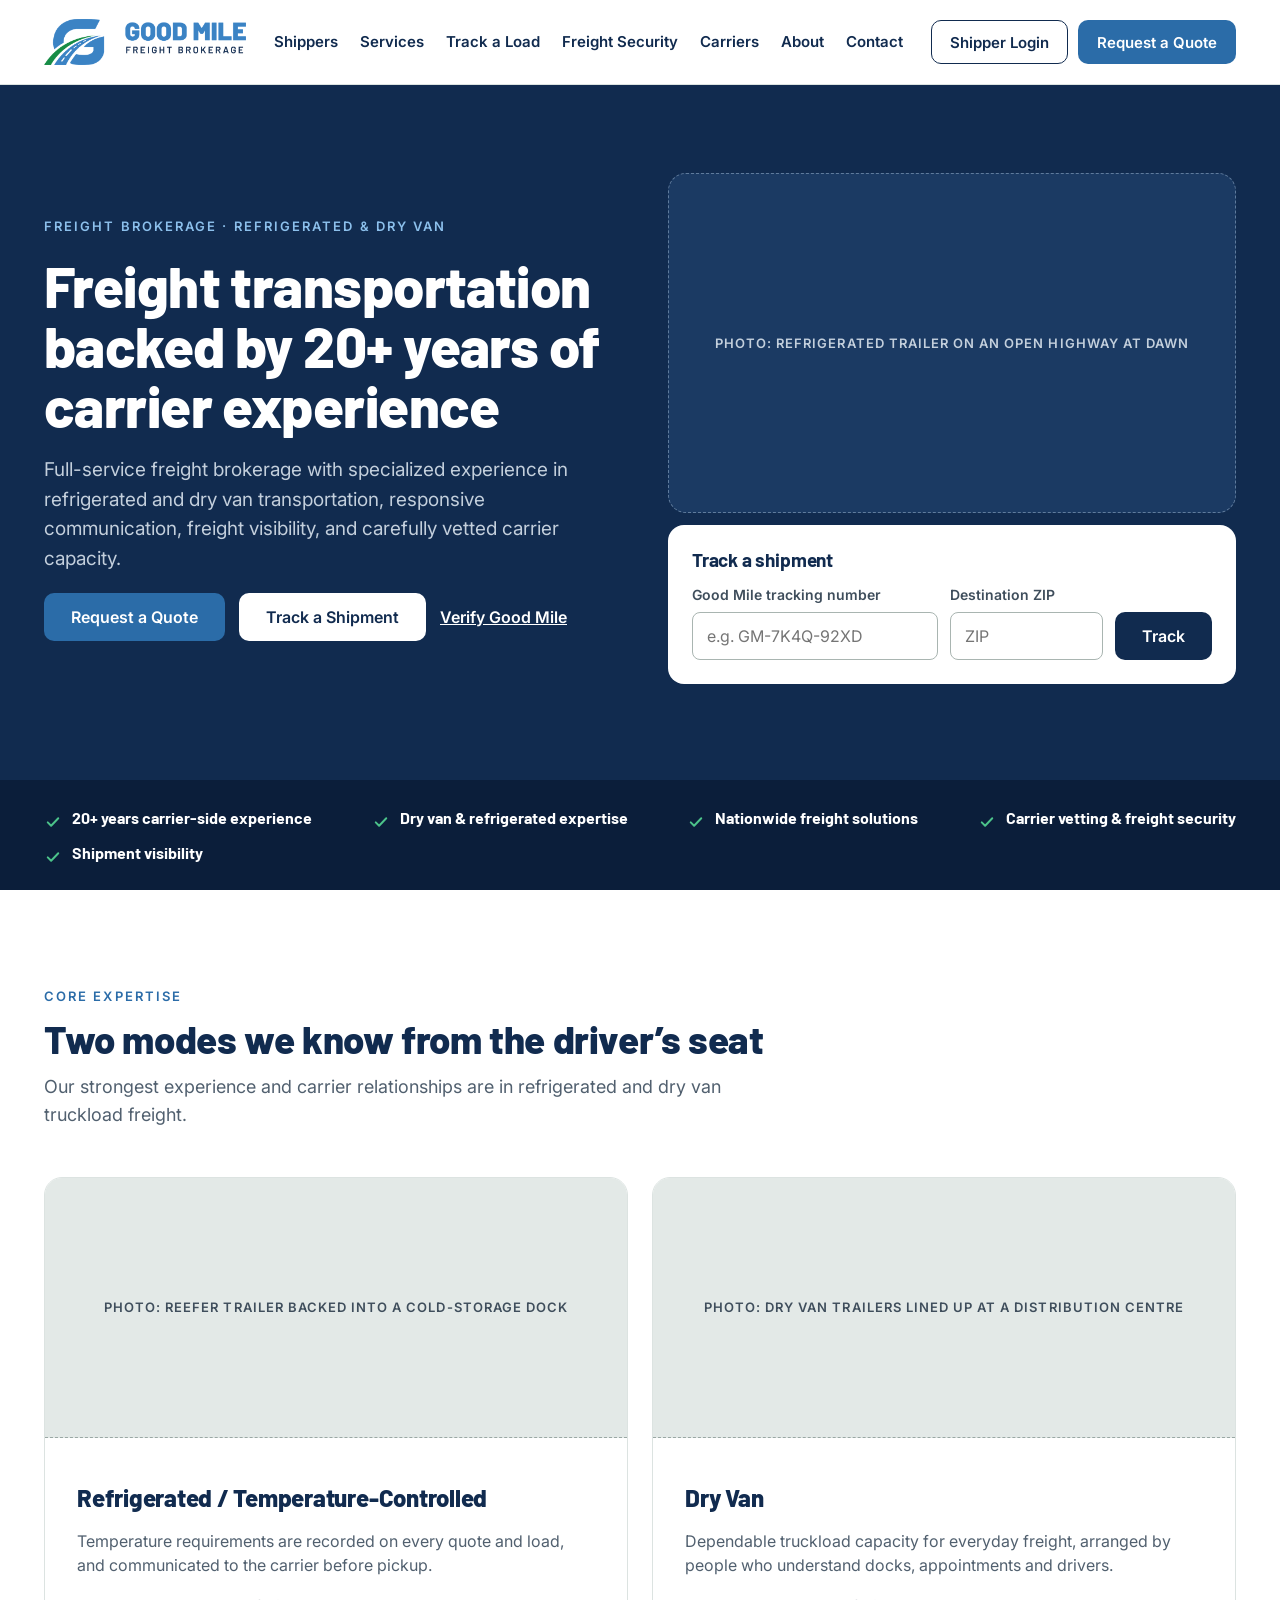
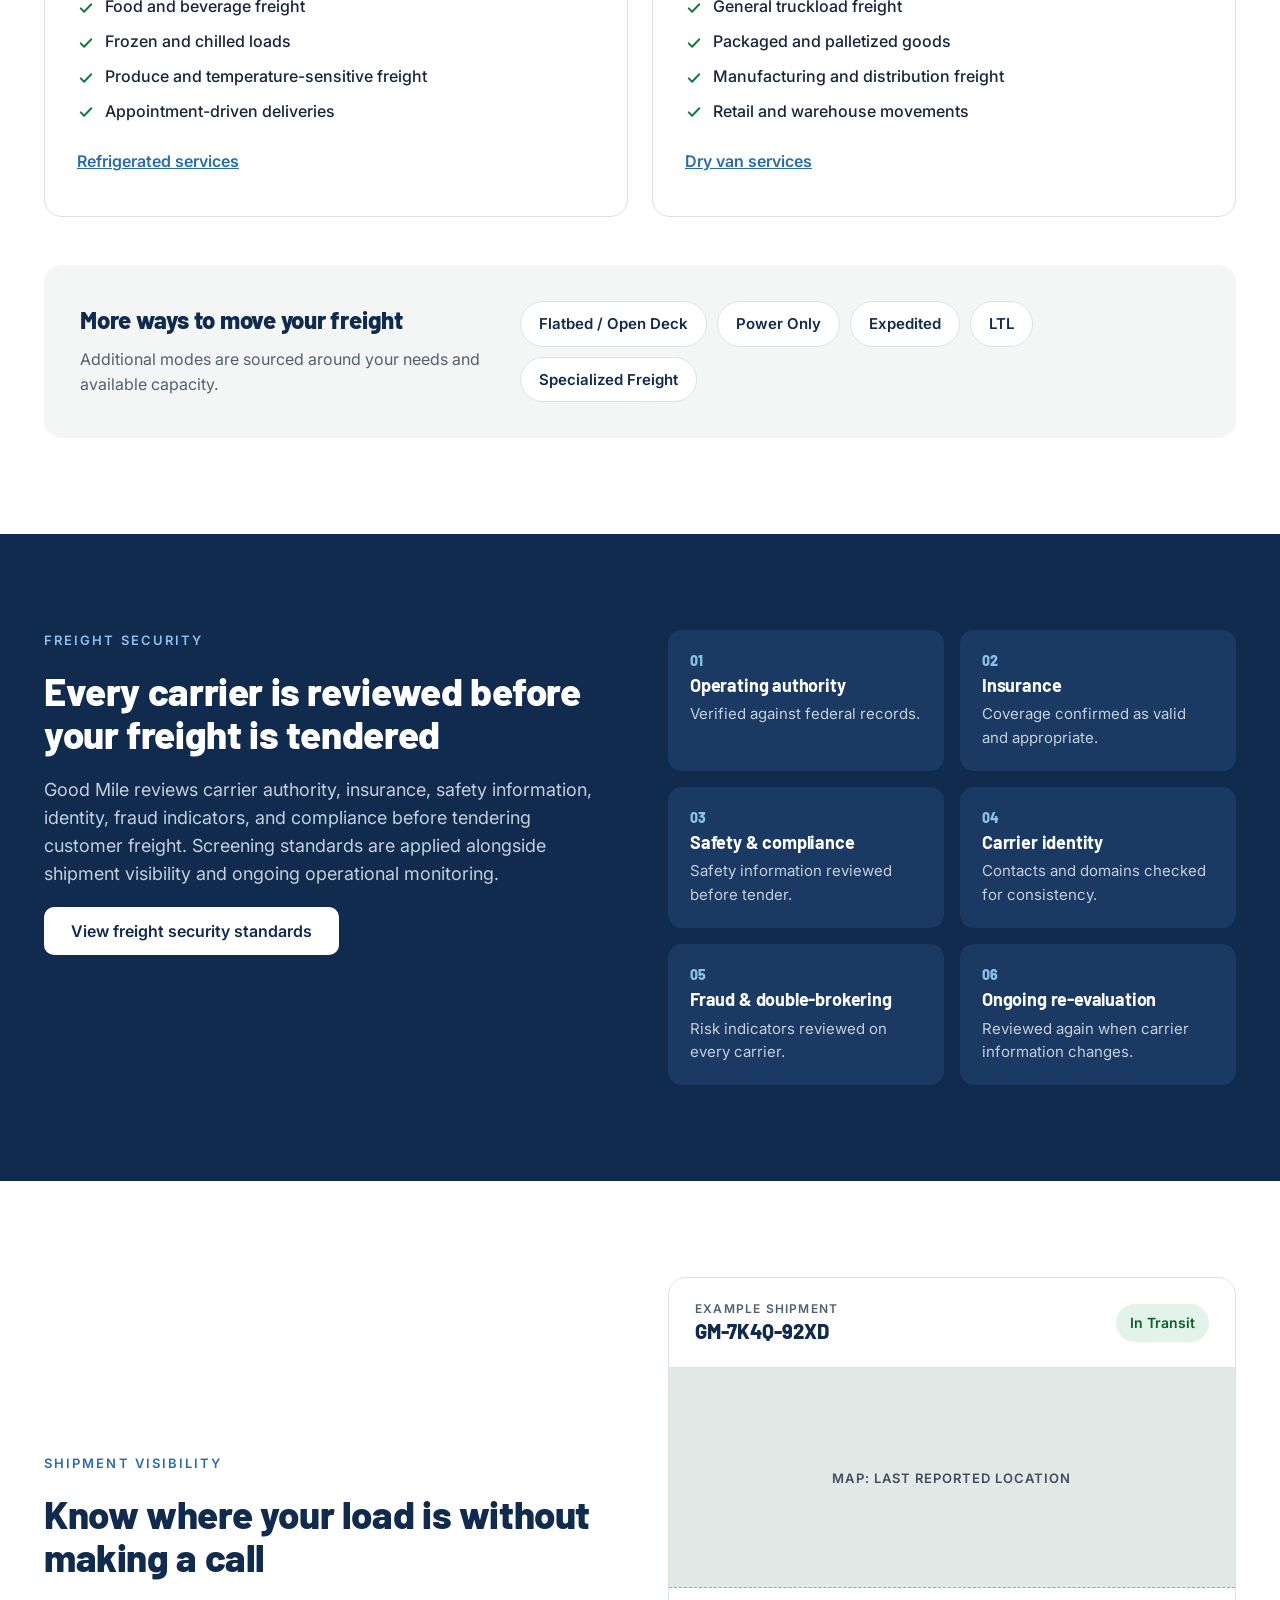
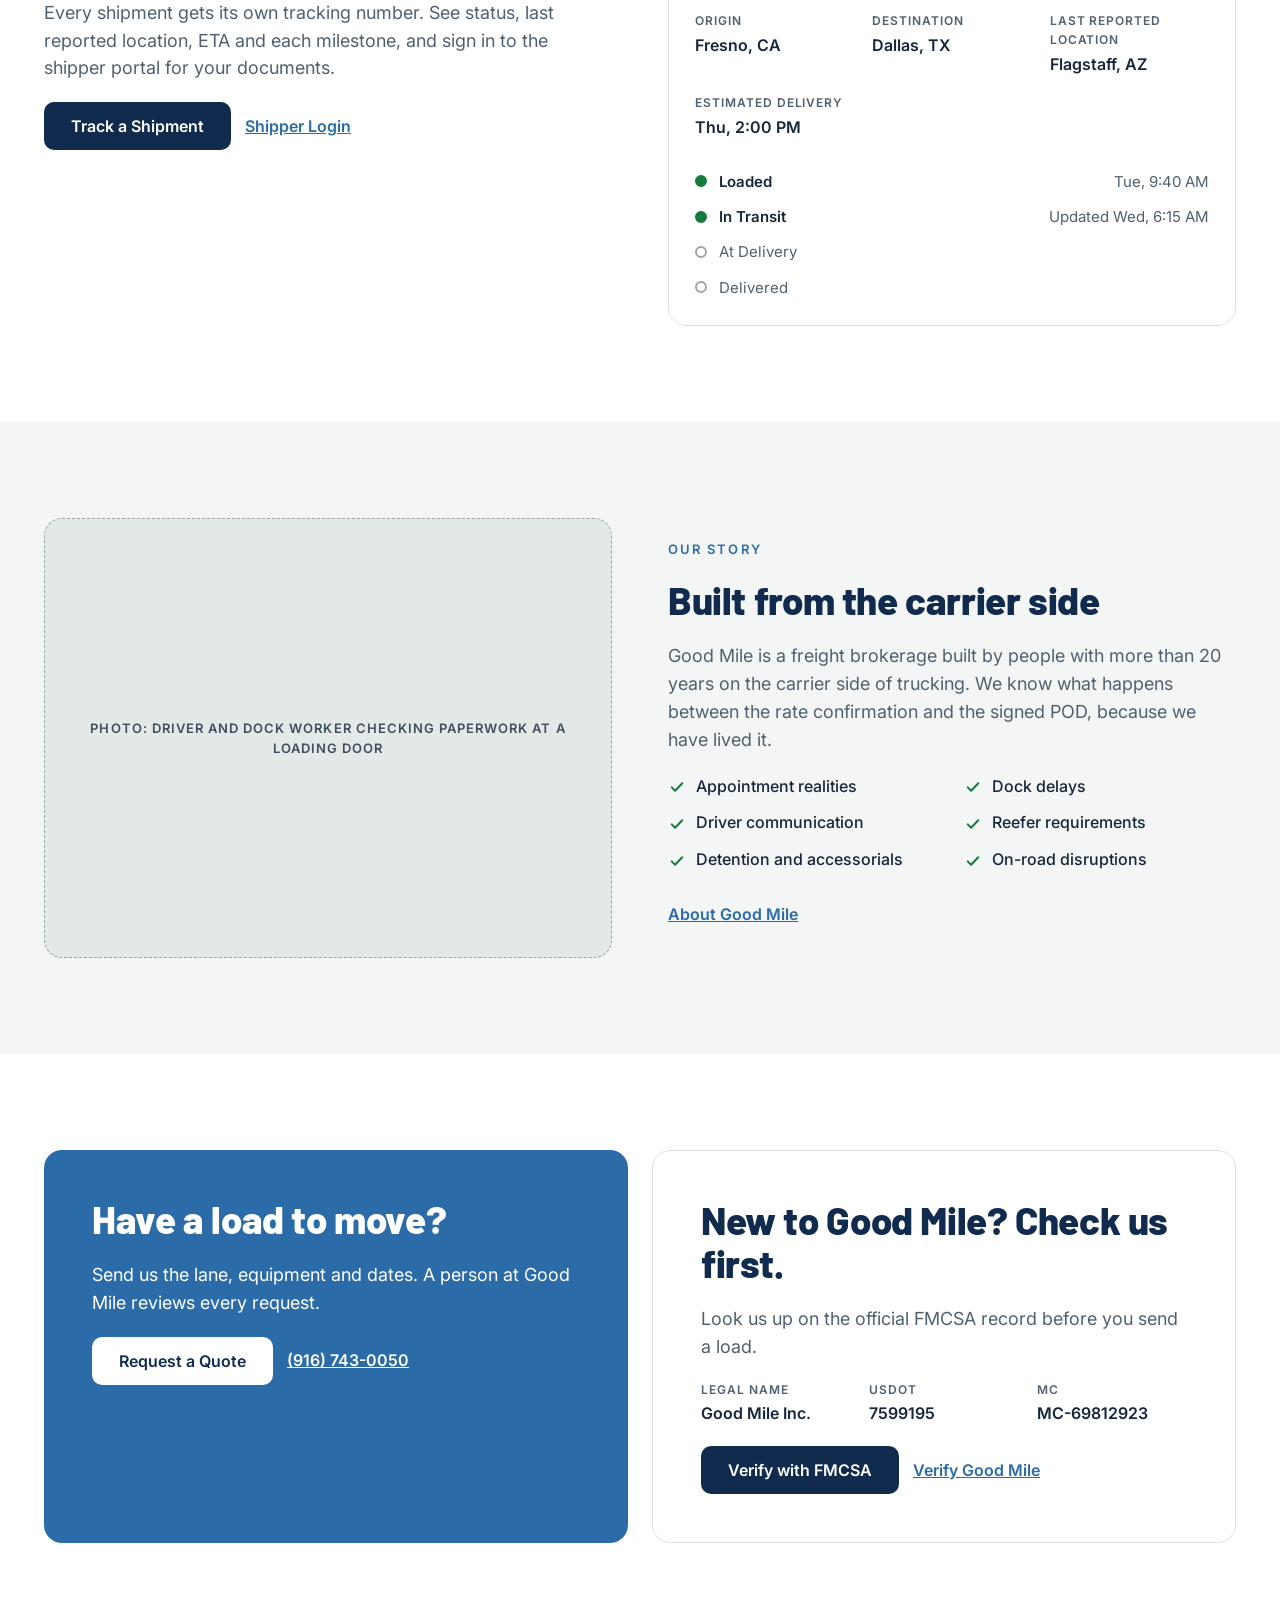
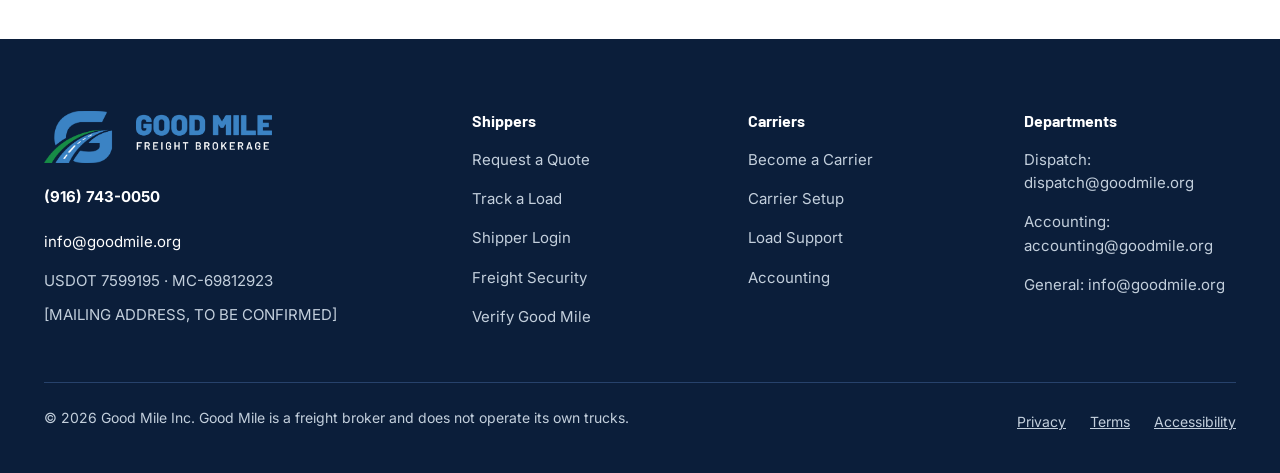
<file: good-mile-website/index.html>
<!doctype html>
<html lang="en">
<head>
<meta charset="utf-8">
<meta name="viewport" content="width=device-width, initial-scale=1">
<title>Good Mile Inc. | Freight Brokerage, Refrigerated and Dry Van</title>
<meta name="description" content="Full-service freight brokerage with specialized experience in refrigerated and dry van transportation, backed by 20+ years of carrier-side experience.">

<link rel="canonical" href="https://goodmile.org/">
<meta property="og:title" content="Good Mile Inc. | Freight Brokerage, Refrigerated and Dry Van">
<meta property="og:description" content="Full-service freight brokerage with specialized experience in refrigerated and dry van transportation, backed by 20+ years of carrier-side experience.">
<meta property="og:type" content="website">
<link rel="icon" type="image/png" href="assets/img/favicon.png">
<link rel="preconnect" href="https://fonts.googleapis.com">
<link rel="preconnect" href="https://fonts.gstatic.com" crossorigin>
<link rel="stylesheet" href="https://fonts.googleapis.com/css2?family=Barlow:wght@600;700;800&family=Inter:wght@400;500;600&display=swap">
<link rel="stylesheet" href="assets/css/styles.css">
</head>
<body>
<a class="skip-link" href="#main">Skip to main content</a>
<header class="site-header">
<div class="container">
<a class="brand" href="index.html"><img src="assets/img/good-mile-logo.png" alt="Good Mile Freight Brokerage, home" width="202" height="46"></a>
<button class="nav-toggle" type="button" aria-label="Menu" aria-expanded="false"><span></span></button>
<nav class="site-nav" aria-label="Primary"><a href="shippers.html">Shippers</a><a href="services.html">Services</a><a href="track.html">Track a Load</a><a href="freight-security.html">Freight Security</a><a href="carriers.html">Carriers</a><a href="about.html">About</a><a href="contact.html">Contact</a></nav>
<div class="header-actions">
<a class="btn btn-outline btn-sm" href="login.html">Shipper Login</a>
<a class="btn btn-primary btn-sm" href="request-a-quote.html">Request a Quote</a>
</div>
</div>
</header>
<main id="main">
<section class="hero"><div class="container split">
<div class="stack">
<div class="eyebrow">Freight brokerage &middot; Refrigerated &amp; Dry Van</div>
<h1>Freight transportation backed by 20+ years of carrier experience</h1>
<p class="lede">Full-service freight brokerage with specialized experience in refrigerated and dry van transportation, responsive communication, freight visibility, and carefully vetted carrier capacity.</p>
<div class="actions"><a class="btn btn-primary" href="request-a-quote.html">Request a Quote</a><a class="btn btn-white" href="track.html">Track a Shipment</a><a class="text-link" href="verify.html" style="color:#fff">Verify Good Mile</a></div>
</div>
<div class="stack-sm">
<div class="placeholder placeholder-dark">Photo: refrigerated trailer on an open highway at dawn</div>
<form class="track-form" action="track.html" data-static>
<h2>Track a shipment</h2>
<div class="row">
<div class="field grow"><label for="trk">Good Mile tracking number</label><input id="trk" name="tracking" type="text" placeholder="e.g. GM-7K4Q-92XD" required></div>
<div class="field"><label for="zip">Destination ZIP</label><input id="zip" name="zip" type="text" inputmode="numeric" placeholder="ZIP" required></div>
<button class="btn btn-navy" type="submit">Track</button>
</div>
<div class="form-status" role="status" tabindex="-1">This form is not connected to a server yet. Nothing was sent. Please call (916) 743-0050 or email dispatch@goodmile.org for now.</div>
</form>
</div>
</div></section>

<section class="trust-strip" aria-label="Why Good Mile"><div class="container"><ul>
<li>20+ years carrier-side experience</li><li>Dry van &amp; refrigerated expertise</li><li>Nationwide freight solutions</li><li>Carrier vetting &amp; freight security</li><li>Shipment visibility</li>
</ul></div></section>

<section class="section"><div class="container stack" style="gap:48px">
<div class="stack-sm narrow"><div class="eyebrow">Core expertise</div><h2>Two modes we know from the driver&rsquo;s seat</h2><p class="lede">Our strongest experience and carrier relationships are in refrigerated and dry van truckload freight.</p></div>
<div class="grid" style="grid-template-columns:repeat(auto-fit,minmax(340px,1fr))">
<article class="card card-media"><div class="placeholder">Photo: reefer trailer backed into a cold-storage dock</div><div class="card-body">
<h3>Refrigerated / Temperature-Controlled</h3><p>Temperature requirements are recorded on every quote and load, and communicated to the carrier before pickup.</p>
<ul class="check-list "><li>Food and beverage freight</li><li>Frozen and chilled loads</li><li>Produce and temperature-sensitive freight</li><li>Appointment-driven deliveries</li></ul>
<a class="text-link" href="services.html#refrigerated">Refrigerated services</a></div></article>
<article class="card card-media"><div class="placeholder">Photo: dry van trailers lined up at a distribution centre</div><div class="card-body">
<h3>Dry Van</h3><p>Dependable truckload capacity for everyday freight, arranged by people who understand docks, appointments and drivers.</p>
<ul class="check-list "><li>General truckload freight</li><li>Packaged and palletized goods</li><li>Manufacturing and distribution freight</li><li>Retail and warehouse movements</li></ul>
<a class="text-link" href="services.html#dry-van">Dry van services</a></div></article>
</div>
<div class="panel split" style="gap:24px 40px"><div class="stack-sm" style="flex:1 1 300px"><h3>More ways to move your freight</h3><p style="color:var(--muted)">Additional modes are sourced around your needs and available capacity.</p></div>
<ul class="pill-list" style="flex:2 1 480px"><li>Flatbed / Open Deck</li><li>Power Only</li><li>Expedited</li><li>LTL</li><li>Specialized Freight</li></ul></div>
</div></section>

<section class="section section-dark"><div class="container split split-top">
<div class="stack"><div class="eyebrow">Freight security</div><h2>Every carrier is reviewed before your freight is tendered</h2>
<p class="lede">Good Mile reviews carrier authority, insurance, safety information, identity, fraud indicators, and compliance before tendering customer freight. Screening standards are applied alongside shipment visibility and ongoing operational monitoring.</p>
<div><a class="btn btn-white" href="freight-security.html">View freight security standards</a></div></div>
<div class="grid-sm">
<div class="card-dark"><span class="num">01</span><h3>Operating authority</h3><p>Verified against federal records.</p></div>
<div class="card-dark"><span class="num">02</span><h3>Insurance</h3><p>Coverage confirmed as valid and appropriate.</p></div>
<div class="card-dark"><span class="num">03</span><h3>Safety &amp; compliance</h3><p>Safety information reviewed before tender.</p></div>
<div class="card-dark"><span class="num">04</span><h3>Carrier identity</h3><p>Contacts and domains checked for consistency.</p></div>
<div class="card-dark"><span class="num">05</span><h3>Fraud &amp; double-brokering</h3><p>Risk indicators reviewed on every carrier.</p></div>
<div class="card-dark"><span class="num">06</span><h3>Ongoing re-evaluation</h3><p>Reviewed again when carrier information changes.</p></div>
</div></div></section>

<section class="section"><div class="container split">
<div class="stack"><div class="eyebrow">Shipment visibility</div><h2>Know where your load is without making a call</h2>
<p class="lede">Every shipment gets its own tracking number. See status, last reported location, ETA and each milestone, and sign in to the shipper portal for your documents.</p>
<div class="actions"><a class="btn btn-navy" href="track.html">Track a Shipment</a><a class="text-link" href="login.html">Shipper Login</a></div></div>
<div class="track-card" aria-label="Example shipment">
<div class="track-head"><div><small>Example shipment</small><strong>GM-7K4Q-92XD</strong></div><span class="status">In Transit</span></div>
<div class="placeholder">Map: last reported location</div>
<dl class="data"><div><dt>Origin</dt><dd>Fresno, CA</dd></div><div><dt>Destination</dt><dd>Dallas, TX</dd></div><div><dt>Last reported location</dt><dd>Flagstaff, AZ</dd></div><div><dt>Estimated delivery</dt><dd>Thu, 2:00 PM</dd></div></dl>
<ol class="timeline"><li class="done">Loaded <span>Tue, 9:40 AM</span></li><li class="done">In Transit <span>Updated Wed, 6:15 AM</span></li><li>At Delivery</li><li>Delivered</li></ol>
</div></div></section>

<section class="section section-mist"><div class="container split">
<div class="placeholder placeholder-tall">Photo: driver and dock worker checking paperwork at a loading door</div>
<div class="stack"><div class="eyebrow">Our story</div><h2>Built from the carrier side</h2>
<p class="lede">Good Mile is a freight brokerage built by people with more than 20 years on the carrier side of trucking. We know what happens between the rate confirmation and the signed POD, because we have lived it.</p>
<ul class="check-list cols"><li>Appointment realities</li><li>Dock delays</li><li>Driver communication</li><li>Reefer requirements</li><li>Detention and accessorials</li><li>On-road disruptions</li></ul>
<a class="text-link" href="about.html">About Good Mile</a></div>
</div></section>
<section class="section"><div class="container grid">
<div class="panel-navy stack"><h2>Have a load to move?</h2><p class="lede">Send us the lane, equipment and dates. A person at Good Mile reviews every request.</p>
<div class="actions"><a class="btn btn-primary" href="request-a-quote.html">Request a Quote</a><a class="text-link" href="tel:+19167430050">(916) 743-0050</a></div></div>
<div class="panel-outline stack"><h2>New to Good Mile? Check us first.</h2><p class="lede">Look us up on the official FMCSA record before you send a load.</p>
<dl class="data"><div><dt>Legal name</dt><dd>Good Mile Inc.</dd></div><div><dt>USDOT</dt><dd>7599195</dd></div><div><dt>MC</dt><dd>MC-69812923</dd></div></dl>
<div class="actions"><a class="btn btn-navy" href="https://safer.fmcsa.dot.gov/" rel="noopener">Verify with FMCSA</a><a class="text-link" href="verify.html">Verify Good Mile</a></div></div>
</div></section>
</main>
<footer class="site-footer">
<div class="container">
<div class="cols">
<div class="about">
<img src="assets/img/good-mile-logo-reversed.png" alt="Good Mile Freight Brokerage" width="228" height="52">
<a href="tel:+19167430050"><strong>(916) 743-0050</strong></a>
<a href="mailto:info@goodmile.org">info@goodmile.org</a>
<div>USDOT 7599195 &middot; MC-69812923</div>
<div>[MAILING ADDRESS, TO BE CONFIRMED]</div>
</div>
<nav aria-label="Shippers"><h2>Shippers</h2>
<a href="request-a-quote.html">Request a Quote</a><a href="track.html">Track a Load</a><a href="login.html">Shipper Login</a><a href="freight-security.html">Freight Security</a><a href="verify.html">Verify Good Mile</a></nav>
<nav aria-label="Carriers"><h2>Carriers</h2>
<a href="carriers.html#become-a-carrier">Become a Carrier</a><a href="carriers.html#setup">Carrier Setup</a><a href="carriers.html#support">Load Support</a><a href="carriers.html#accounting">Accounting</a></nav>
<div><h2>Departments</h2>
<a href="mailto:dispatch@goodmile.org">Dispatch: dispatch@goodmile.org</a><a href="mailto:accounting@goodmile.org">Accounting: accounting@goodmile.org</a><a href="mailto:info@goodmile.org">General: info@goodmile.org</a></div>
</div>
<div class="legal">
<div>&copy; <span id="year">2026</span> Good Mile Inc. Good Mile is a freight broker and does not operate its own trucks.</div>
<nav aria-label="Legal"><a href="privacy.html">Privacy</a><a href="terms.html">Terms</a><a href="privacy.html#accessibility">Accessibility</a></nav>
</div>
</div>
</footer>
<script src="assets/js/main.js"></script>
</body>
</html>
</file>
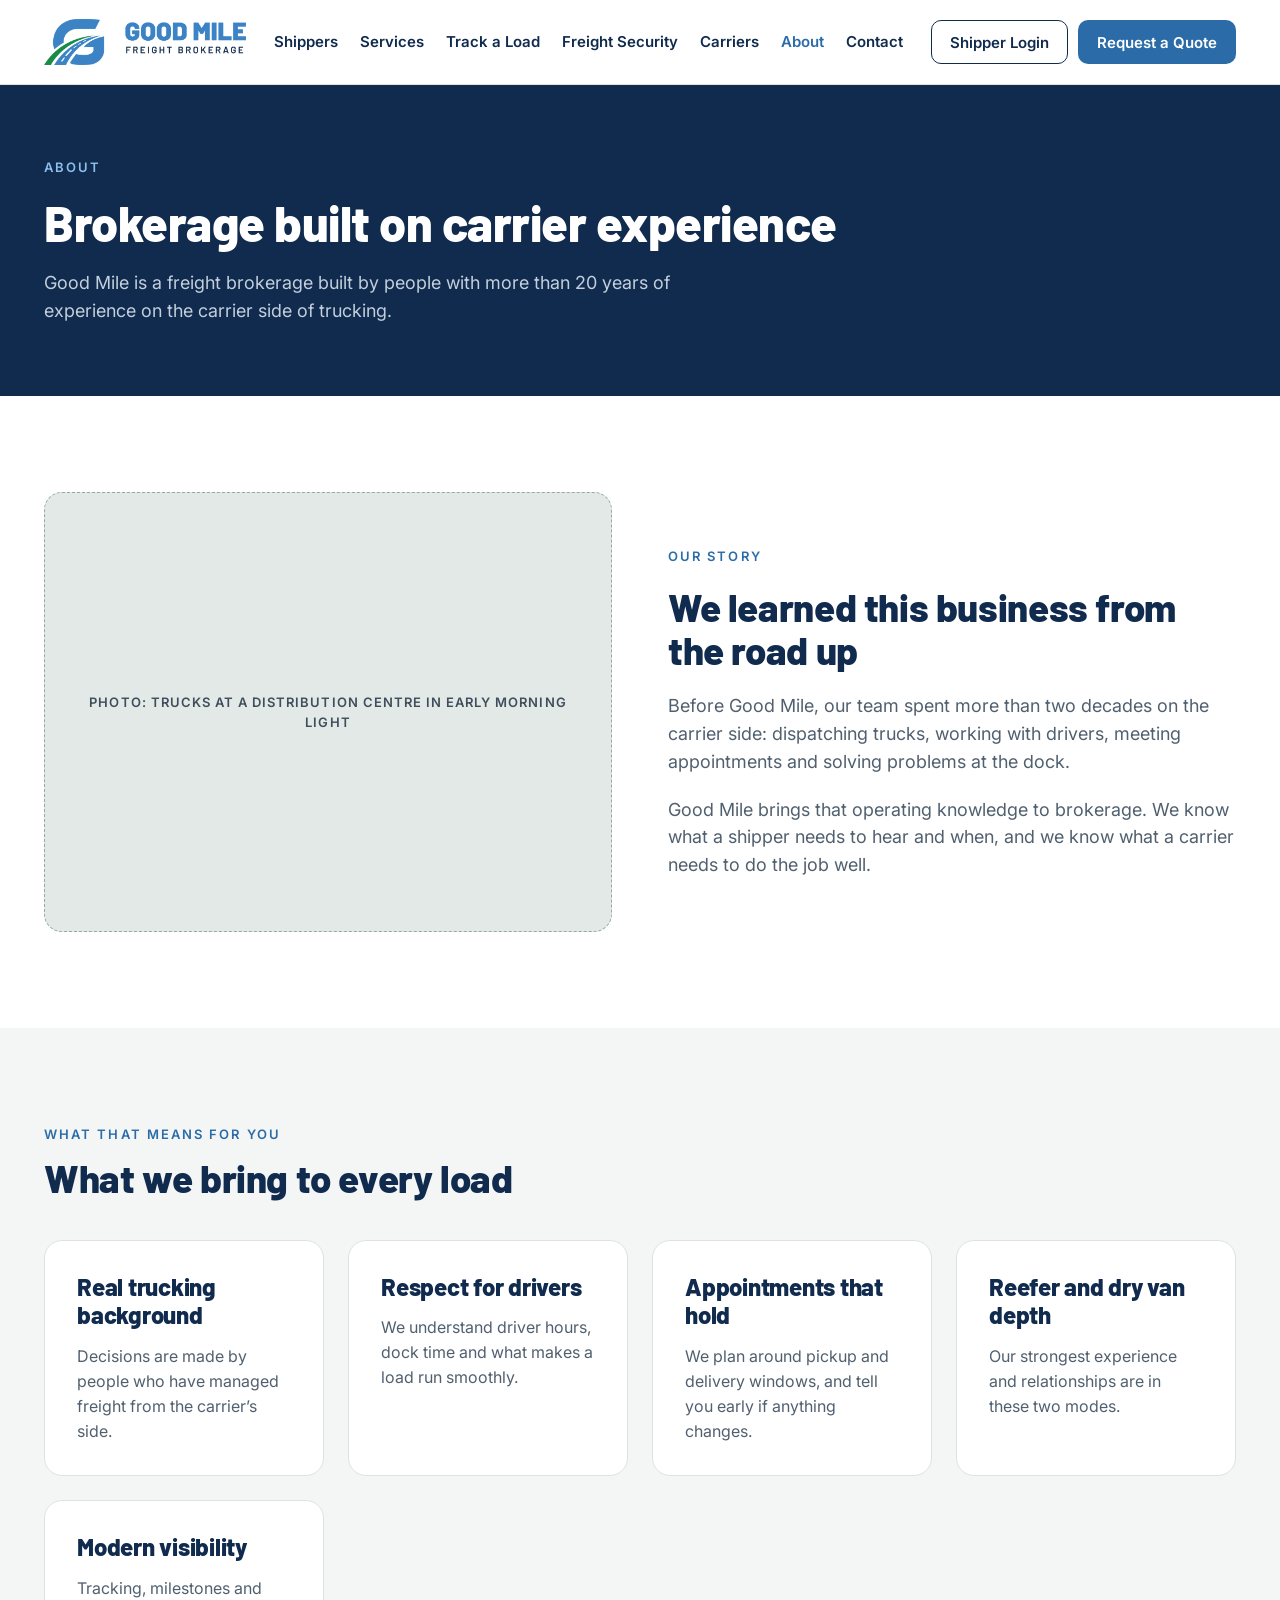
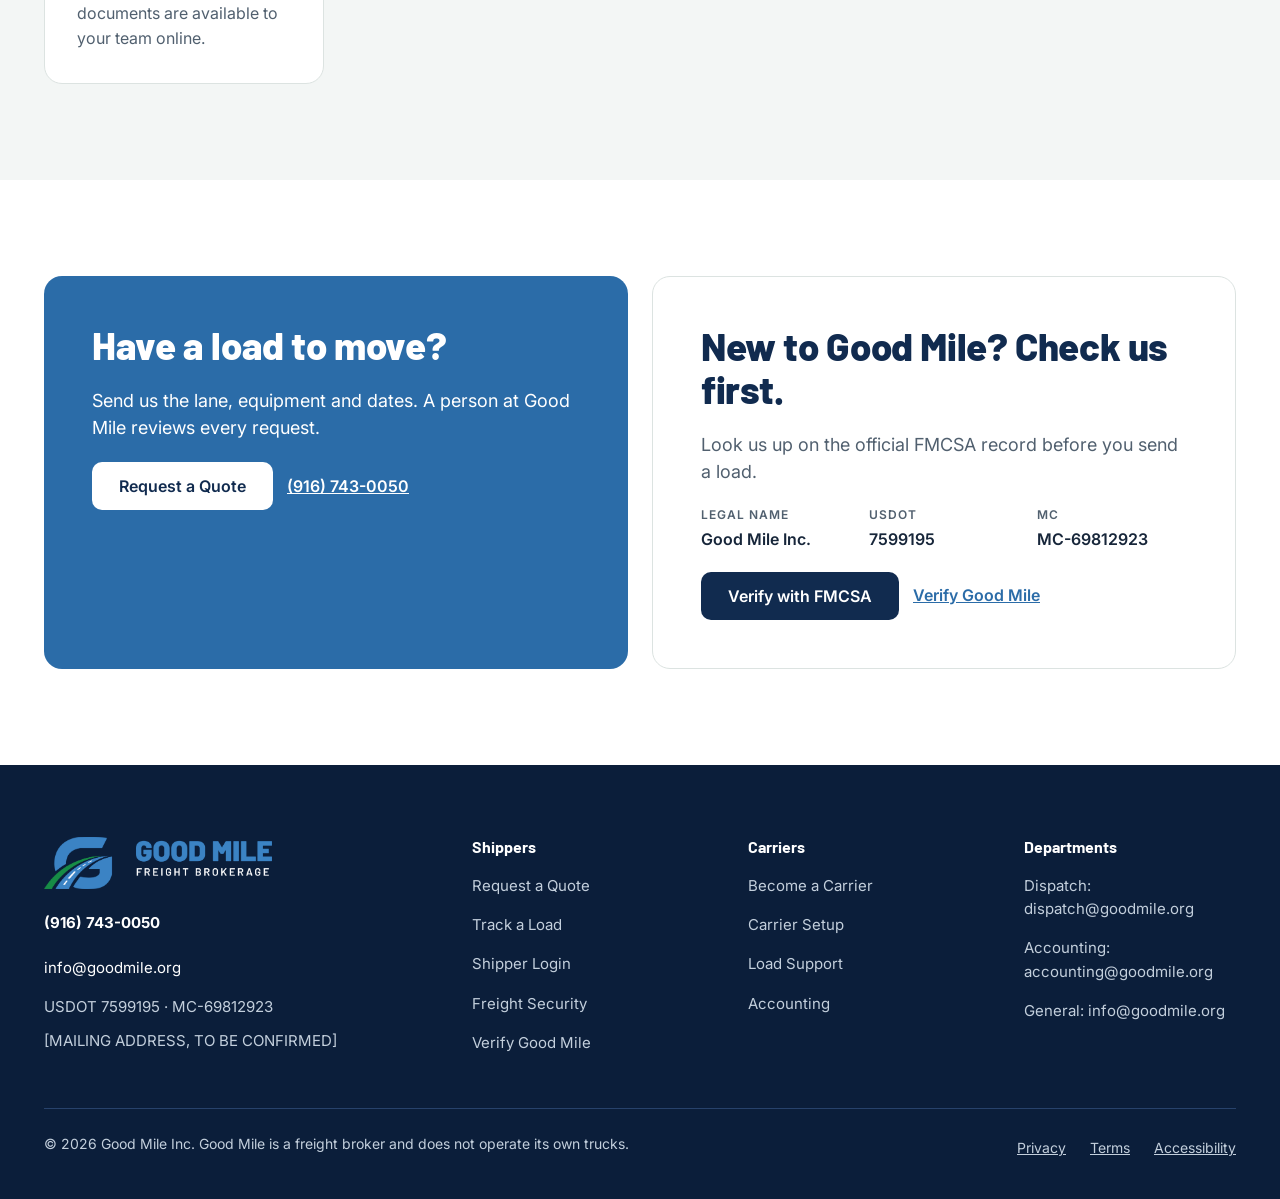
<file: good-mile-website/about.html>
<!doctype html>
<html lang="en">
<head>
<meta charset="utf-8">
<meta name="viewport" content="width=device-width, initial-scale=1">
<title>About Good Mile Inc. | Brokerage Built on Carrier Experience</title>
<meta name="description" content="Good Mile is a freight brokerage built by people with more than 20 years of experience on the carrier side of trucking.">

<link rel="canonical" href="https://goodmile.org/about.html">
<meta property="og:title" content="About Good Mile Inc. | Brokerage Built on Carrier Experience">
<meta property="og:description" content="Good Mile is a freight brokerage built by people with more than 20 years of experience on the carrier side of trucking.">
<meta property="og:type" content="website">
<link rel="icon" type="image/png" href="assets/img/favicon.png">
<link rel="preconnect" href="https://fonts.googleapis.com">
<link rel="preconnect" href="https://fonts.gstatic.com" crossorigin>
<link rel="stylesheet" href="https://fonts.googleapis.com/css2?family=Barlow:wght@600;700;800&family=Inter:wght@400;500;600&display=swap">
<link rel="stylesheet" href="assets/css/styles.css">
</head>
<body>
<a class="skip-link" href="#main">Skip to main content</a>
<header class="site-header">
<div class="container">
<a class="brand" href="index.html"><img src="assets/img/good-mile-logo.png" alt="Good Mile Freight Brokerage, home" width="202" height="46"></a>
<button class="nav-toggle" type="button" aria-label="Menu" aria-expanded="false"><span></span></button>
<nav class="site-nav" aria-label="Primary"><a href="shippers.html">Shippers</a><a href="services.html">Services</a><a href="track.html">Track a Load</a><a href="freight-security.html">Freight Security</a><a href="carriers.html">Carriers</a><a href="about.html" aria-current="page">About</a><a href="contact.html">Contact</a></nav>
<div class="header-actions">
<a class="btn btn-outline btn-sm" href="login.html">Shipper Login</a>
<a class="btn btn-primary btn-sm" href="request-a-quote.html">Request a Quote</a>
</div>
</div>
</header>
<main id="main">
<section class="page-hero"><div class="container stack"><div class="eyebrow">About</div><h1>Brokerage built on carrier experience</h1><p class="lede">Good Mile is a freight brokerage built by people with more than 20 years of experience on the carrier side of trucking.</p></div></section><section class="section"><div class="container split">
<div class="placeholder placeholder-tall">Photo: trucks at a distribution centre in early morning light</div>
<div class="stack"><div class="eyebrow">Our story</div><h2>We learned this business from the road up</h2>
<p class="lede">Before Good Mile, our team spent more than two decades on the carrier side: dispatching trucks, working with drivers, meeting appointments and solving problems at the dock.</p>
<p class="lede">Good Mile brings that operating knowledge to brokerage. We know what a shipper needs to hear and when, and we know what a carrier needs to do the job well.</p></div>
</div></section>
<section class="section section-mist"><div class="container stack" style="gap:40px"><div class="stack-sm narrow"><div class="eyebrow">What that means for you</div><h2>What we bring to every load</h2></div><div class="grid">
<div class="card"><h3>Real trucking background</h3><p>Decisions are made by people who have managed freight from the carrier&rsquo;s side.</p></div>
<div class="card"><h3>Respect for drivers</h3><p>We understand driver hours, dock time and what makes a load run smoothly.</p></div>
<div class="card"><h3>Appointments that hold</h3><p>We plan around pickup and delivery windows, and tell you early if anything changes.</p></div>
<div class="card"><h3>Reefer and dry van depth</h3><p>Our strongest experience and relationships are in these two modes.</p></div>
<div class="card"><h3>Modern visibility</h3><p>Tracking, milestones and documents are available to your team online.</p></div>
</div></div></section><section class="section"><div class="container grid">
<div class="panel-navy stack"><h2>Have a load to move?</h2><p class="lede">Send us the lane, equipment and dates. A person at Good Mile reviews every request.</p>
<div class="actions"><a class="btn btn-primary" href="request-a-quote.html">Request a Quote</a><a class="text-link" href="tel:+19167430050">(916) 743-0050</a></div></div>
<div class="panel-outline stack"><h2>New to Good Mile? Check us first.</h2><p class="lede">Look us up on the official FMCSA record before you send a load.</p>
<dl class="data"><div><dt>Legal name</dt><dd>Good Mile Inc.</dd></div><div><dt>USDOT</dt><dd>7599195</dd></div><div><dt>MC</dt><dd>MC-69812923</dd></div></dl>
<div class="actions"><a class="btn btn-navy" href="https://safer.fmcsa.dot.gov/" rel="noopener">Verify with FMCSA</a><a class="text-link" href="verify.html">Verify Good Mile</a></div></div>
</div></section>
</main>
<footer class="site-footer">
<div class="container">
<div class="cols">
<div class="about">
<img src="assets/img/good-mile-logo-reversed.png" alt="Good Mile Freight Brokerage" width="228" height="52">
<a href="tel:+19167430050"><strong>(916) 743-0050</strong></a>
<a href="mailto:info@goodmile.org">info@goodmile.org</a>
<div>USDOT 7599195 &middot; MC-69812923</div>
<div>[MAILING ADDRESS, TO BE CONFIRMED]</div>
</div>
<nav aria-label="Shippers"><h2>Shippers</h2>
<a href="request-a-quote.html">Request a Quote</a><a href="track.html">Track a Load</a><a href="login.html">Shipper Login</a><a href="freight-security.html">Freight Security</a><a href="verify.html">Verify Good Mile</a></nav>
<nav aria-label="Carriers"><h2>Carriers</h2>
<a href="carriers.html#become-a-carrier">Become a Carrier</a><a href="carriers.html#setup">Carrier Setup</a><a href="carriers.html#support">Load Support</a><a href="carriers.html#accounting">Accounting</a></nav>
<div><h2>Departments</h2>
<a href="mailto:dispatch@goodmile.org">Dispatch: dispatch@goodmile.org</a><a href="mailto:accounting@goodmile.org">Accounting: accounting@goodmile.org</a><a href="mailto:info@goodmile.org">General: info@goodmile.org</a></div>
</div>
<div class="legal">
<div>&copy; <span id="year">2026</span> Good Mile Inc. Good Mile is a freight broker and does not operate its own trucks.</div>
<nav aria-label="Legal"><a href="privacy.html">Privacy</a><a href="terms.html">Terms</a><a href="privacy.html#accessibility">Accessibility</a></nav>
</div>
</div>
</footer>
<script src="assets/js/main.js"></script>
</body>
</html>
</file>
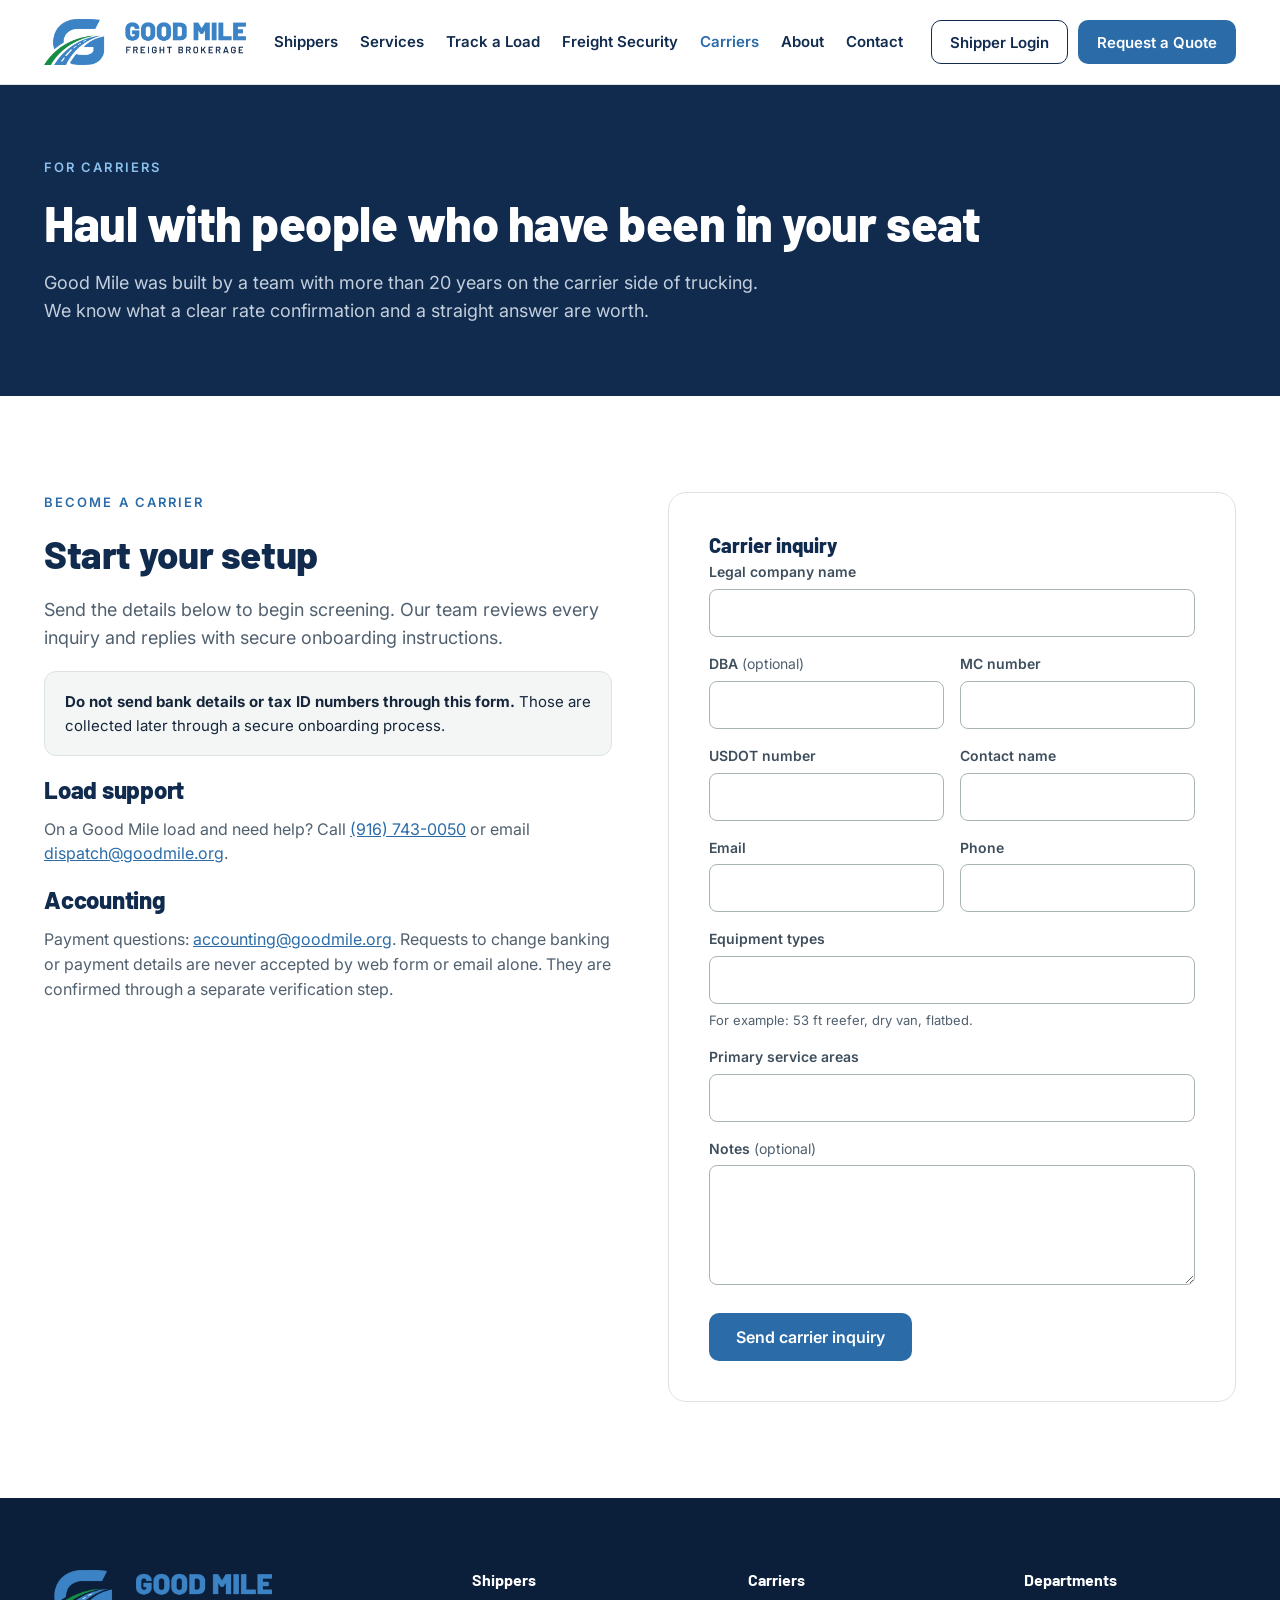
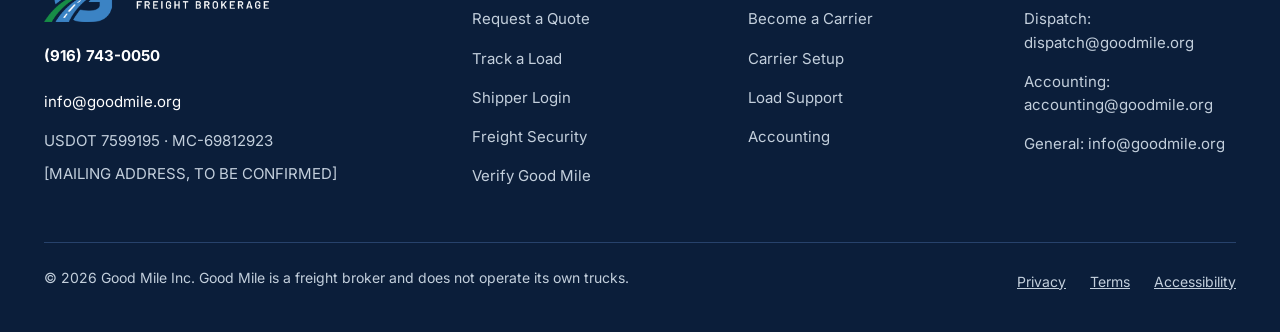
<file: good-mile-website/carriers.html>
<!doctype html>
<html lang="en">
<head>
<meta charset="utf-8">
<meta name="viewport" content="width=device-width, initial-scale=1">
<title>For Carriers | Haul With Good Mile Inc.</title>
<meta name="description" content="Carriers: start the setup process with Good Mile, reach dispatch for load support, and contact accounting.">

<link rel="canonical" href="https://goodmile.org/carriers.html">
<meta property="og:title" content="For Carriers | Haul With Good Mile Inc.">
<meta property="og:description" content="Carriers: start the setup process with Good Mile, reach dispatch for load support, and contact accounting.">
<meta property="og:type" content="website">
<link rel="icon" type="image/png" href="assets/img/favicon.png">
<link rel="preconnect" href="https://fonts.googleapis.com">
<link rel="preconnect" href="https://fonts.gstatic.com" crossorigin>
<link rel="stylesheet" href="https://fonts.googleapis.com/css2?family=Barlow:wght@600;700;800&family=Inter:wght@400;500;600&display=swap">
<link rel="stylesheet" href="assets/css/styles.css">
</head>
<body>
<a class="skip-link" href="#main">Skip to main content</a>
<header class="site-header">
<div class="container">
<a class="brand" href="index.html"><img src="assets/img/good-mile-logo.png" alt="Good Mile Freight Brokerage, home" width="202" height="46"></a>
<button class="nav-toggle" type="button" aria-label="Menu" aria-expanded="false"><span></span></button>
<nav class="site-nav" aria-label="Primary"><a href="shippers.html">Shippers</a><a href="services.html">Services</a><a href="track.html">Track a Load</a><a href="freight-security.html">Freight Security</a><a href="carriers.html" aria-current="page">Carriers</a><a href="about.html">About</a><a href="contact.html">Contact</a></nav>
<div class="header-actions">
<a class="btn btn-outline btn-sm" href="login.html">Shipper Login</a>
<a class="btn btn-primary btn-sm" href="request-a-quote.html">Request a Quote</a>
</div>
</div>
</header>
<main id="main">
<section class="page-hero"><div class="container stack"><div class="eyebrow">For carriers</div><h1>Haul with people who have been in your seat</h1><p class="lede">Good Mile was built by a team with more than 20 years on the carrier side of trucking. We know what a clear rate confirmation and a straight answer are worth.</p></div></section><section class="section"><div class="container split split-top">
<div class="stack" id="become-a-carrier"><div class="eyebrow">Become a carrier</div><h2>Start your setup</h2>
<p class="lede">Send the details below to begin screening. Our team reviews every inquiry and replies with secure onboarding instructions.</p>
<p class="notice" id="setup"><strong>Do not send bank details or tax ID numbers through this form.</strong> Those are collected later through a secure onboarding process.</p>
<div class="stack-sm" id="support"><h3>Load support</h3><p style="color:var(--muted)">On a Good Mile load and need help? Call <a href="tel:+19167430050">(916) 743-0050</a> or email <a href="mailto:dispatch@goodmile.org">dispatch@goodmile.org</a>.</p></div>
<div class="stack-sm" id="accounting"><h3>Accounting</h3><p style="color:var(--muted)">Payment questions: <a href="mailto:accounting@goodmile.org">accounting@goodmile.org</a>. Requests to change banking or payment details are never accepted by web form or email alone. They are confirmed through a separate verification step.</p></div>
</div>
<div class="form-card"><form class="form" action="#" method="post" data-static>
<fieldset><legend>Carrier inquiry</legend><div class="fields">
<div class="field wide"><label for="legal-name">Legal company name</label><input id="legal-name" name="legal-name" type="text" required ></div><div class="field"><label for="dba">DBA <span class="optional">(optional)</span></label><input id="dba" name="dba" type="text" ></div><div class="field"><label for="mc">MC number</label><input id="mc" name="mc" type="text" required ></div><div class="field"><label for="usdot">USDOT number</label><input id="usdot" name="usdot" type="text" required ></div><div class="field"><label for="c-contact">Contact name</label><input id="c-contact" name="c-contact" type="text" required ></div><div class="field"><label for="c-email">Email</label><input id="c-email" name="c-email" type="email" required ></div><div class="field"><label for="c-phone">Phone</label><input id="c-phone" name="c-phone" type="tel" required ></div>
<div class="field wide"><label for="c-equipment">Equipment types</label><input id="c-equipment" name="c-equipment" type="text" required ><span class="hint">For example: 53 ft reefer, dry van, flatbed.</span></div><div class="field wide"><label for="areas">Primary service areas</label><input id="areas" name="areas" type="text" required ></div><div class="field wide"><label for="c-notes">Notes <span class="optional">(optional)</span></label><textarea id="c-notes" name="c-notes"></textarea></div>
</div></fieldset>
<div class="form-status" role="status" tabindex="-1">This form is not connected to a server yet. Nothing was sent. Please call (916) 743-0050 or email dispatch@goodmile.org for now.</div>
<div><button class="btn btn-primary" type="submit">Send carrier inquiry</button></div>
</form></div>
</div></section>
</main>
<footer class="site-footer">
<div class="container">
<div class="cols">
<div class="about">
<img src="assets/img/good-mile-logo-reversed.png" alt="Good Mile Freight Brokerage" width="228" height="52">
<a href="tel:+19167430050"><strong>(916) 743-0050</strong></a>
<a href="mailto:info@goodmile.org">info@goodmile.org</a>
<div>USDOT 7599195 &middot; MC-69812923</div>
<div>[MAILING ADDRESS, TO BE CONFIRMED]</div>
</div>
<nav aria-label="Shippers"><h2>Shippers</h2>
<a href="request-a-quote.html">Request a Quote</a><a href="track.html">Track a Load</a><a href="login.html">Shipper Login</a><a href="freight-security.html">Freight Security</a><a href="verify.html">Verify Good Mile</a></nav>
<nav aria-label="Carriers"><h2>Carriers</h2>
<a href="carriers.html#become-a-carrier">Become a Carrier</a><a href="carriers.html#setup">Carrier Setup</a><a href="carriers.html#support">Load Support</a><a href="carriers.html#accounting">Accounting</a></nav>
<div><h2>Departments</h2>
<a href="mailto:dispatch@goodmile.org">Dispatch: dispatch@goodmile.org</a><a href="mailto:accounting@goodmile.org">Accounting: accounting@goodmile.org</a><a href="mailto:info@goodmile.org">General: info@goodmile.org</a></div>
</div>
<div class="legal">
<div>&copy; <span id="year">2026</span> Good Mile Inc. Good Mile is a freight broker and does not operate its own trucks.</div>
<nav aria-label="Legal"><a href="privacy.html">Privacy</a><a href="terms.html">Terms</a><a href="privacy.html#accessibility">Accessibility</a></nav>
</div>
</div>
</footer>
<script src="assets/js/main.js"></script>
</body>
</html>
</file>
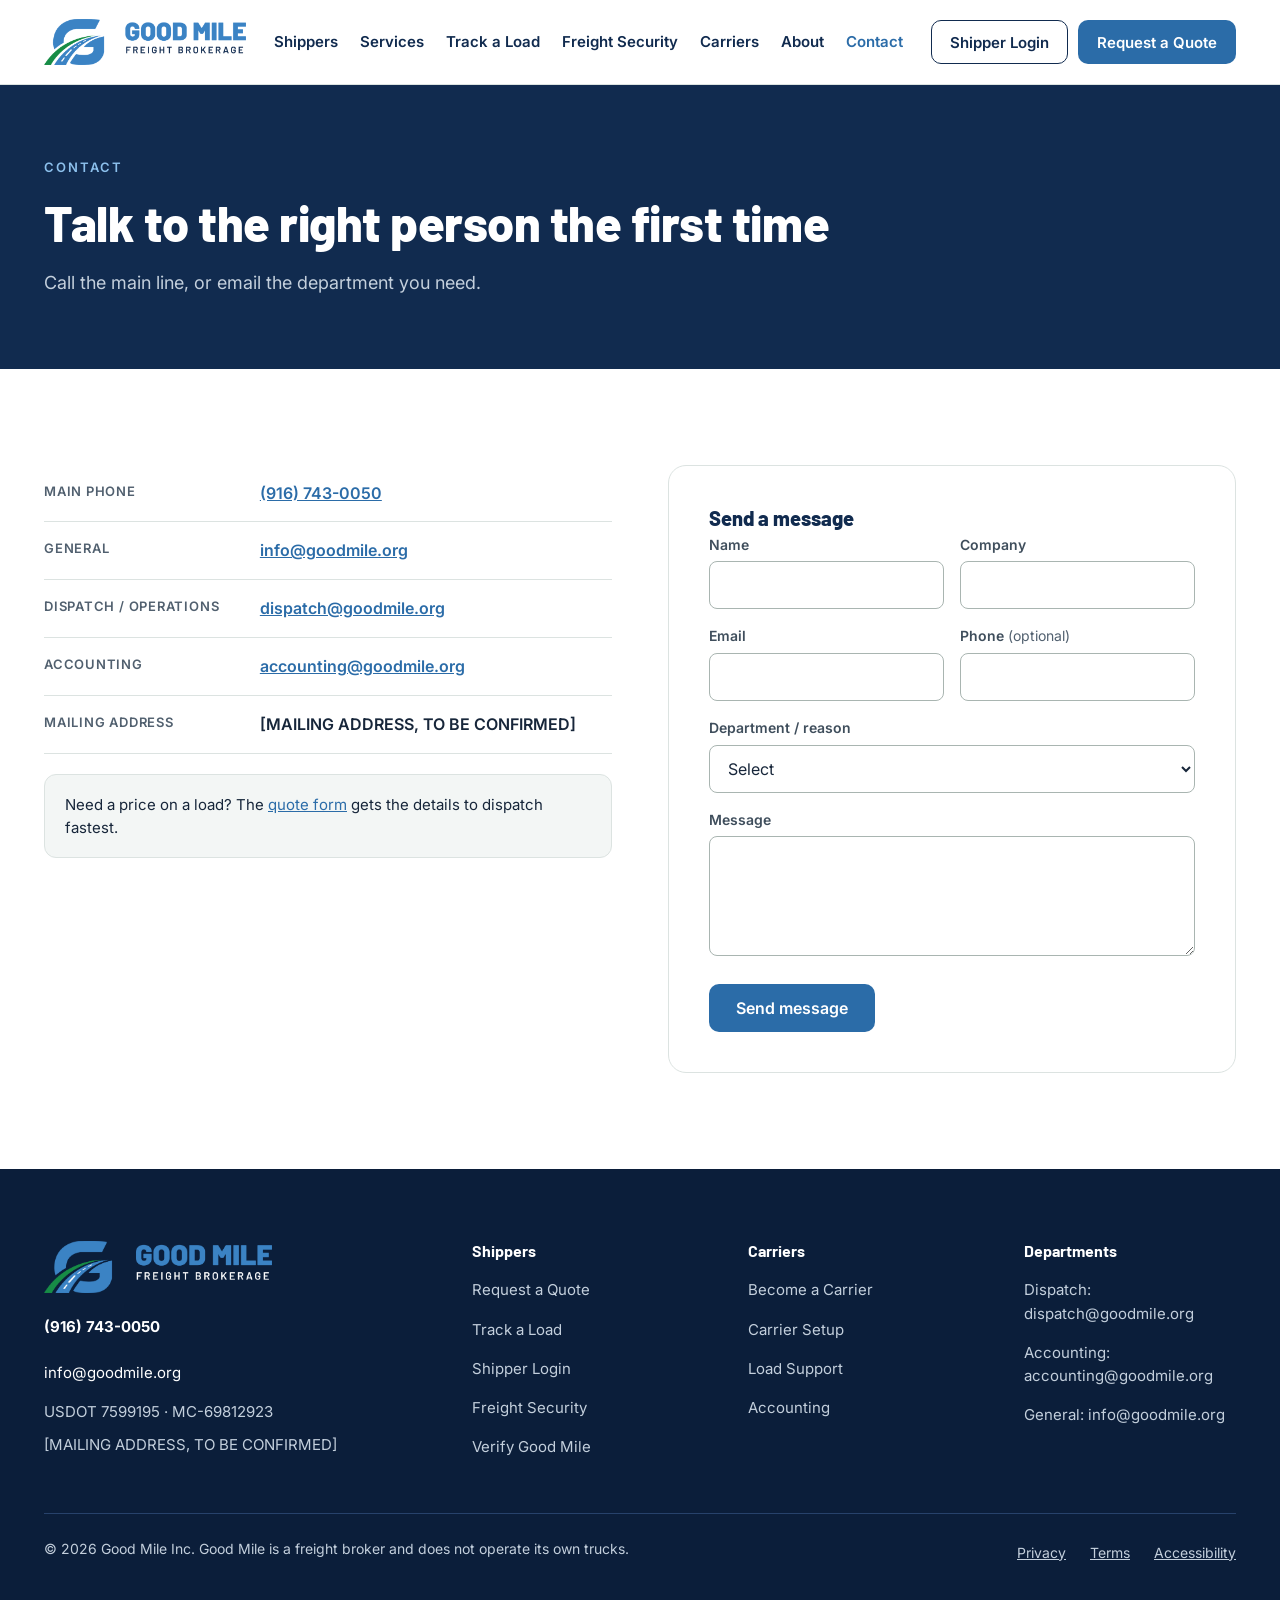
<file: good-mile-website/contact.html>
<!doctype html>
<html lang="en">
<head>
<meta charset="utf-8">
<meta name="viewport" content="width=device-width, initial-scale=1">
<title>Contact Good Mile Inc.</title>
<meta name="description" content="Contact Good Mile: main phone, dispatch and operations, accounting and general inquiries.">

<link rel="canonical" href="https://goodmile.org/contact.html">
<meta property="og:title" content="Contact Good Mile Inc.">
<meta property="og:description" content="Contact Good Mile: main phone, dispatch and operations, accounting and general inquiries.">
<meta property="og:type" content="website">
<link rel="icon" type="image/png" href="assets/img/favicon.png">
<link rel="preconnect" href="https://fonts.googleapis.com">
<link rel="preconnect" href="https://fonts.gstatic.com" crossorigin>
<link rel="stylesheet" href="https://fonts.googleapis.com/css2?family=Barlow:wght@600;700;800&family=Inter:wght@400;500;600&display=swap">
<link rel="stylesheet" href="assets/css/styles.css">
</head>
<body>
<a class="skip-link" href="#main">Skip to main content</a>
<header class="site-header">
<div class="container">
<a class="brand" href="index.html"><img src="assets/img/good-mile-logo.png" alt="Good Mile Freight Brokerage, home" width="202" height="46"></a>
<button class="nav-toggle" type="button" aria-label="Menu" aria-expanded="false"><span></span></button>
<nav class="site-nav" aria-label="Primary"><a href="shippers.html">Shippers</a><a href="services.html">Services</a><a href="track.html">Track a Load</a><a href="freight-security.html">Freight Security</a><a href="carriers.html">Carriers</a><a href="about.html">About</a><a href="contact.html" aria-current="page">Contact</a></nav>
<div class="header-actions">
<a class="btn btn-outline btn-sm" href="login.html">Shipper Login</a>
<a class="btn btn-primary btn-sm" href="request-a-quote.html">Request a Quote</a>
</div>
</div>
</header>
<main id="main">
<section class="page-hero"><div class="container stack"><div class="eyebrow">Contact</div><h1>Talk to the right person the first time</h1><p class="lede">Call the main line, or email the department you need.</p></div></section><section class="section"><div class="container split split-top">
<div class="stack"><table class="detail-table">
<tr><th scope="row">Main phone</th><td><a href="tel:+19167430050">(916) 743-0050</a></td></tr>
<tr><th scope="row">General</th><td><a href="mailto:info@goodmile.org">info@goodmile.org</a></td></tr>
<tr><th scope="row">Dispatch / Operations</th><td><a href="mailto:dispatch@goodmile.org">dispatch@goodmile.org</a></td></tr>
<tr><th scope="row">Accounting</th><td><a href="mailto:accounting@goodmile.org">accounting@goodmile.org</a></td></tr>
<tr><th scope="row">Mailing address</th><td>[MAILING ADDRESS, TO BE CONFIRMED]</td></tr>
</table>
<p class="notice">Need a price on a load? The <a href="request-a-quote.html">quote form</a> gets the details to dispatch fastest.</p></div>
<div class="form-card"><form class="form" action="#" method="post" data-static>
<fieldset><legend>Send a message</legend><div class="fields">
<div class="field"><label for="name">Name</label><input id="name" name="name" type="text" required ></div><div class="field"><label for="m-company">Company</label><input id="m-company" name="m-company" type="text" required ></div><div class="field"><label for="m-email">Email</label><input id="m-email" name="m-email" type="email" required ></div><div class="field"><label for="m-phone">Phone <span class="optional">(optional)</span></label><input id="m-phone" name="m-phone" type="tel" ></div>
<div class="field wide"><label for="department">Department / reason</label><select id="department" name="department" required><option value="">Select</option><option>Shipping a load</option><option>Dispatch / Operations</option><option>Accounting</option><option>Carrier setup</option><option>General</option></select></div><div class="field wide"><label for="message">Message</label><textarea id="message" name="message" required></textarea></div>
</div></fieldset>
<div class="form-status" role="status" tabindex="-1">This form is not connected to a server yet. Nothing was sent. Please call (916) 743-0050 or email info@goodmile.org for now.</div>
<div><button class="btn btn-primary" type="submit">Send message</button></div>
</form></div>
</div></section>
</main>
<footer class="site-footer">
<div class="container">
<div class="cols">
<div class="about">
<img src="assets/img/good-mile-logo-reversed.png" alt="Good Mile Freight Brokerage" width="228" height="52">
<a href="tel:+19167430050"><strong>(916) 743-0050</strong></a>
<a href="mailto:info@goodmile.org">info@goodmile.org</a>
<div>USDOT 7599195 &middot; MC-69812923</div>
<div>[MAILING ADDRESS, TO BE CONFIRMED]</div>
</div>
<nav aria-label="Shippers"><h2>Shippers</h2>
<a href="request-a-quote.html">Request a Quote</a><a href="track.html">Track a Load</a><a href="login.html">Shipper Login</a><a href="freight-security.html">Freight Security</a><a href="verify.html">Verify Good Mile</a></nav>
<nav aria-label="Carriers"><h2>Carriers</h2>
<a href="carriers.html#become-a-carrier">Become a Carrier</a><a href="carriers.html#setup">Carrier Setup</a><a href="carriers.html#support">Load Support</a><a href="carriers.html#accounting">Accounting</a></nav>
<div><h2>Departments</h2>
<a href="mailto:dispatch@goodmile.org">Dispatch: dispatch@goodmile.org</a><a href="mailto:accounting@goodmile.org">Accounting: accounting@goodmile.org</a><a href="mailto:info@goodmile.org">General: info@goodmile.org</a></div>
</div>
<div class="legal">
<div>&copy; <span id="year">2026</span> Good Mile Inc. Good Mile is a freight broker and does not operate its own trucks.</div>
<nav aria-label="Legal"><a href="privacy.html">Privacy</a><a href="terms.html">Terms</a><a href="privacy.html#accessibility">Accessibility</a></nav>
</div>
</div>
</footer>
<script src="assets/js/main.js"></script>
</body>
</html>
</file>
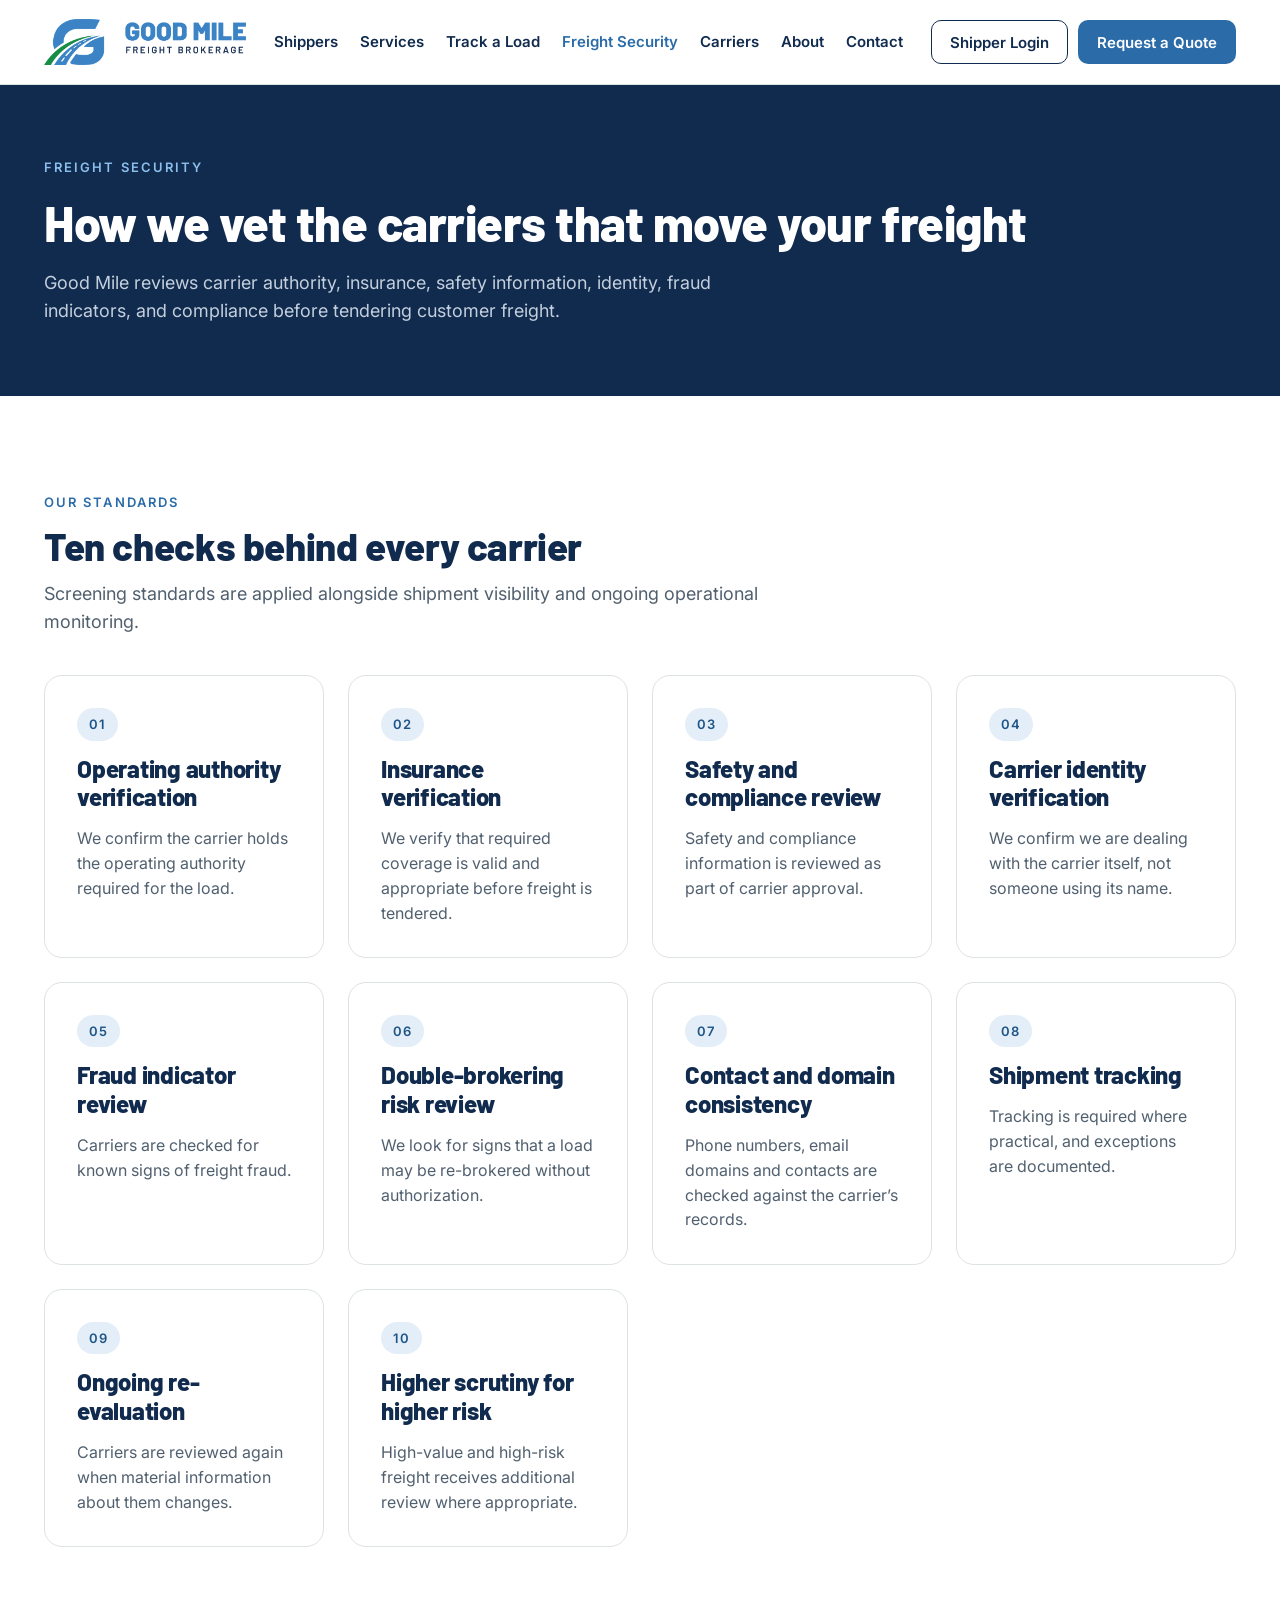
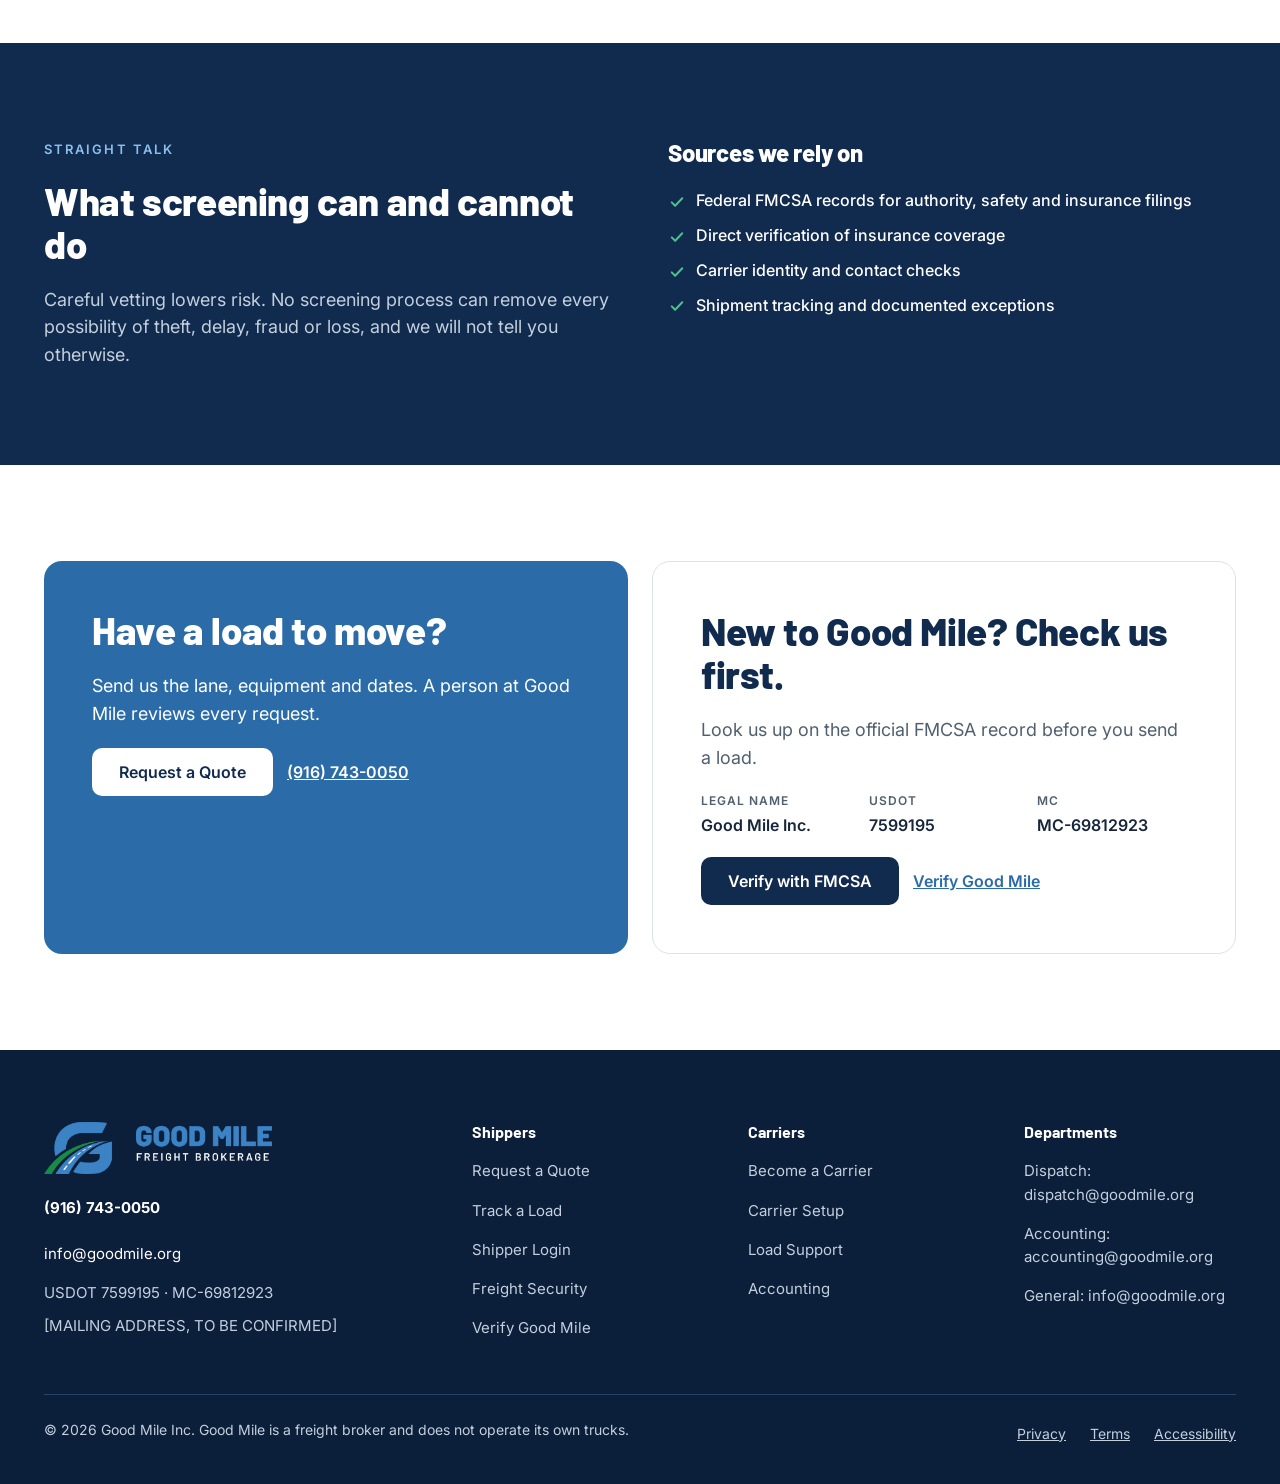
<file: good-mile-website/freight-security.html>
<!doctype html>
<html lang="en">
<head>
<meta charset="utf-8">
<meta name="viewport" content="width=device-width, initial-scale=1">
<title>Freight Security and Carrier Vetting | Good Mile Inc.</title>
<meta name="description" content="How Good Mile vets carriers: authority, insurance, safety, identity and fraud indicator review before customer freight is tendered.">

<link rel="canonical" href="https://goodmile.org/freight-security.html">
<meta property="og:title" content="Freight Security and Carrier Vetting | Good Mile Inc.">
<meta property="og:description" content="How Good Mile vets carriers: authority, insurance, safety, identity and fraud indicator review before customer freight is tendered.">
<meta property="og:type" content="website">
<link rel="icon" type="image/png" href="assets/img/favicon.png">
<link rel="preconnect" href="https://fonts.googleapis.com">
<link rel="preconnect" href="https://fonts.gstatic.com" crossorigin>
<link rel="stylesheet" href="https://fonts.googleapis.com/css2?family=Barlow:wght@600;700;800&family=Inter:wght@400;500;600&display=swap">
<link rel="stylesheet" href="assets/css/styles.css">
</head>
<body>
<a class="skip-link" href="#main">Skip to main content</a>
<header class="site-header">
<div class="container">
<a class="brand" href="index.html"><img src="assets/img/good-mile-logo.png" alt="Good Mile Freight Brokerage, home" width="202" height="46"></a>
<button class="nav-toggle" type="button" aria-label="Menu" aria-expanded="false"><span></span></button>
<nav class="site-nav" aria-label="Primary"><a href="shippers.html">Shippers</a><a href="services.html">Services</a><a href="track.html">Track a Load</a><a href="freight-security.html" aria-current="page">Freight Security</a><a href="carriers.html">Carriers</a><a href="about.html">About</a><a href="contact.html">Contact</a></nav>
<div class="header-actions">
<a class="btn btn-outline btn-sm" href="login.html">Shipper Login</a>
<a class="btn btn-primary btn-sm" href="request-a-quote.html">Request a Quote</a>
</div>
</div>
</header>
<main id="main">
<section class="page-hero"><div class="container stack"><div class="eyebrow">Freight security</div><h1>How we vet the carriers that move your freight</h1><p class="lede">Good Mile reviews carrier authority, insurance, safety information, identity, fraud indicators, and compliance before tendering customer freight.</p></div></section><section class="section"><div class="container stack" style="gap:40px"><div class="stack-sm narrow"><div class="eyebrow">Our standards</div><h2>Ten checks behind every carrier</h2><p class="lede">Screening standards are applied alongside shipment visibility and ongoing operational monitoring.</p></div><div class="grid"><div class="card"><span class="badge">01</span><h3>Operating authority verification</h3><p>We confirm the carrier holds the operating authority required for the load.</p></div><div class="card"><span class="badge">02</span><h3>Insurance verification</h3><p>We verify that required coverage is valid and appropriate before freight is tendered.</p></div><div class="card"><span class="badge">03</span><h3>Safety and compliance review</h3><p>Safety and compliance information is reviewed as part of carrier approval.</p></div><div class="card"><span class="badge">04</span><h3>Carrier identity verification</h3><p>We confirm we are dealing with the carrier itself, not someone using its name.</p></div><div class="card"><span class="badge">05</span><h3>Fraud indicator review</h3><p>Carriers are checked for known signs of freight fraud.</p></div><div class="card"><span class="badge">06</span><h3>Double-brokering risk review</h3><p>We look for signs that a load may be re-brokered without authorization.</p></div><div class="card"><span class="badge">07</span><h3>Contact and domain consistency</h3><p>Phone numbers, email domains and contacts are checked against the carrier&rsquo;s records.</p></div><div class="card"><span class="badge">08</span><h3>Shipment tracking</h3><p>Tracking is required where practical, and exceptions are documented.</p></div><div class="card"><span class="badge">09</span><h3>Ongoing re-evaluation</h3><p>Carriers are reviewed again when material information about them changes.</p></div><div class="card"><span class="badge">10</span><h3>Higher scrutiny for higher risk</h3><p>High-value and high-risk freight receives additional review where appropriate.</p></div></div></div></section>
<section class="section section-dark"><div class="container split split-top">
<div class="stack"><div class="eyebrow">Straight talk</div><h2>What screening can and cannot do</h2>
<p class="lede">Careful vetting lowers risk. No screening process can remove every possibility of theft, delay, fraud or loss, and we will not tell you otherwise.</p></div>
<div class="stack"><h3>Sources we rely on</h3><ul class="check-list "><li>Federal FMCSA records for authority, safety and insurance filings</li><li>Direct verification of insurance coverage</li><li>Carrier identity and contact checks</li><li>Shipment tracking and documented exceptions</li></ul></div>
</div></section><section class="section"><div class="container grid">
<div class="panel-navy stack"><h2>Have a load to move?</h2><p class="lede">Send us the lane, equipment and dates. A person at Good Mile reviews every request.</p>
<div class="actions"><a class="btn btn-primary" href="request-a-quote.html">Request a Quote</a><a class="text-link" href="tel:+19167430050">(916) 743-0050</a></div></div>
<div class="panel-outline stack"><h2>New to Good Mile? Check us first.</h2><p class="lede">Look us up on the official FMCSA record before you send a load.</p>
<dl class="data"><div><dt>Legal name</dt><dd>Good Mile Inc.</dd></div><div><dt>USDOT</dt><dd>7599195</dd></div><div><dt>MC</dt><dd>MC-69812923</dd></div></dl>
<div class="actions"><a class="btn btn-navy" href="https://safer.fmcsa.dot.gov/" rel="noopener">Verify with FMCSA</a><a class="text-link" href="verify.html">Verify Good Mile</a></div></div>
</div></section>
</main>
<footer class="site-footer">
<div class="container">
<div class="cols">
<div class="about">
<img src="assets/img/good-mile-logo-reversed.png" alt="Good Mile Freight Brokerage" width="228" height="52">
<a href="tel:+19167430050"><strong>(916) 743-0050</strong></a>
<a href="mailto:info@goodmile.org">info@goodmile.org</a>
<div>USDOT 7599195 &middot; MC-69812923</div>
<div>[MAILING ADDRESS, TO BE CONFIRMED]</div>
</div>
<nav aria-label="Shippers"><h2>Shippers</h2>
<a href="request-a-quote.html">Request a Quote</a><a href="track.html">Track a Load</a><a href="login.html">Shipper Login</a><a href="freight-security.html">Freight Security</a><a href="verify.html">Verify Good Mile</a></nav>
<nav aria-label="Carriers"><h2>Carriers</h2>
<a href="carriers.html#become-a-carrier">Become a Carrier</a><a href="carriers.html#setup">Carrier Setup</a><a href="carriers.html#support">Load Support</a><a href="carriers.html#accounting">Accounting</a></nav>
<div><h2>Departments</h2>
<a href="mailto:dispatch@goodmile.org">Dispatch: dispatch@goodmile.org</a><a href="mailto:accounting@goodmile.org">Accounting: accounting@goodmile.org</a><a href="mailto:info@goodmile.org">General: info@goodmile.org</a></div>
</div>
<div class="legal">
<div>&copy; <span id="year">2026</span> Good Mile Inc. Good Mile is a freight broker and does not operate its own trucks.</div>
<nav aria-label="Legal"><a href="privacy.html">Privacy</a><a href="terms.html">Terms</a><a href="privacy.html#accessibility">Accessibility</a></nav>
</div>
</div>
</footer>
<script src="assets/js/main.js"></script>
</body>
</html>
</file>
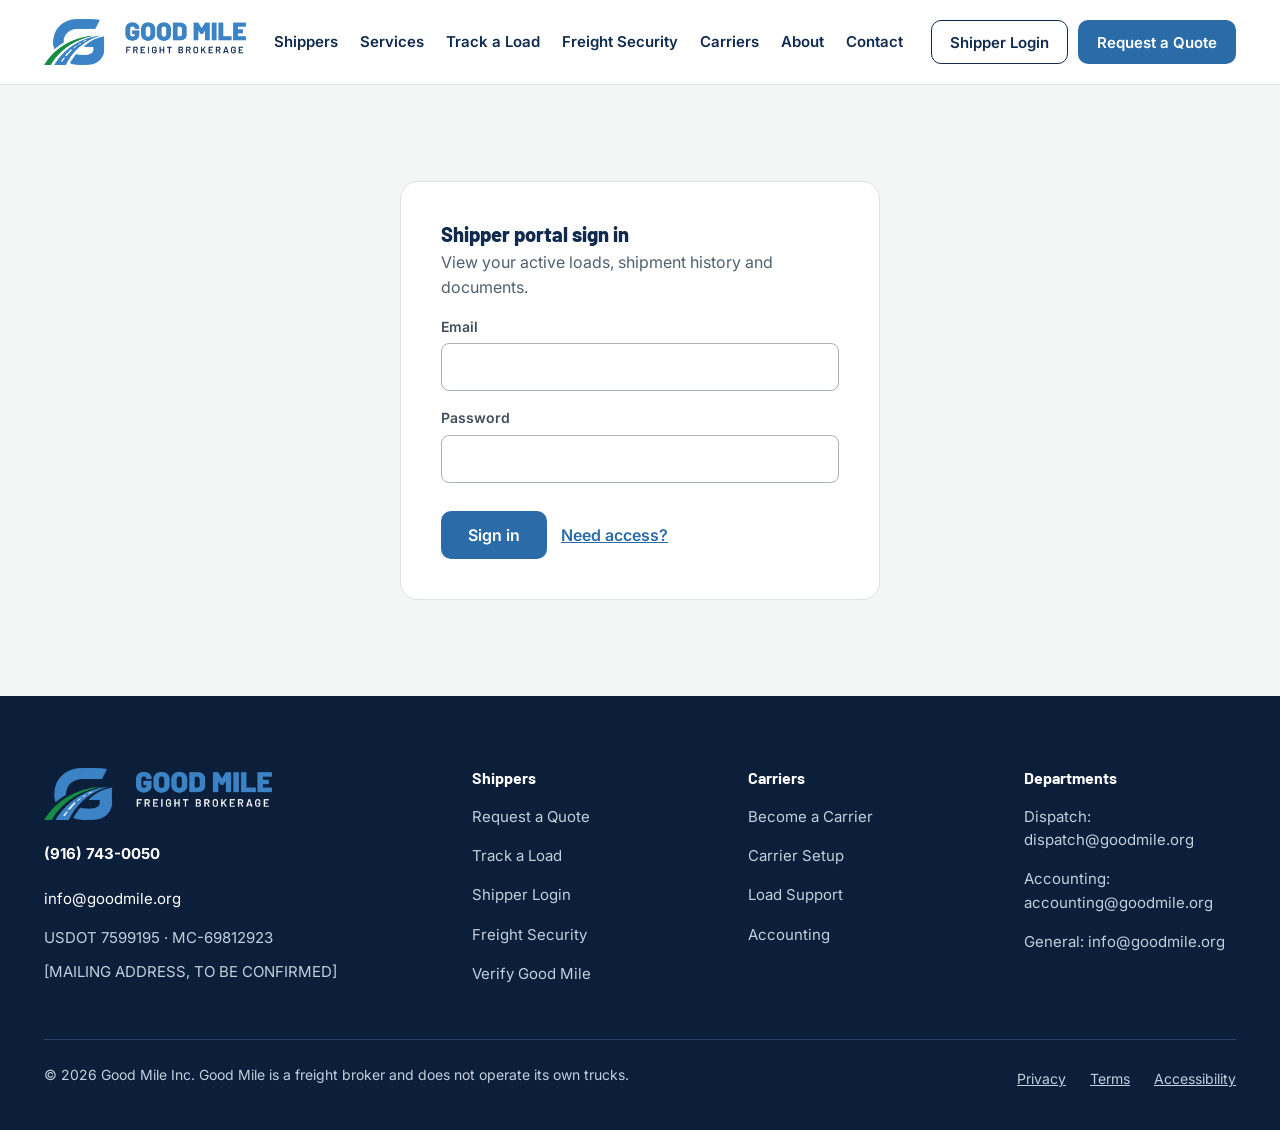
<file: good-mile-website/login.html>
<!doctype html>
<html lang="en">
<head>
<meta charset="utf-8">
<meta name="viewport" content="width=device-width, initial-scale=1">
<title>Shipper Login | Good Mile Inc.</title>
<meta name="description" content="Sign in to the Good Mile shipper portal.">
<meta name="robots" content="noindex, nofollow">
<link rel="canonical" href="https://goodmile.org/login.html">
<meta property="og:title" content="Shipper Login | Good Mile Inc.">
<meta property="og:description" content="Sign in to the Good Mile shipper portal.">
<meta property="og:type" content="website">
<link rel="icon" type="image/png" href="assets/img/favicon.png">
<link rel="preconnect" href="https://fonts.googleapis.com">
<link rel="preconnect" href="https://fonts.gstatic.com" crossorigin>
<link rel="stylesheet" href="https://fonts.googleapis.com/css2?family=Barlow:wght@600;700;800&family=Inter:wght@400;500;600&display=swap">
<link rel="stylesheet" href="assets/css/styles.css">
</head>
<body>
<a class="skip-link" href="#main">Skip to main content</a>
<header class="site-header">
<div class="container">
<a class="brand" href="index.html"><img src="assets/img/good-mile-logo.png" alt="Good Mile Freight Brokerage, home" width="202" height="46"></a>
<button class="nav-toggle" type="button" aria-label="Menu" aria-expanded="false"><span></span></button>
<nav class="site-nav" aria-label="Primary"><a href="shippers.html">Shippers</a><a href="services.html">Services</a><a href="track.html">Track a Load</a><a href="freight-security.html">Freight Security</a><a href="carriers.html">Carriers</a><a href="about.html">About</a><a href="contact.html">Contact</a></nav>
<div class="header-actions">
<a class="btn btn-outline btn-sm" href="login.html">Shipper Login</a>
<a class="btn btn-primary btn-sm" href="request-a-quote.html">Request a Quote</a>
</div>
</div>
</header>
<main id="main">
<section class="section section-mist"><div class="container"><div class="form-card" style="max-width:480px;margin:0 auto">
<form class="form" action="#" method="post" data-static>
<fieldset><legend>Shipper portal sign in</legend>
<p style="color:var(--muted)">View your active loads, shipment history and documents.</p>
<div class="field"><label for="login-email">Email</label><input id="login-email" name="login-email" type="email" required autocomplete="username"></div><div class="field"><label for="login-password">Password</label><input id="login-password" name="login-password" type="password" required autocomplete="current-password"></div>
</fieldset>
<div class="form-status" role="status" tabindex="-1">The shipper portal is not live yet. For shipment updates, call (916) 743-0050 or email dispatch@goodmile.org.</div>
<div class="actions"><button class="btn btn-primary" type="submit">Sign in</button><a class="text-link" href="contact.html">Need access?</a></div>
</form></div></div></section>
</main>
<footer class="site-footer">
<div class="container">
<div class="cols">
<div class="about">
<img src="assets/img/good-mile-logo-reversed.png" alt="Good Mile Freight Brokerage" width="228" height="52">
<a href="tel:+19167430050"><strong>(916) 743-0050</strong></a>
<a href="mailto:info@goodmile.org">info@goodmile.org</a>
<div>USDOT 7599195 &middot; MC-69812923</div>
<div>[MAILING ADDRESS, TO BE CONFIRMED]</div>
</div>
<nav aria-label="Shippers"><h2>Shippers</h2>
<a href="request-a-quote.html">Request a Quote</a><a href="track.html">Track a Load</a><a href="login.html">Shipper Login</a><a href="freight-security.html">Freight Security</a><a href="verify.html">Verify Good Mile</a></nav>
<nav aria-label="Carriers"><h2>Carriers</h2>
<a href="carriers.html#become-a-carrier">Become a Carrier</a><a href="carriers.html#setup">Carrier Setup</a><a href="carriers.html#support">Load Support</a><a href="carriers.html#accounting">Accounting</a></nav>
<div><h2>Departments</h2>
<a href="mailto:dispatch@goodmile.org">Dispatch: dispatch@goodmile.org</a><a href="mailto:accounting@goodmile.org">Accounting: accounting@goodmile.org</a><a href="mailto:info@goodmile.org">General: info@goodmile.org</a></div>
</div>
<div class="legal">
<div>&copy; <span id="year">2026</span> Good Mile Inc. Good Mile is a freight broker and does not operate its own trucks.</div>
<nav aria-label="Legal"><a href="privacy.html">Privacy</a><a href="terms.html">Terms</a><a href="privacy.html#accessibility">Accessibility</a></nav>
</div>
</div>
</footer>
<script src="assets/js/main.js"></script>
</body>
</html>
</file>
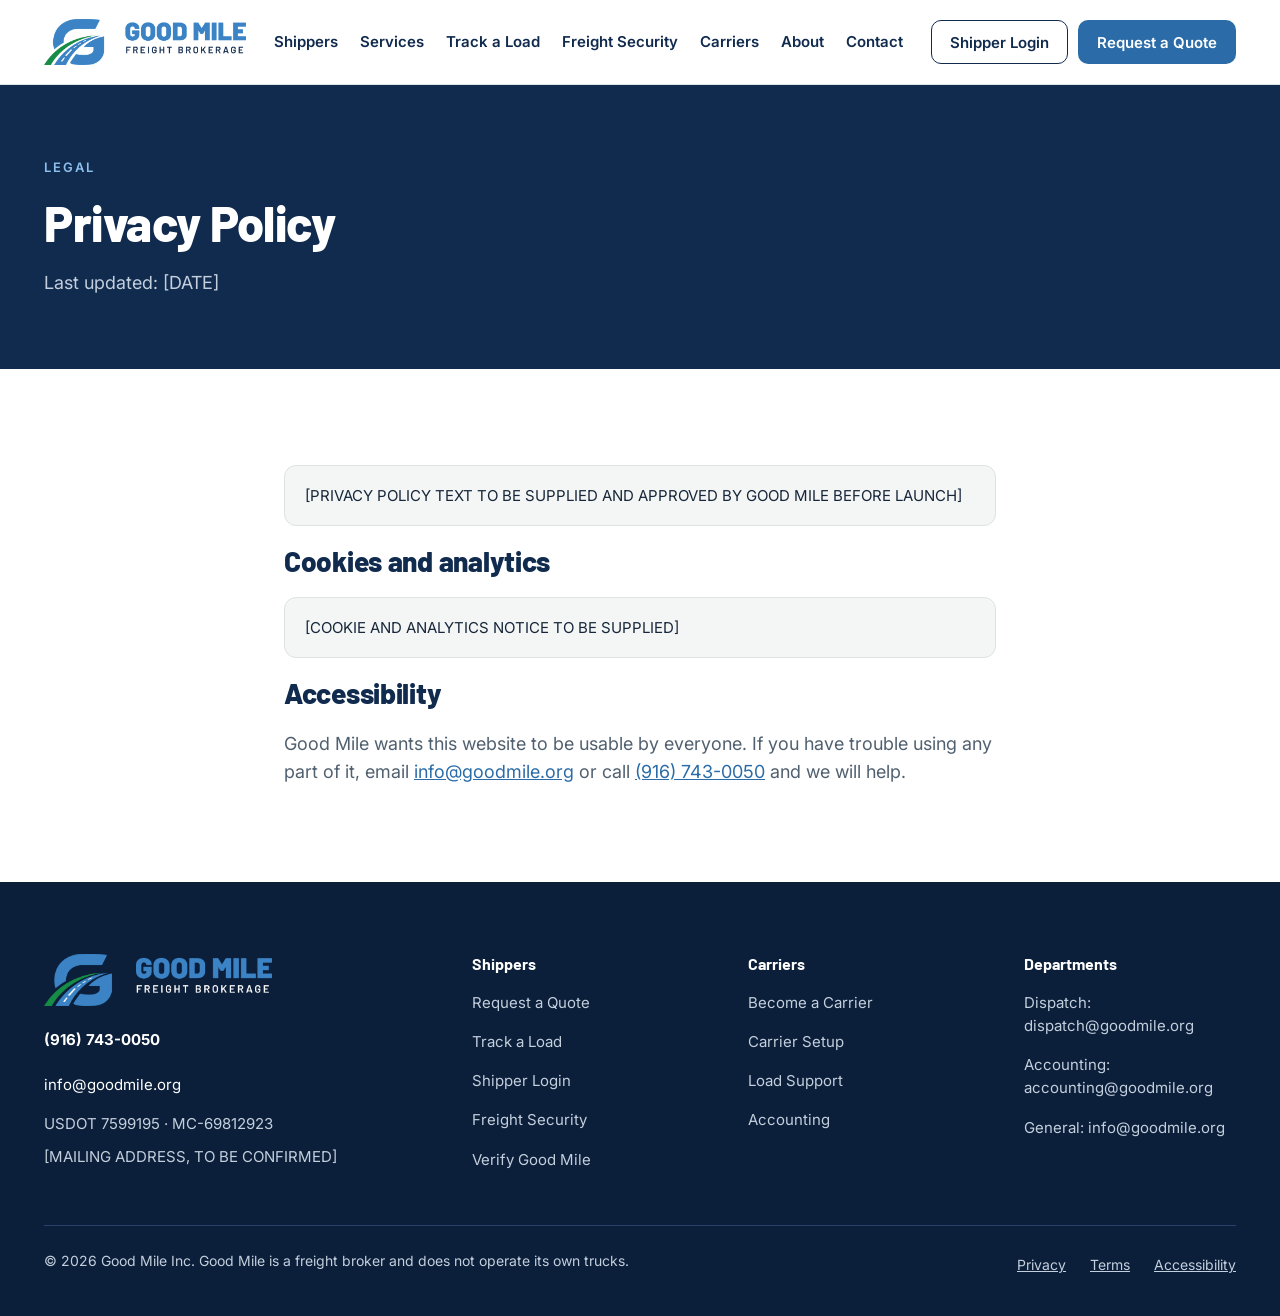
<file: good-mile-website/privacy.html>
<!doctype html>
<html lang="en">
<head>
<meta charset="utf-8">
<meta name="viewport" content="width=device-width, initial-scale=1">
<title>Privacy Policy | Good Mile Inc.</title>
<meta name="description" content="Good Mile Inc. privacy policy.">

<link rel="canonical" href="https://goodmile.org/privacy.html">
<meta property="og:title" content="Privacy Policy | Good Mile Inc.">
<meta property="og:description" content="Good Mile Inc. privacy policy.">
<meta property="og:type" content="website">
<link rel="icon" type="image/png" href="assets/img/favicon.png">
<link rel="preconnect" href="https://fonts.googleapis.com">
<link rel="preconnect" href="https://fonts.gstatic.com" crossorigin>
<link rel="stylesheet" href="https://fonts.googleapis.com/css2?family=Barlow:wght@600;700;800&family=Inter:wght@400;500;600&display=swap">
<link rel="stylesheet" href="assets/css/styles.css">
</head>
<body>
<a class="skip-link" href="#main">Skip to main content</a>
<header class="site-header">
<div class="container">
<a class="brand" href="index.html"><img src="assets/img/good-mile-logo.png" alt="Good Mile Freight Brokerage, home" width="202" height="46"></a>
<button class="nav-toggle" type="button" aria-label="Menu" aria-expanded="false"><span></span></button>
<nav class="site-nav" aria-label="Primary"><a href="shippers.html">Shippers</a><a href="services.html">Services</a><a href="track.html">Track a Load</a><a href="freight-security.html">Freight Security</a><a href="carriers.html">Carriers</a><a href="about.html">About</a><a href="contact.html">Contact</a></nav>
<div class="header-actions">
<a class="btn btn-outline btn-sm" href="login.html">Shipper Login</a>
<a class="btn btn-primary btn-sm" href="request-a-quote.html">Request a Quote</a>
</div>
</div>
</header>
<main id="main">
<section class="page-hero"><div class="container stack"><div class="eyebrow">Legal</div><h1>Privacy Policy</h1><p class="lede">Last updated: [DATE]</p></div></section><section class="section"><div class="container narrow stack">
<p class="notice">[PRIVACY POLICY TEXT TO BE SUPPLIED AND APPROVED BY GOOD MILE BEFORE LAUNCH]</p>
<h2 id="cookies" style="font-size:28px">Cookies and analytics</h2><p class="notice">[COOKIE AND ANALYTICS NOTICE TO BE SUPPLIED]</p>
<h2 id="accessibility" style="font-size:28px">Accessibility</h2>
<p class="lede">Good Mile wants this website to be usable by everyone. If you have trouble using any part of it, email <a href="mailto:info@goodmile.org">info@goodmile.org</a> or call <a href="tel:+19167430050">(916) 743-0050</a> and we will help.</p>
</div></section>
</main>
<footer class="site-footer">
<div class="container">
<div class="cols">
<div class="about">
<img src="assets/img/good-mile-logo-reversed.png" alt="Good Mile Freight Brokerage" width="228" height="52">
<a href="tel:+19167430050"><strong>(916) 743-0050</strong></a>
<a href="mailto:info@goodmile.org">info@goodmile.org</a>
<div>USDOT 7599195 &middot; MC-69812923</div>
<div>[MAILING ADDRESS, TO BE CONFIRMED]</div>
</div>
<nav aria-label="Shippers"><h2>Shippers</h2>
<a href="request-a-quote.html">Request a Quote</a><a href="track.html">Track a Load</a><a href="login.html">Shipper Login</a><a href="freight-security.html">Freight Security</a><a href="verify.html">Verify Good Mile</a></nav>
<nav aria-label="Carriers"><h2>Carriers</h2>
<a href="carriers.html#become-a-carrier">Become a Carrier</a><a href="carriers.html#setup">Carrier Setup</a><a href="carriers.html#support">Load Support</a><a href="carriers.html#accounting">Accounting</a></nav>
<div><h2>Departments</h2>
<a href="mailto:dispatch@goodmile.org">Dispatch: dispatch@goodmile.org</a><a href="mailto:accounting@goodmile.org">Accounting: accounting@goodmile.org</a><a href="mailto:info@goodmile.org">General: info@goodmile.org</a></div>
</div>
<div class="legal">
<div>&copy; <span id="year">2026</span> Good Mile Inc. Good Mile is a freight broker and does not operate its own trucks.</div>
<nav aria-label="Legal"><a href="privacy.html">Privacy</a><a href="terms.html">Terms</a><a href="privacy.html#accessibility">Accessibility</a></nav>
</div>
</div>
</footer>
<script src="assets/js/main.js"></script>
</body>
</html>
</file>
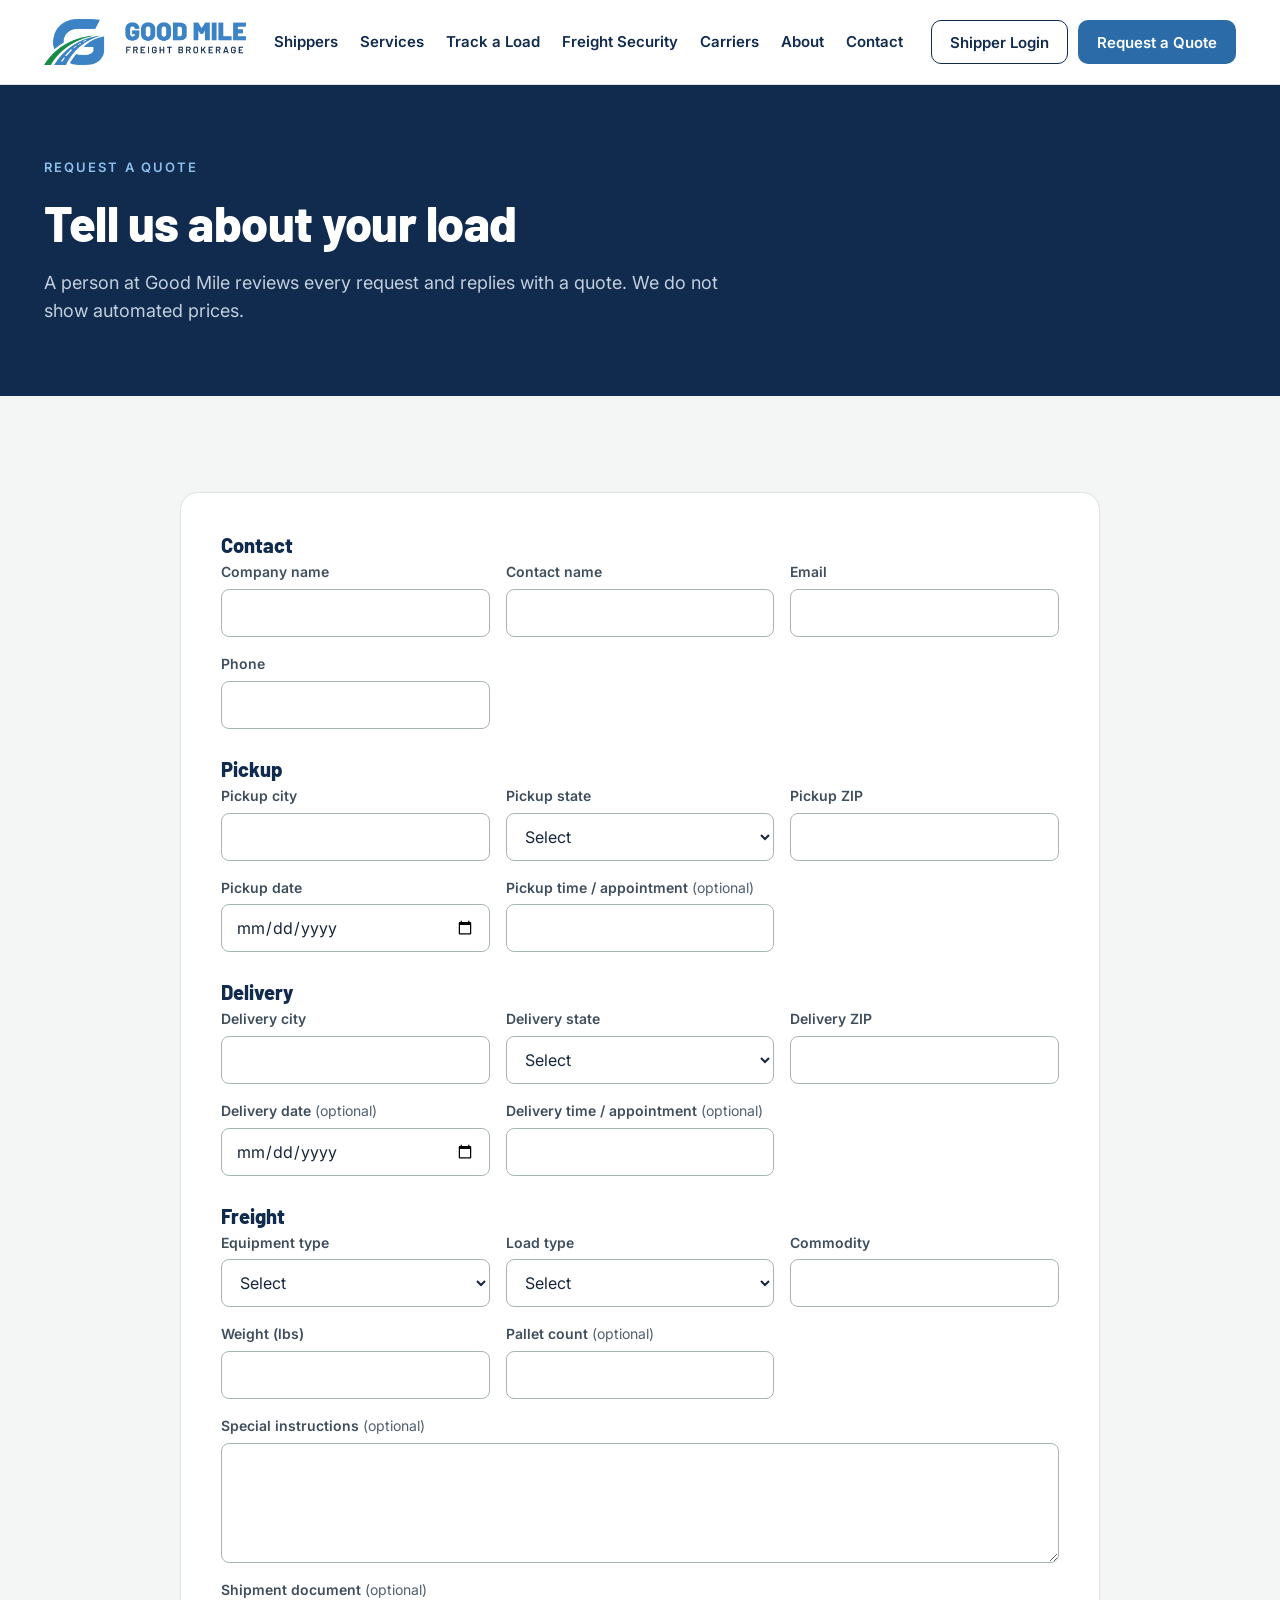
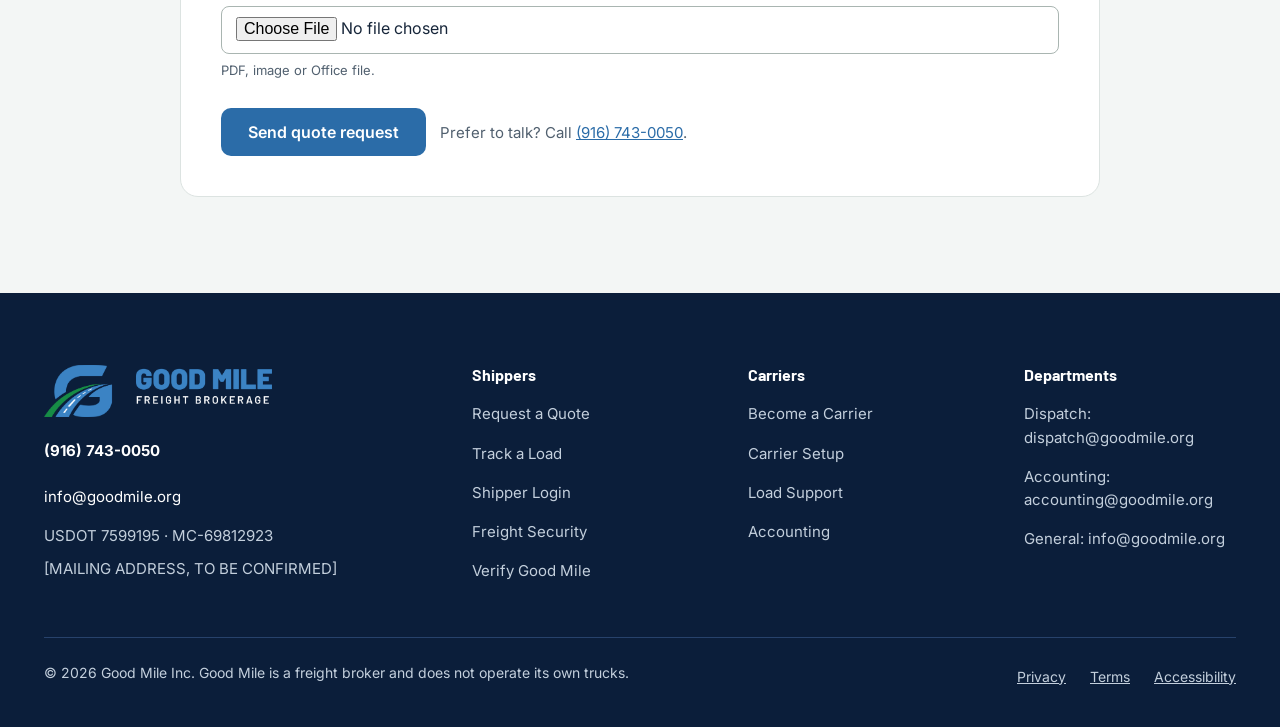
<file: good-mile-website/request-a-quote.html>
<!doctype html>
<html lang="en">
<head>
<meta charset="utf-8">
<meta name="viewport" content="width=device-width, initial-scale=1">
<title>Request a Freight Quote | Good Mile Inc.</title>
<meta name="description" content="Request a freight quote from Good Mile. Send your lane, equipment and dates, and a person will review your request.">

<link rel="canonical" href="https://goodmile.org/request-a-quote.html">
<meta property="og:title" content="Request a Freight Quote | Good Mile Inc.">
<meta property="og:description" content="Request a freight quote from Good Mile. Send your lane, equipment and dates, and a person will review your request.">
<meta property="og:type" content="website">
<link rel="icon" type="image/png" href="assets/img/favicon.png">
<link rel="preconnect" href="https://fonts.googleapis.com">
<link rel="preconnect" href="https://fonts.gstatic.com" crossorigin>
<link rel="stylesheet" href="https://fonts.googleapis.com/css2?family=Barlow:wght@600;700;800&family=Inter:wght@400;500;600&display=swap">
<link rel="stylesheet" href="assets/css/styles.css">
</head>
<body>
<a class="skip-link" href="#main">Skip to main content</a>
<header class="site-header">
<div class="container">
<a class="brand" href="index.html"><img src="assets/img/good-mile-logo.png" alt="Good Mile Freight Brokerage, home" width="202" height="46"></a>
<button class="nav-toggle" type="button" aria-label="Menu" aria-expanded="false"><span></span></button>
<nav class="site-nav" aria-label="Primary"><a href="shippers.html">Shippers</a><a href="services.html">Services</a><a href="track.html">Track a Load</a><a href="freight-security.html">Freight Security</a><a href="carriers.html">Carriers</a><a href="about.html">About</a><a href="contact.html">Contact</a></nav>
<div class="header-actions">
<a class="btn btn-outline btn-sm" href="login.html">Shipper Login</a>
<a class="btn btn-primary btn-sm" href="request-a-quote.html">Request a Quote</a>
</div>
</div>
</header>
<main id="main">
<section class="page-hero"><div class="container stack"><div class="eyebrow">Request a quote</div><h1>Tell us about your load</h1><p class="lede">A person at Good Mile reviews every request and replies with a quote. We do not show automated prices.</p></div></section><section class="section section-mist"><div class="container"><div class="form-card" style="max-width:920px;margin:0 auto">
<form class="form" action="#" method="post" enctype="multipart/form-data" data-static>
<fieldset><legend>Contact</legend><div class="fields">
<div class="field"><label for="company">Company name</label><input id="company" name="company" type="text" required ></div><div class="field"><label for="contact">Contact name</label><input id="contact" name="contact" type="text" required ></div><div class="field"><label for="email">Email</label><input id="email" name="email" type="email" required ></div><div class="field"><label for="phone">Phone</label><input id="phone" name="phone" type="tel" required ></div>
</div></fieldset>
<fieldset><legend>Pickup</legend><div class="fields">
<div class="field"><label for="pu-city">Pickup city</label><input id="pu-city" name="pu-city" type="text" required ></div><div class="field"><label for="pu-state">Pickup state</label><select id="pu-state" name="pu-state" required><option value="">Select</option><option>AL</option><option>AK</option><option>AZ</option><option>AR</option><option>CA</option><option>CO</option><option>CT</option><option>DE</option><option>FL</option><option>GA</option><option>HI</option><option>ID</option><option>IL</option><option>IN</option><option>IA</option><option>KS</option><option>KY</option><option>LA</option><option>ME</option><option>MD</option><option>MA</option><option>MI</option><option>MN</option><option>MS</option><option>MO</option><option>MT</option><option>NE</option><option>NV</option><option>NH</option><option>NJ</option><option>NM</option><option>NY</option><option>NC</option><option>ND</option><option>OH</option><option>OK</option><option>OR</option><option>PA</option><option>RI</option><option>SC</option><option>SD</option><option>TN</option><option>TX</option><option>UT</option><option>VT</option><option>VA</option><option>WA</option><option>WV</option><option>WI</option><option>WY</option></select></div><div class="field"><label for="pu-zip">Pickup ZIP</label><input id="pu-zip" name="pu-zip" type="text" required inputmode="numeric"></div><div class="field"><label for="pu-date">Pickup date</label><input id="pu-date" name="pu-date" type="date" required ></div><div class="field"><label for="pu-time">Pickup time / appointment <span class="optional">(optional)</span></label><input id="pu-time" name="pu-time" type="text" ></div>
</div></fieldset>
<fieldset><legend>Delivery</legend><div class="fields">
<div class="field"><label for="del-city">Delivery city</label><input id="del-city" name="del-city" type="text" required ></div><div class="field"><label for="del-state">Delivery state</label><select id="del-state" name="del-state" required><option value="">Select</option><option>AL</option><option>AK</option><option>AZ</option><option>AR</option><option>CA</option><option>CO</option><option>CT</option><option>DE</option><option>FL</option><option>GA</option><option>HI</option><option>ID</option><option>IL</option><option>IN</option><option>IA</option><option>KS</option><option>KY</option><option>LA</option><option>ME</option><option>MD</option><option>MA</option><option>MI</option><option>MN</option><option>MS</option><option>MO</option><option>MT</option><option>NE</option><option>NV</option><option>NH</option><option>NJ</option><option>NM</option><option>NY</option><option>NC</option><option>ND</option><option>OH</option><option>OK</option><option>OR</option><option>PA</option><option>RI</option><option>SC</option><option>SD</option><option>TN</option><option>TX</option><option>UT</option><option>VT</option><option>VA</option><option>WA</option><option>WV</option><option>WI</option><option>WY</option></select></div><div class="field"><label for="del-zip">Delivery ZIP</label><input id="del-zip" name="del-zip" type="text" required inputmode="numeric"></div><div class="field"><label for="del-date">Delivery date <span class="optional">(optional)</span></label><input id="del-date" name="del-date" type="date" ></div><div class="field"><label for="del-time">Delivery time / appointment <span class="optional">(optional)</span></label><input id="del-time" name="del-time" type="text" ></div>
</div></fieldset>
<fieldset><legend>Freight</legend><div class="fields">
<div class="field"><label for="equipment">Equipment type</label><select id="equipment" name="equipment" required><option value="">Select</option><option>Refrigerated</option><option>Dry Van</option><option>Flatbed / Open Deck</option><option>Power Only</option><option>Other</option></select></div><div class="field"><label for="load-type">Load type</label><select id="load-type" name="load-type" required><option value="">Select</option><option>Full Truckload</option><option>LTL</option><option>Other</option></select></div><div class="field"><label for="commodity">Commodity</label><input id="commodity" name="commodity" type="text" required ></div><div class="field"><label for="weight">Weight (lbs)</label><input id="weight" name="weight" type="number" required min="1"></div><div class="field"><label for="pallets">Pallet count <span class="optional">(optional)</span></label><input id="pallets" name="pallets" type="number" min="0"></div>
</div>
<div class="fields" id="reefer-fields" hidden>
<div class="field"><label for="set-temp">Set temperature <span class="optional">(optional)</span></label><input id="set-temp" name="set-temp" type="number" step="1"></div><div class="field"><label for="temp-unit">Temperature unit <span class="optional">(optional)</span></label><select id="temp-unit" name="temp-unit"><option value="">Select</option><option>F</option><option>C</option></select></div><div class="field"><label for="temp-type">Freight type <span class="optional">(optional)</span></label><select id="temp-type" name="temp-type"><option value="">Select</option><option>Frozen</option><option>Chilled</option><option>Produce</option><option>Other</option></select></div><div class="field"><label for="reefer-mode">Continuous or cycle <span class="optional">(optional)</span></label><select id="reefer-mode" name="reefer-mode"><option value="">Select</option><option>Continuous</option><option>Cycle</option></select></div>
</div>
<div class="fields"><div class="field wide"><label for="instructions">Special instructions <span class="optional">(optional)</span></label><textarea id="instructions" name="instructions"></textarea></div>
<div class="field wide"><label for="attachment">Shipment document <span class="optional">(optional)</span></label><input id="attachment" name="attachment" type="file" accept=".pdf,.png,.jpg,.jpeg,.doc,.docx,.xls,.xlsx"><span class="hint">PDF, image or Office file.</span></div></div>
</fieldset>
<div class="form-status" role="status" tabindex="-1">This form is not connected to a server yet. Nothing was sent. Please call (916) 743-0050 or email dispatch@goodmile.org for now.</div>
<div class="actions"><button class="btn btn-primary" type="submit">Send quote request</button><span style="color:var(--muted);font-size:15px">Prefer to talk? Call <a href="tel:+19167430050">(916) 743-0050</a>.</span></div>
</form></div></div></section>
</main>
<footer class="site-footer">
<div class="container">
<div class="cols">
<div class="about">
<img src="assets/img/good-mile-logo-reversed.png" alt="Good Mile Freight Brokerage" width="228" height="52">
<a href="tel:+19167430050"><strong>(916) 743-0050</strong></a>
<a href="mailto:info@goodmile.org">info@goodmile.org</a>
<div>USDOT 7599195 &middot; MC-69812923</div>
<div>[MAILING ADDRESS, TO BE CONFIRMED]</div>
</div>
<nav aria-label="Shippers"><h2>Shippers</h2>
<a href="request-a-quote.html">Request a Quote</a><a href="track.html">Track a Load</a><a href="login.html">Shipper Login</a><a href="freight-security.html">Freight Security</a><a href="verify.html">Verify Good Mile</a></nav>
<nav aria-label="Carriers"><h2>Carriers</h2>
<a href="carriers.html#become-a-carrier">Become a Carrier</a><a href="carriers.html#setup">Carrier Setup</a><a href="carriers.html#support">Load Support</a><a href="carriers.html#accounting">Accounting</a></nav>
<div><h2>Departments</h2>
<a href="mailto:dispatch@goodmile.org">Dispatch: dispatch@goodmile.org</a><a href="mailto:accounting@goodmile.org">Accounting: accounting@goodmile.org</a><a href="mailto:info@goodmile.org">General: info@goodmile.org</a></div>
</div>
<div class="legal">
<div>&copy; <span id="year">2026</span> Good Mile Inc. Good Mile is a freight broker and does not operate its own trucks.</div>
<nav aria-label="Legal"><a href="privacy.html">Privacy</a><a href="terms.html">Terms</a><a href="privacy.html#accessibility">Accessibility</a></nav>
</div>
</div>
</footer>
<script src="assets/js/main.js"></script>
</body>
</html>
</file>
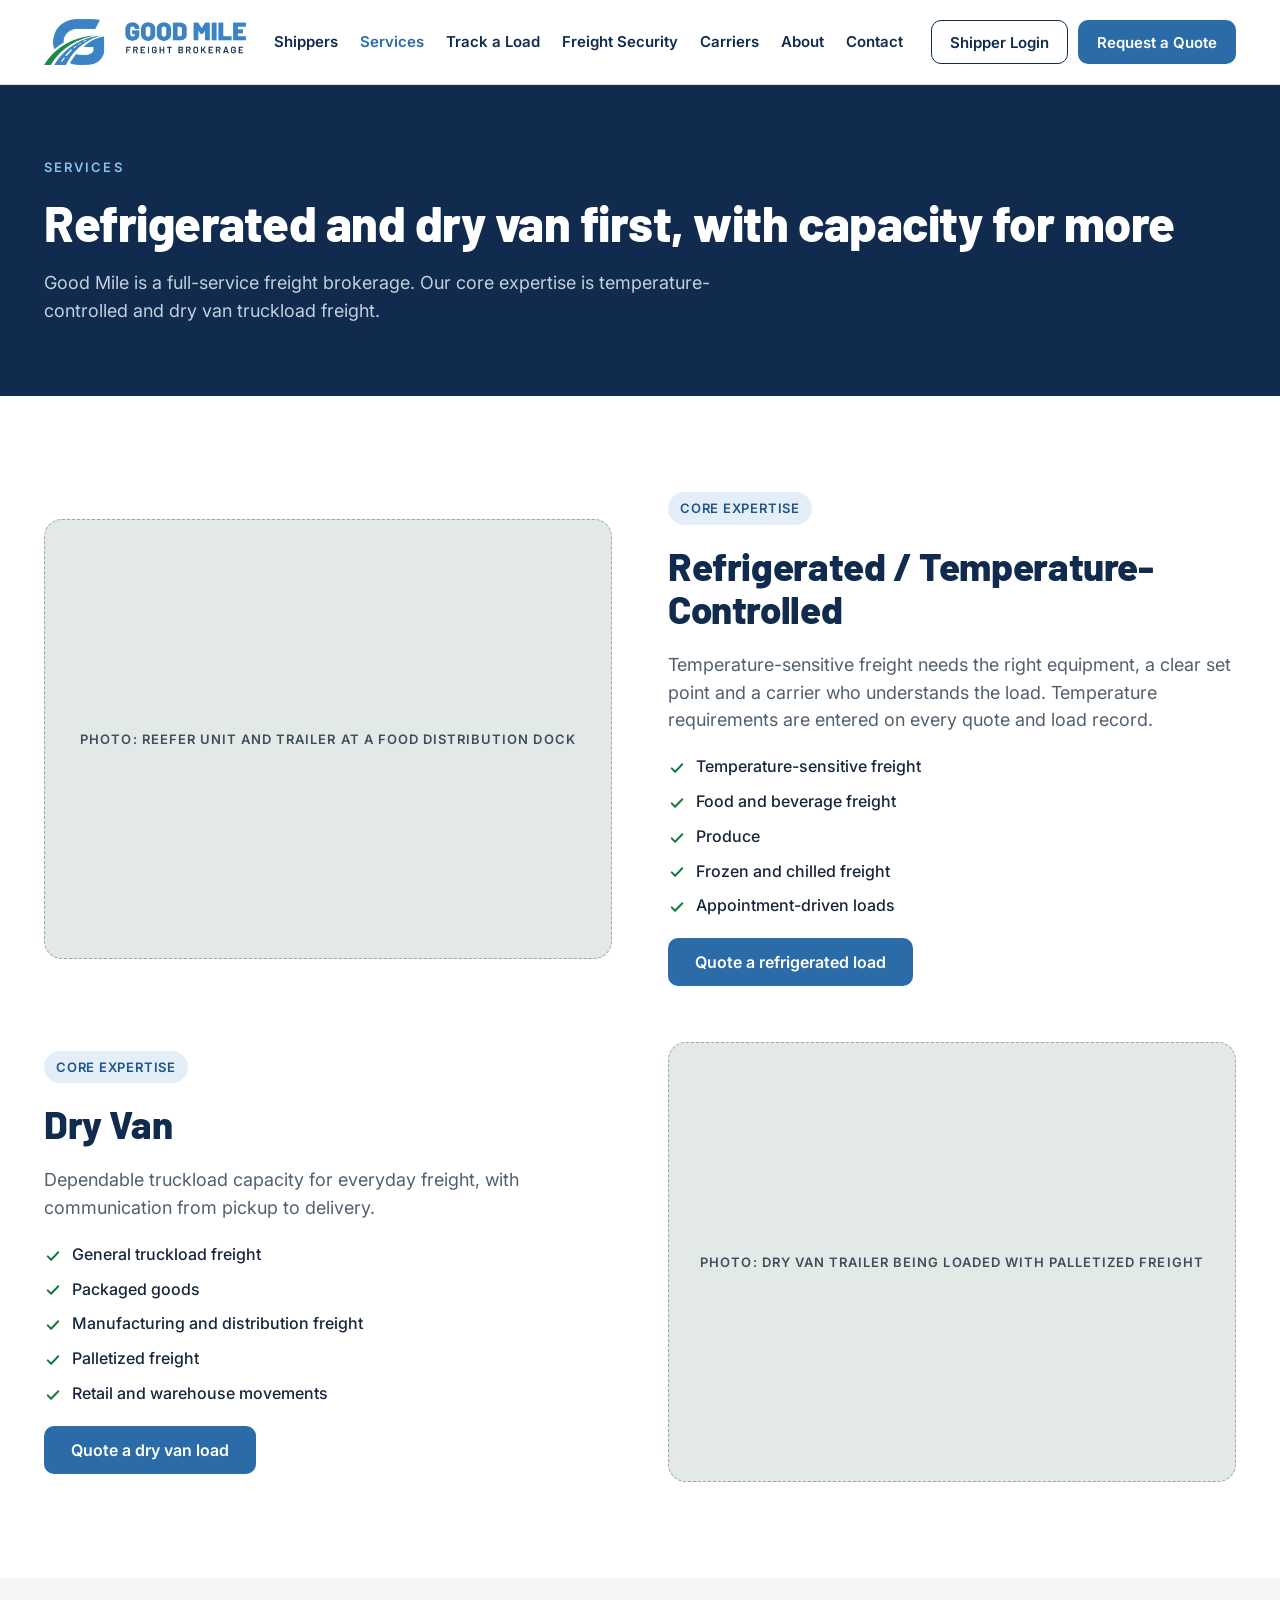
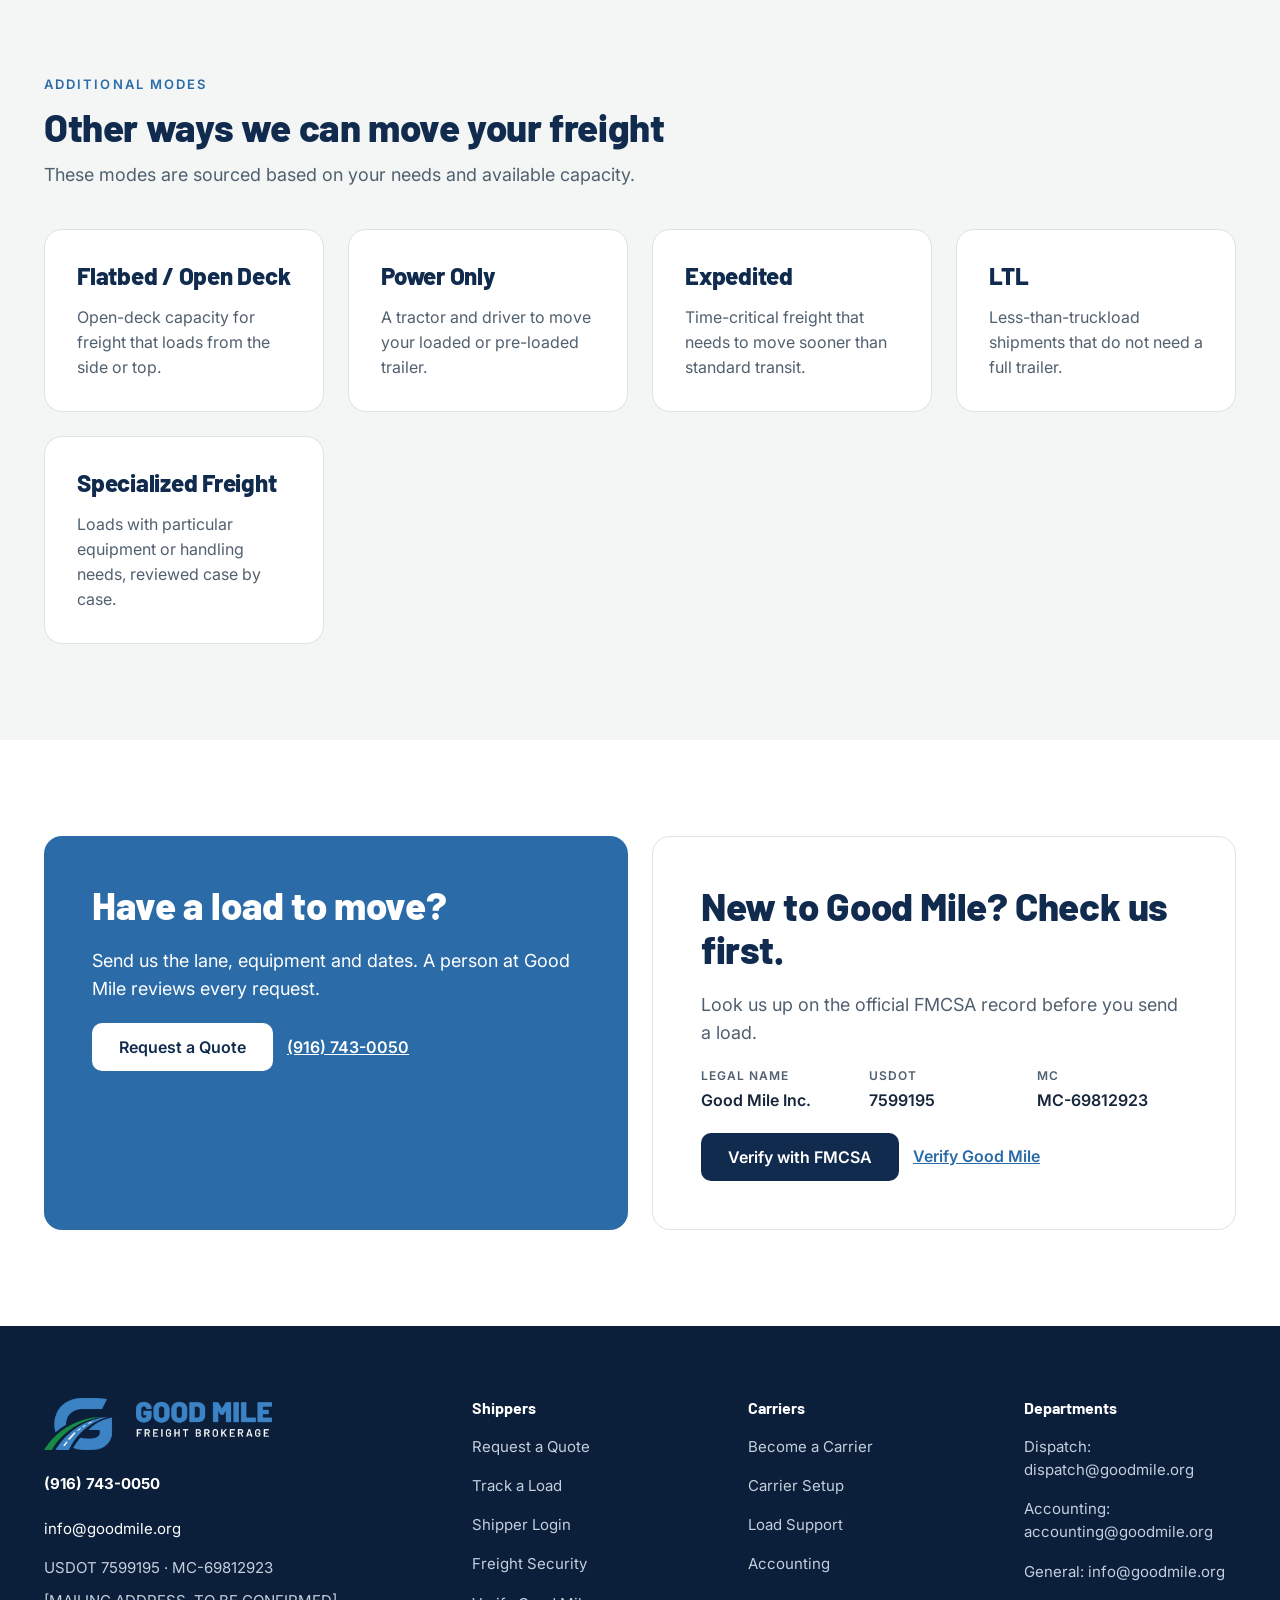
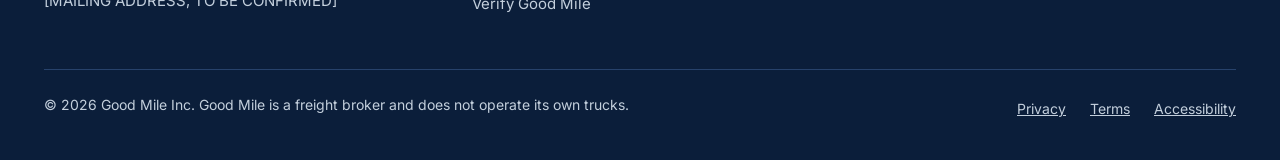
<file: good-mile-website/services.html>
<!doctype html>
<html lang="en">
<head>
<meta charset="utf-8">
<meta name="viewport" content="width=device-width, initial-scale=1">
<title>Freight Services | Refrigerated, Dry Van and More | Good Mile Inc.</title>
<meta name="description" content="Good Mile freight services: refrigerated and dry van truckload as core expertise, plus flatbed, power only, expedited, LTL and specialized freight.">

<link rel="canonical" href="https://goodmile.org/services.html">
<meta property="og:title" content="Freight Services | Refrigerated, Dry Van and More | Good Mile Inc.">
<meta property="og:description" content="Good Mile freight services: refrigerated and dry van truckload as core expertise, plus flatbed, power only, expedited, LTL and specialized freight.">
<meta property="og:type" content="website">
<link rel="icon" type="image/png" href="assets/img/favicon.png">
<link rel="preconnect" href="https://fonts.googleapis.com">
<link rel="preconnect" href="https://fonts.gstatic.com" crossorigin>
<link rel="stylesheet" href="https://fonts.googleapis.com/css2?family=Barlow:wght@600;700;800&family=Inter:wght@400;500;600&display=swap">
<link rel="stylesheet" href="assets/css/styles.css">
</head>
<body>
<a class="skip-link" href="#main">Skip to main content</a>
<header class="site-header">
<div class="container">
<a class="brand" href="index.html"><img src="assets/img/good-mile-logo.png" alt="Good Mile Freight Brokerage, home" width="202" height="46"></a>
<button class="nav-toggle" type="button" aria-label="Menu" aria-expanded="false"><span></span></button>
<nav class="site-nav" aria-label="Primary"><a href="shippers.html">Shippers</a><a href="services.html" aria-current="page">Services</a><a href="track.html">Track a Load</a><a href="freight-security.html">Freight Security</a><a href="carriers.html">Carriers</a><a href="about.html">About</a><a href="contact.html">Contact</a></nav>
<div class="header-actions">
<a class="btn btn-outline btn-sm" href="login.html">Shipper Login</a>
<a class="btn btn-primary btn-sm" href="request-a-quote.html">Request a Quote</a>
</div>
</div>
</header>
<main id="main">
<section class="page-hero"><div class="container stack"><div class="eyebrow">Services</div><h1>Refrigerated and dry van first, with capacity for more</h1><p class="lede">Good Mile is a full-service freight brokerage. Our core expertise is temperature-controlled and dry van truckload freight.</p></div></section><section class="section"><div class="container stack" style="gap:56px">
<div class="split" id="refrigerated"><div class="placeholder placeholder-tall">Photo: reefer unit and trailer at a food distribution dock</div>
<div class="stack"><span class="badge">Core expertise</span><h2>Refrigerated / Temperature-Controlled</h2>
<p class="lede">Temperature-sensitive freight needs the right equipment, a clear set point and a carrier who understands the load. Temperature requirements are entered on every quote and load record.</p>
<ul class="check-list "><li>Temperature-sensitive freight</li><li>Food and beverage freight</li><li>Produce</li><li>Frozen and chilled freight</li><li>Appointment-driven loads</li></ul>
<div><a class="btn btn-primary" href="request-a-quote.html">Quote a refrigerated load</a></div></div></div>
<div class="split" id="dry-van"><div class="stack"><span class="badge">Core expertise</span><h2>Dry Van</h2>
<p class="lede">Dependable truckload capacity for everyday freight, with communication from pickup to delivery.</p>
<ul class="check-list "><li>General truckload freight</li><li>Packaged goods</li><li>Manufacturing and distribution freight</li><li>Palletized freight</li><li>Retail and warehouse movements</li></ul>
<div><a class="btn btn-primary" href="request-a-quote.html">Quote a dry van load</a></div></div>
<div class="placeholder placeholder-tall">Photo: dry van trailer being loaded with palletized freight</div></div>
</div></section>
<section class="section section-mist"><div class="container stack" style="gap:40px"><div class="stack-sm narrow"><div class="eyebrow">Additional modes</div><h2>Other ways we can move your freight</h2><p class="lede">These modes are sourced based on your needs and available capacity.</p></div>
<div class="grid"><div class="card"><h3>Flatbed / Open Deck</h3><p>Open-deck capacity for freight that loads from the side or top.</p></div><div class="card"><h3>Power Only</h3><p>A tractor and driver to move your loaded or pre-loaded trailer.</p></div><div class="card"><h3>Expedited</h3><p>Time-critical freight that needs to move sooner than standard transit.</p></div><div class="card"><h3>LTL</h3><p>Less-than-truckload shipments that do not need a full trailer.</p></div><div class="card"><h3>Specialized Freight</h3><p>Loads with particular equipment or handling needs, reviewed case by case.</p></div></div></div></section><section class="section"><div class="container grid">
<div class="panel-navy stack"><h2>Have a load to move?</h2><p class="lede">Send us the lane, equipment and dates. A person at Good Mile reviews every request.</p>
<div class="actions"><a class="btn btn-primary" href="request-a-quote.html">Request a Quote</a><a class="text-link" href="tel:+19167430050">(916) 743-0050</a></div></div>
<div class="panel-outline stack"><h2>New to Good Mile? Check us first.</h2><p class="lede">Look us up on the official FMCSA record before you send a load.</p>
<dl class="data"><div><dt>Legal name</dt><dd>Good Mile Inc.</dd></div><div><dt>USDOT</dt><dd>7599195</dd></div><div><dt>MC</dt><dd>MC-69812923</dd></div></dl>
<div class="actions"><a class="btn btn-navy" href="https://safer.fmcsa.dot.gov/" rel="noopener">Verify with FMCSA</a><a class="text-link" href="verify.html">Verify Good Mile</a></div></div>
</div></section>
</main>
<footer class="site-footer">
<div class="container">
<div class="cols">
<div class="about">
<img src="assets/img/good-mile-logo-reversed.png" alt="Good Mile Freight Brokerage" width="228" height="52">
<a href="tel:+19167430050"><strong>(916) 743-0050</strong></a>
<a href="mailto:info@goodmile.org">info@goodmile.org</a>
<div>USDOT 7599195 &middot; MC-69812923</div>
<div>[MAILING ADDRESS, TO BE CONFIRMED]</div>
</div>
<nav aria-label="Shippers"><h2>Shippers</h2>
<a href="request-a-quote.html">Request a Quote</a><a href="track.html">Track a Load</a><a href="login.html">Shipper Login</a><a href="freight-security.html">Freight Security</a><a href="verify.html">Verify Good Mile</a></nav>
<nav aria-label="Carriers"><h2>Carriers</h2>
<a href="carriers.html#become-a-carrier">Become a Carrier</a><a href="carriers.html#setup">Carrier Setup</a><a href="carriers.html#support">Load Support</a><a href="carriers.html#accounting">Accounting</a></nav>
<div><h2>Departments</h2>
<a href="mailto:dispatch@goodmile.org">Dispatch: dispatch@goodmile.org</a><a href="mailto:accounting@goodmile.org">Accounting: accounting@goodmile.org</a><a href="mailto:info@goodmile.org">General: info@goodmile.org</a></div>
</div>
<div class="legal">
<div>&copy; <span id="year">2026</span> Good Mile Inc. Good Mile is a freight broker and does not operate its own trucks.</div>
<nav aria-label="Legal"><a href="privacy.html">Privacy</a><a href="terms.html">Terms</a><a href="privacy.html#accessibility">Accessibility</a></nav>
</div>
</div>
</footer>
<script src="assets/js/main.js"></script>
</body>
</html>
</file>
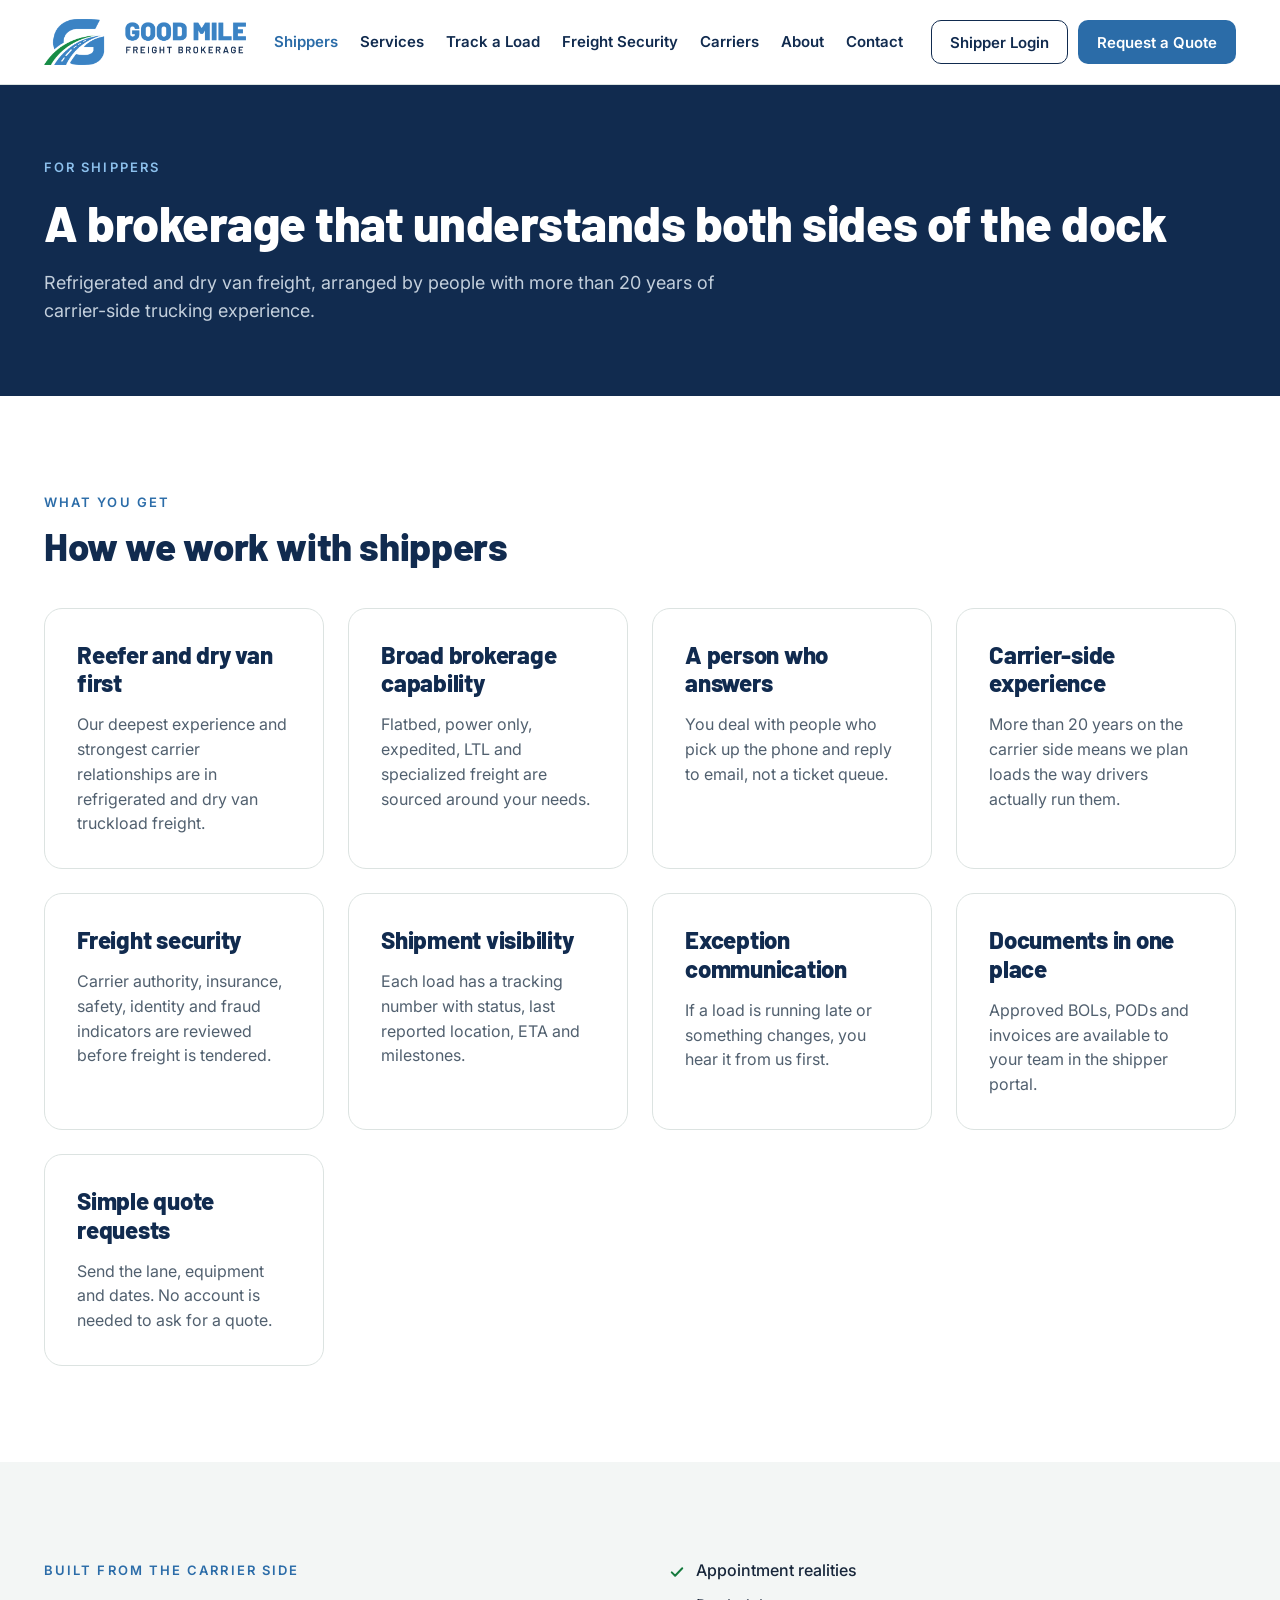
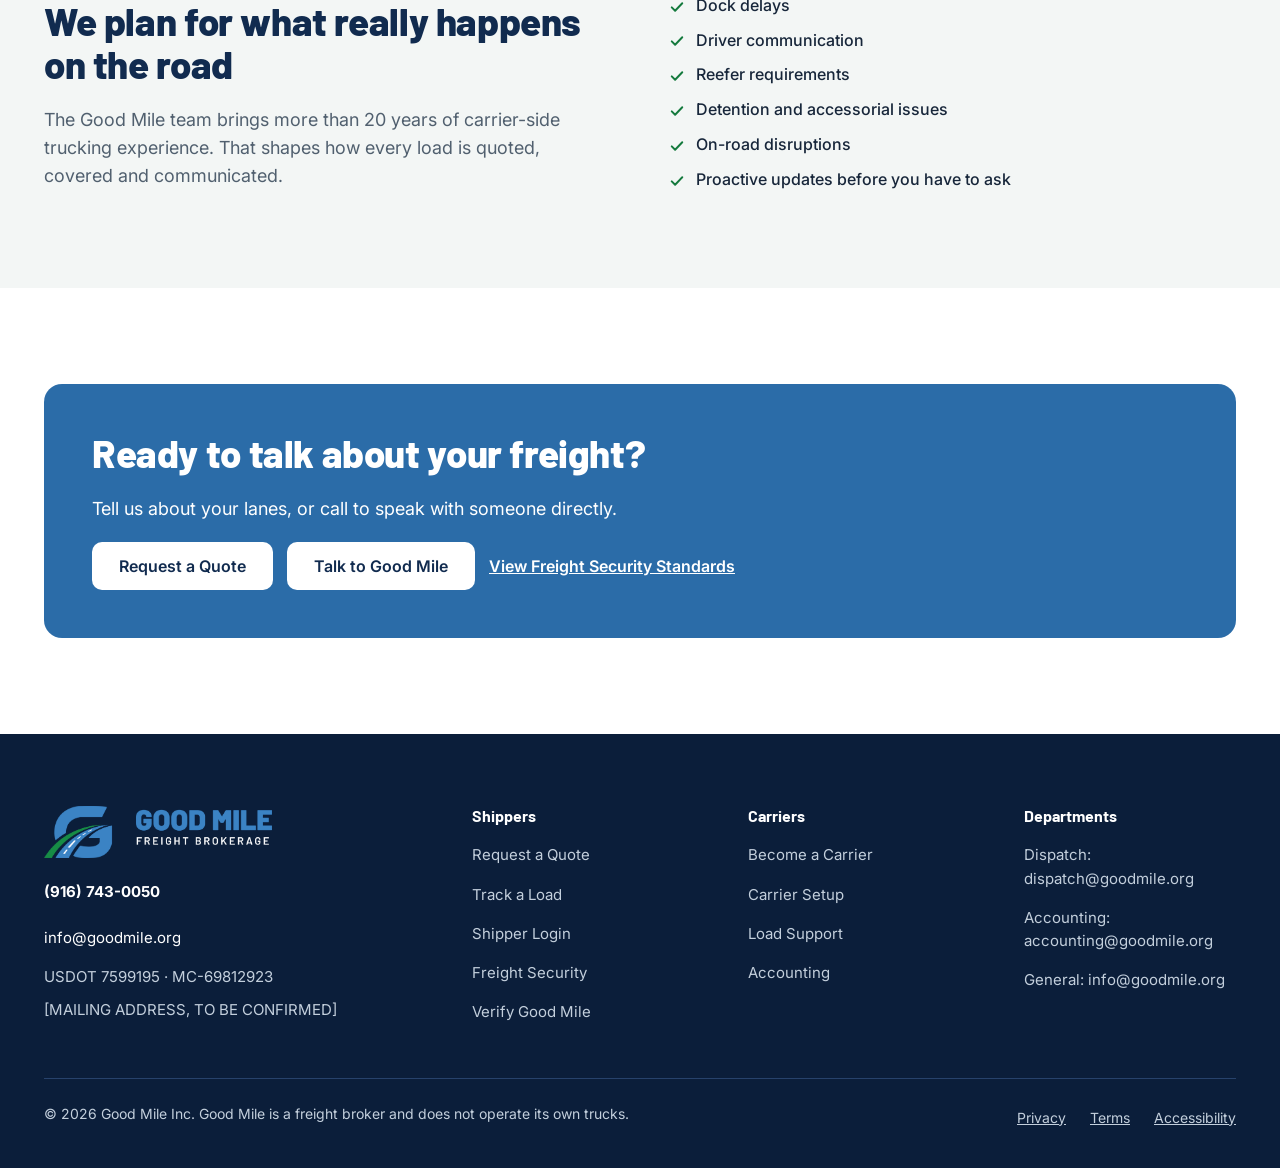
<file: good-mile-website/shippers.html>
<!doctype html>
<html lang="en">
<head>
<meta charset="utf-8">
<meta name="viewport" content="width=device-width, initial-scale=1">
<title>For Shippers | Good Mile Inc. Freight Brokerage</title>
<meta name="description" content="Why shippers work with Good Mile: reefer and dry van expertise, responsive communication, carrier vetting, shipment visibility and easy document access.">

<link rel="canonical" href="https://goodmile.org/shippers.html">
<meta property="og:title" content="For Shippers | Good Mile Inc. Freight Brokerage">
<meta property="og:description" content="Why shippers work with Good Mile: reefer and dry van expertise, responsive communication, carrier vetting, shipment visibility and easy document access.">
<meta property="og:type" content="website">
<link rel="icon" type="image/png" href="assets/img/favicon.png">
<link rel="preconnect" href="https://fonts.googleapis.com">
<link rel="preconnect" href="https://fonts.gstatic.com" crossorigin>
<link rel="stylesheet" href="https://fonts.googleapis.com/css2?family=Barlow:wght@600;700;800&family=Inter:wght@400;500;600&display=swap">
<link rel="stylesheet" href="assets/css/styles.css">
</head>
<body>
<a class="skip-link" href="#main">Skip to main content</a>
<header class="site-header">
<div class="container">
<a class="brand" href="index.html"><img src="assets/img/good-mile-logo.png" alt="Good Mile Freight Brokerage, home" width="202" height="46"></a>
<button class="nav-toggle" type="button" aria-label="Menu" aria-expanded="false"><span></span></button>
<nav class="site-nav" aria-label="Primary"><a href="shippers.html" aria-current="page">Shippers</a><a href="services.html">Services</a><a href="track.html">Track a Load</a><a href="freight-security.html">Freight Security</a><a href="carriers.html">Carriers</a><a href="about.html">About</a><a href="contact.html">Contact</a></nav>
<div class="header-actions">
<a class="btn btn-outline btn-sm" href="login.html">Shipper Login</a>
<a class="btn btn-primary btn-sm" href="request-a-quote.html">Request a Quote</a>
</div>
</div>
</header>
<main id="main">
<section class="page-hero"><div class="container stack"><div class="eyebrow">For shippers</div><h1>A brokerage that understands both sides of the dock</h1><p class="lede">Refrigerated and dry van freight, arranged by people with more than 20 years of carrier-side trucking experience.</p></div></section><section class="section"><div class="container stack" style="gap:40px"><div class="stack-sm narrow"><div class="eyebrow">What you get</div><h2>How we work with shippers</h2></div><div class="grid"><div class="card"><h3>Reefer and dry van first</h3><p>Our deepest experience and strongest carrier relationships are in refrigerated and dry van truckload freight.</p></div><div class="card"><h3>Broad brokerage capability</h3><p>Flatbed, power only, expedited, LTL and specialized freight are sourced around your needs.</p></div><div class="card"><h3>A person who answers</h3><p>You deal with people who pick up the phone and reply to email, not a ticket queue.</p></div><div class="card"><h3>Carrier-side experience</h3><p>More than 20 years on the carrier side means we plan loads the way drivers actually run them.</p></div><div class="card"><h3>Freight security</h3><p>Carrier authority, insurance, safety, identity and fraud indicators are reviewed before freight is tendered.</p></div><div class="card"><h3>Shipment visibility</h3><p>Each load has a tracking number with status, last reported location, ETA and milestones.</p></div><div class="card"><h3>Exception communication</h3><p>If a load is running late or something changes, you hear it from us first.</p></div><div class="card"><h3>Documents in one place</h3><p>Approved BOLs, PODs and invoices are available to your team in the shipper portal.</p></div><div class="card"><h3>Simple quote requests</h3><p>Send the lane, equipment and dates. No account is needed to ask for a quote.</p></div></div></div></section><section class="section section-mist"><div class="container split">
<div class="stack"><div class="eyebrow">Built from the carrier side</div><h2>We plan for what really happens on the road</h2>
<p class="lede">The Good Mile team brings more than 20 years of carrier-side trucking experience. That shapes how every load is quoted, covered and communicated.</p></div>
<ul class="check-list "><li>Appointment realities</li><li>Dock delays</li><li>Driver communication</li><li>Reefer requirements</li><li>Detention and accessorial issues</li><li>On-road disruptions</li><li>Proactive updates before you have to ask</li></ul>
</div></section>
<section class="section"><div class="container"><div class="panel-navy stack"><h2>Ready to talk about your freight?</h2><p class="lede">Tell us about your lanes, or call to speak with someone directly.</p>
<div class="actions"><a class="btn btn-primary" href="request-a-quote.html">Request a Quote</a><a class="btn btn-white" href="contact.html">Talk to Good Mile</a><a class="text-link" href="freight-security.html">View Freight Security Standards</a></div></div></div></section>
</main>
<footer class="site-footer">
<div class="container">
<div class="cols">
<div class="about">
<img src="assets/img/good-mile-logo-reversed.png" alt="Good Mile Freight Brokerage" width="228" height="52">
<a href="tel:+19167430050"><strong>(916) 743-0050</strong></a>
<a href="mailto:info@goodmile.org">info@goodmile.org</a>
<div>USDOT 7599195 &middot; MC-69812923</div>
<div>[MAILING ADDRESS, TO BE CONFIRMED]</div>
</div>
<nav aria-label="Shippers"><h2>Shippers</h2>
<a href="request-a-quote.html">Request a Quote</a><a href="track.html">Track a Load</a><a href="login.html">Shipper Login</a><a href="freight-security.html">Freight Security</a><a href="verify.html">Verify Good Mile</a></nav>
<nav aria-label="Carriers"><h2>Carriers</h2>
<a href="carriers.html#become-a-carrier">Become a Carrier</a><a href="carriers.html#setup">Carrier Setup</a><a href="carriers.html#support">Load Support</a><a href="carriers.html#accounting">Accounting</a></nav>
<div><h2>Departments</h2>
<a href="mailto:dispatch@goodmile.org">Dispatch: dispatch@goodmile.org</a><a href="mailto:accounting@goodmile.org">Accounting: accounting@goodmile.org</a><a href="mailto:info@goodmile.org">General: info@goodmile.org</a></div>
</div>
<div class="legal">
<div>&copy; <span id="year">2026</span> Good Mile Inc. Good Mile is a freight broker and does not operate its own trucks.</div>
<nav aria-label="Legal"><a href="privacy.html">Privacy</a><a href="terms.html">Terms</a><a href="privacy.html#accessibility">Accessibility</a></nav>
</div>
</div>
</footer>
<script src="assets/js/main.js"></script>
</body>
</html>
</file>
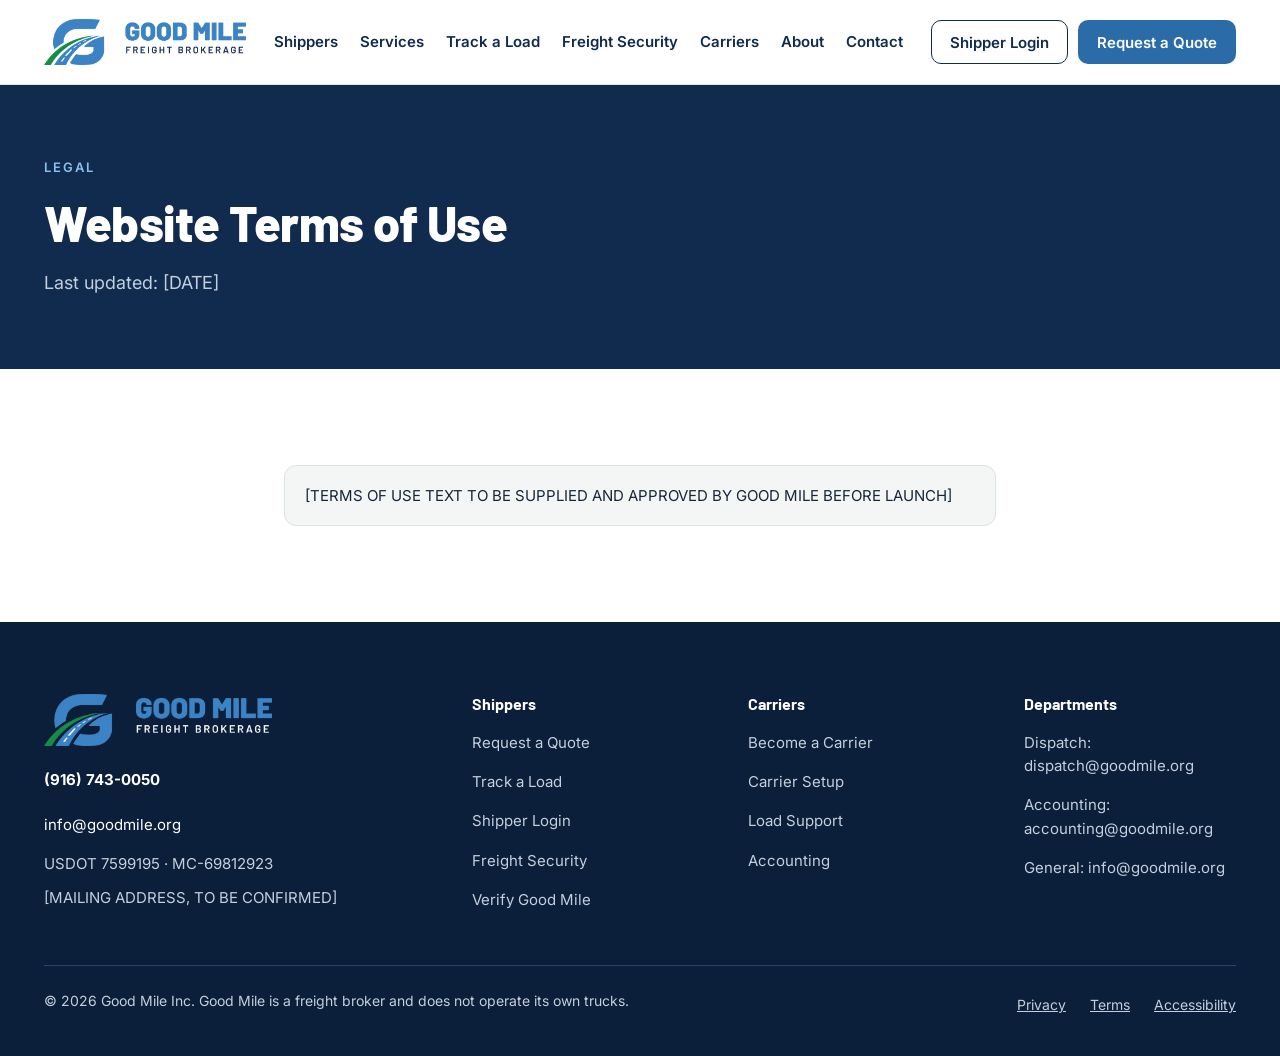
<file: good-mile-website/terms.html>
<!doctype html>
<html lang="en">
<head>
<meta charset="utf-8">
<meta name="viewport" content="width=device-width, initial-scale=1">
<title>Website Terms of Use | Good Mile Inc.</title>
<meta name="description" content="Good Mile Inc. website terms of use.">

<link rel="canonical" href="https://goodmile.org/terms.html">
<meta property="og:title" content="Website Terms of Use | Good Mile Inc.">
<meta property="og:description" content="Good Mile Inc. website terms of use.">
<meta property="og:type" content="website">
<link rel="icon" type="image/png" href="assets/img/favicon.png">
<link rel="preconnect" href="https://fonts.googleapis.com">
<link rel="preconnect" href="https://fonts.gstatic.com" crossorigin>
<link rel="stylesheet" href="https://fonts.googleapis.com/css2?family=Barlow:wght@600;700;800&family=Inter:wght@400;500;600&display=swap">
<link rel="stylesheet" href="assets/css/styles.css">
</head>
<body>
<a class="skip-link" href="#main">Skip to main content</a>
<header class="site-header">
<div class="container">
<a class="brand" href="index.html"><img src="assets/img/good-mile-logo.png" alt="Good Mile Freight Brokerage, home" width="202" height="46"></a>
<button class="nav-toggle" type="button" aria-label="Menu" aria-expanded="false"><span></span></button>
<nav class="site-nav" aria-label="Primary"><a href="shippers.html">Shippers</a><a href="services.html">Services</a><a href="track.html">Track a Load</a><a href="freight-security.html">Freight Security</a><a href="carriers.html">Carriers</a><a href="about.html">About</a><a href="contact.html">Contact</a></nav>
<div class="header-actions">
<a class="btn btn-outline btn-sm" href="login.html">Shipper Login</a>
<a class="btn btn-primary btn-sm" href="request-a-quote.html">Request a Quote</a>
</div>
</div>
</header>
<main id="main">
<section class="page-hero"><div class="container stack"><div class="eyebrow">Legal</div><h1>Website Terms of Use</h1><p class="lede">Last updated: [DATE]</p></div></section><section class="section"><div class="container narrow stack"><p class="notice">[TERMS OF USE TEXT TO BE SUPPLIED AND APPROVED BY GOOD MILE BEFORE LAUNCH]</p></div></section>
</main>
<footer class="site-footer">
<div class="container">
<div class="cols">
<div class="about">
<img src="assets/img/good-mile-logo-reversed.png" alt="Good Mile Freight Brokerage" width="228" height="52">
<a href="tel:+19167430050"><strong>(916) 743-0050</strong></a>
<a href="mailto:info@goodmile.org">info@goodmile.org</a>
<div>USDOT 7599195 &middot; MC-69812923</div>
<div>[MAILING ADDRESS, TO BE CONFIRMED]</div>
</div>
<nav aria-label="Shippers"><h2>Shippers</h2>
<a href="request-a-quote.html">Request a Quote</a><a href="track.html">Track a Load</a><a href="login.html">Shipper Login</a><a href="freight-security.html">Freight Security</a><a href="verify.html">Verify Good Mile</a></nav>
<nav aria-label="Carriers"><h2>Carriers</h2>
<a href="carriers.html#become-a-carrier">Become a Carrier</a><a href="carriers.html#setup">Carrier Setup</a><a href="carriers.html#support">Load Support</a><a href="carriers.html#accounting">Accounting</a></nav>
<div><h2>Departments</h2>
<a href="mailto:dispatch@goodmile.org">Dispatch: dispatch@goodmile.org</a><a href="mailto:accounting@goodmile.org">Accounting: accounting@goodmile.org</a><a href="mailto:info@goodmile.org">General: info@goodmile.org</a></div>
</div>
<div class="legal">
<div>&copy; <span id="year">2026</span> Good Mile Inc. Good Mile is a freight broker and does not operate its own trucks.</div>
<nav aria-label="Legal"><a href="privacy.html">Privacy</a><a href="terms.html">Terms</a><a href="privacy.html#accessibility">Accessibility</a></nav>
</div>
</div>
</footer>
<script src="assets/js/main.js"></script>
</body>
</html>
</file>
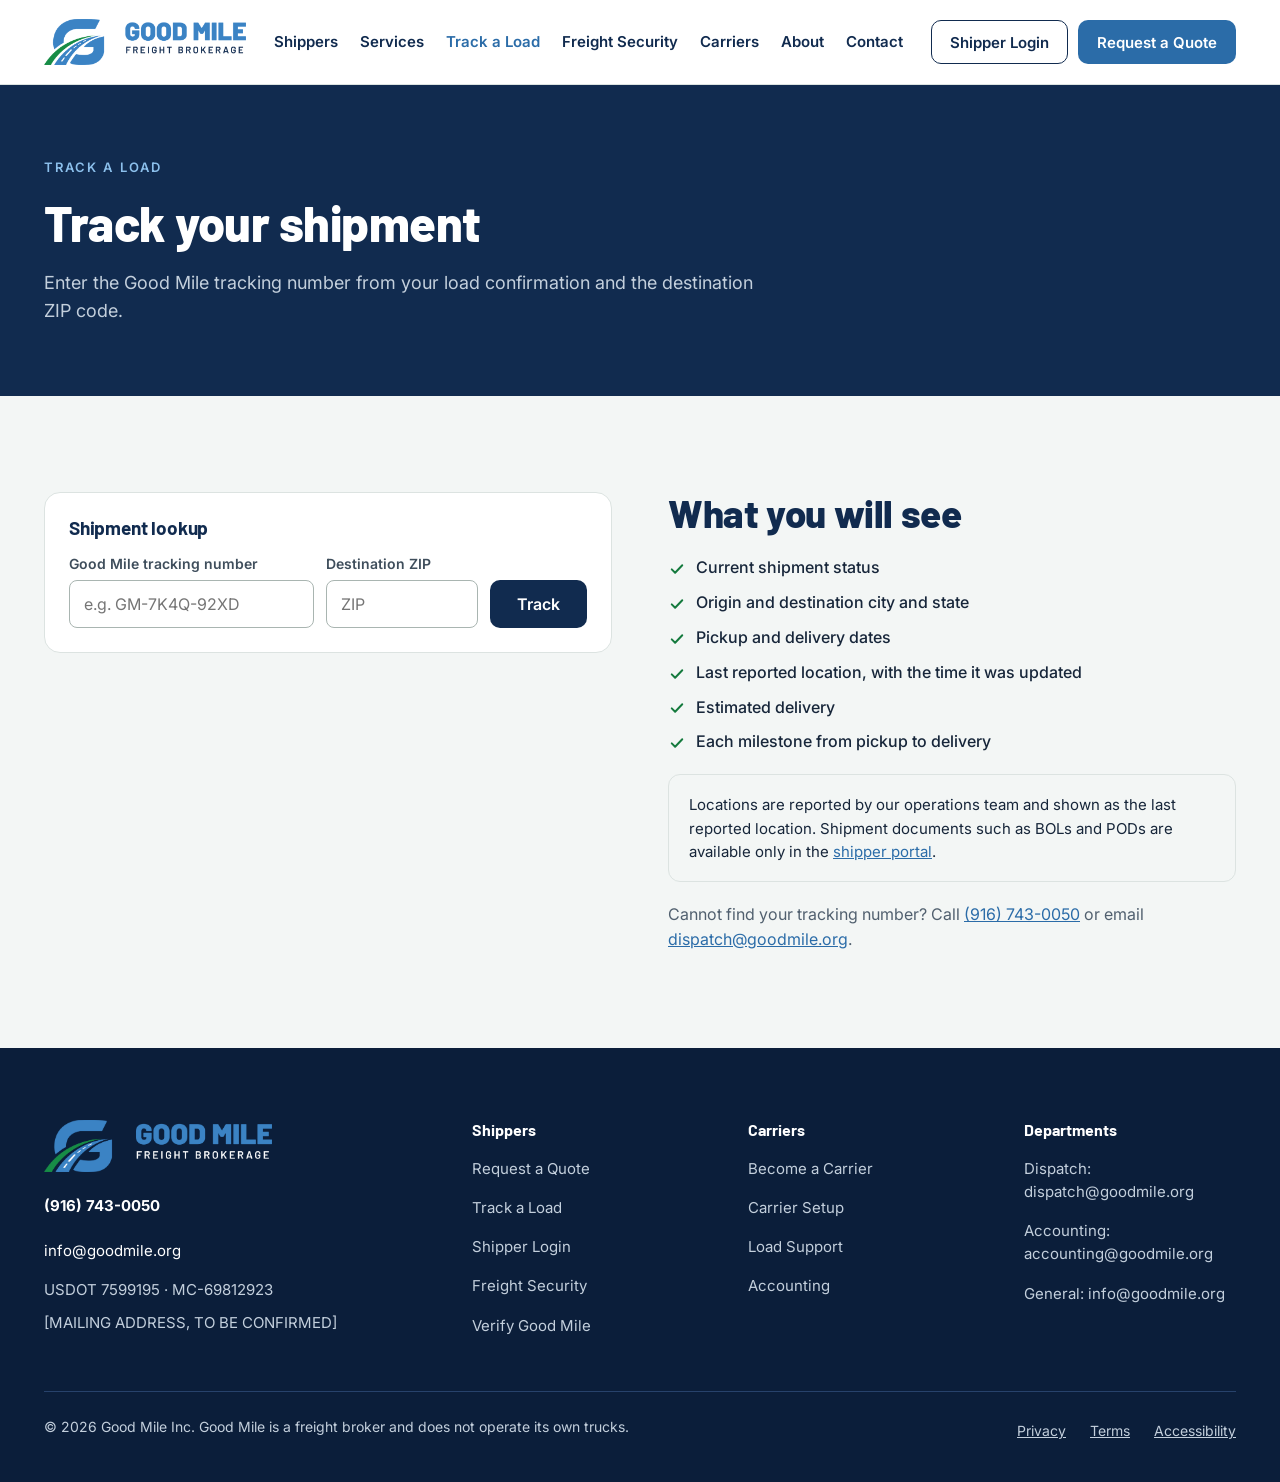
<file: good-mile-website/track.html>
<!doctype html>
<html lang="en">
<head>
<meta charset="utf-8">
<meta name="viewport" content="width=device-width, initial-scale=1">
<title>Track a Load | Good Mile Inc.</title>
<meta name="description" content="Track a Good Mile shipment with your tracking number and destination ZIP.">
<meta name="robots" content="noindex, nofollow">
<link rel="canonical" href="https://goodmile.org/track.html">
<meta property="og:title" content="Track a Load | Good Mile Inc.">
<meta property="og:description" content="Track a Good Mile shipment with your tracking number and destination ZIP.">
<meta property="og:type" content="website">
<link rel="icon" type="image/png" href="assets/img/favicon.png">
<link rel="preconnect" href="https://fonts.googleapis.com">
<link rel="preconnect" href="https://fonts.gstatic.com" crossorigin>
<link rel="stylesheet" href="https://fonts.googleapis.com/css2?family=Barlow:wght@600;700;800&family=Inter:wght@400;500;600&display=swap">
<link rel="stylesheet" href="assets/css/styles.css">
</head>
<body>
<a class="skip-link" href="#main">Skip to main content</a>
<header class="site-header">
<div class="container">
<a class="brand" href="index.html"><img src="assets/img/good-mile-logo.png" alt="Good Mile Freight Brokerage, home" width="202" height="46"></a>
<button class="nav-toggle" type="button" aria-label="Menu" aria-expanded="false"><span></span></button>
<nav class="site-nav" aria-label="Primary"><a href="shippers.html">Shippers</a><a href="services.html">Services</a><a href="track.html" aria-current="page">Track a Load</a><a href="freight-security.html">Freight Security</a><a href="carriers.html">Carriers</a><a href="about.html">About</a><a href="contact.html">Contact</a></nav>
<div class="header-actions">
<a class="btn btn-outline btn-sm" href="login.html">Shipper Login</a>
<a class="btn btn-primary btn-sm" href="request-a-quote.html">Request a Quote</a>
</div>
</div>
</header>
<main id="main">
<section class="page-hero"><div class="container stack"><div class="eyebrow">Track a load</div><h1>Track your shipment</h1><p class="lede">Enter the Good Mile tracking number from your load confirmation and the destination ZIP code.</p></div></section><section class="section section-mist"><div class="container split split-top">
<form class="track-form" action="#" data-static style="border:1px solid var(--line)">
<h2>Shipment lookup</h2>
<div class="row"><div class="field grow"><label for="trk">Good Mile tracking number</label><input id="trk" name="tracking" type="text" placeholder="e.g. GM-7K4Q-92XD" required></div>
<div class="field"><label for="zip">Destination ZIP</label><input id="zip" name="zip" type="text" inputmode="numeric" placeholder="ZIP" required></div>
<button class="btn btn-navy" type="submit">Track</button></div>
<div class="form-status" role="status" tabindex="-1">This form is not connected to a server yet. Nothing was sent. Please call (916) 743-0050 or email dispatch@goodmile.org for now.</div>
</form>
<div class="stack"><h2>What you will see</h2>
<ul class="check-list "><li>Current shipment status</li><li>Origin and destination city and state</li><li>Pickup and delivery dates</li><li>Last reported location, with the time it was updated</li><li>Estimated delivery</li><li>Each milestone from pickup to delivery</li></ul>
<p class="notice">Locations are reported by our operations team and shown as the last reported location. Shipment documents such as BOLs and PODs are available only in the <a href="login.html">shipper portal</a>.</p>
<p style="color:var(--muted)">Cannot find your tracking number? Call <a href="tel:+19167430050">(916) 743-0050</a> or email <a href="mailto:dispatch@goodmile.org">dispatch@goodmile.org</a>.</p></div>
</div></section>
</main>
<footer class="site-footer">
<div class="container">
<div class="cols">
<div class="about">
<img src="assets/img/good-mile-logo-reversed.png" alt="Good Mile Freight Brokerage" width="228" height="52">
<a href="tel:+19167430050"><strong>(916) 743-0050</strong></a>
<a href="mailto:info@goodmile.org">info@goodmile.org</a>
<div>USDOT 7599195 &middot; MC-69812923</div>
<div>[MAILING ADDRESS, TO BE CONFIRMED]</div>
</div>
<nav aria-label="Shippers"><h2>Shippers</h2>
<a href="request-a-quote.html">Request a Quote</a><a href="track.html">Track a Load</a><a href="login.html">Shipper Login</a><a href="freight-security.html">Freight Security</a><a href="verify.html">Verify Good Mile</a></nav>
<nav aria-label="Carriers"><h2>Carriers</h2>
<a href="carriers.html#become-a-carrier">Become a Carrier</a><a href="carriers.html#setup">Carrier Setup</a><a href="carriers.html#support">Load Support</a><a href="carriers.html#accounting">Accounting</a></nav>
<div><h2>Departments</h2>
<a href="mailto:dispatch@goodmile.org">Dispatch: dispatch@goodmile.org</a><a href="mailto:accounting@goodmile.org">Accounting: accounting@goodmile.org</a><a href="mailto:info@goodmile.org">General: info@goodmile.org</a></div>
</div>
<div class="legal">
<div>&copy; <span id="year">2026</span> Good Mile Inc. Good Mile is a freight broker and does not operate its own trucks.</div>
<nav aria-label="Legal"><a href="privacy.html">Privacy</a><a href="terms.html">Terms</a><a href="privacy.html#accessibility">Accessibility</a></nav>
</div>
</div>
</footer>
<script src="assets/js/main.js"></script>
</body>
</html>
</file>
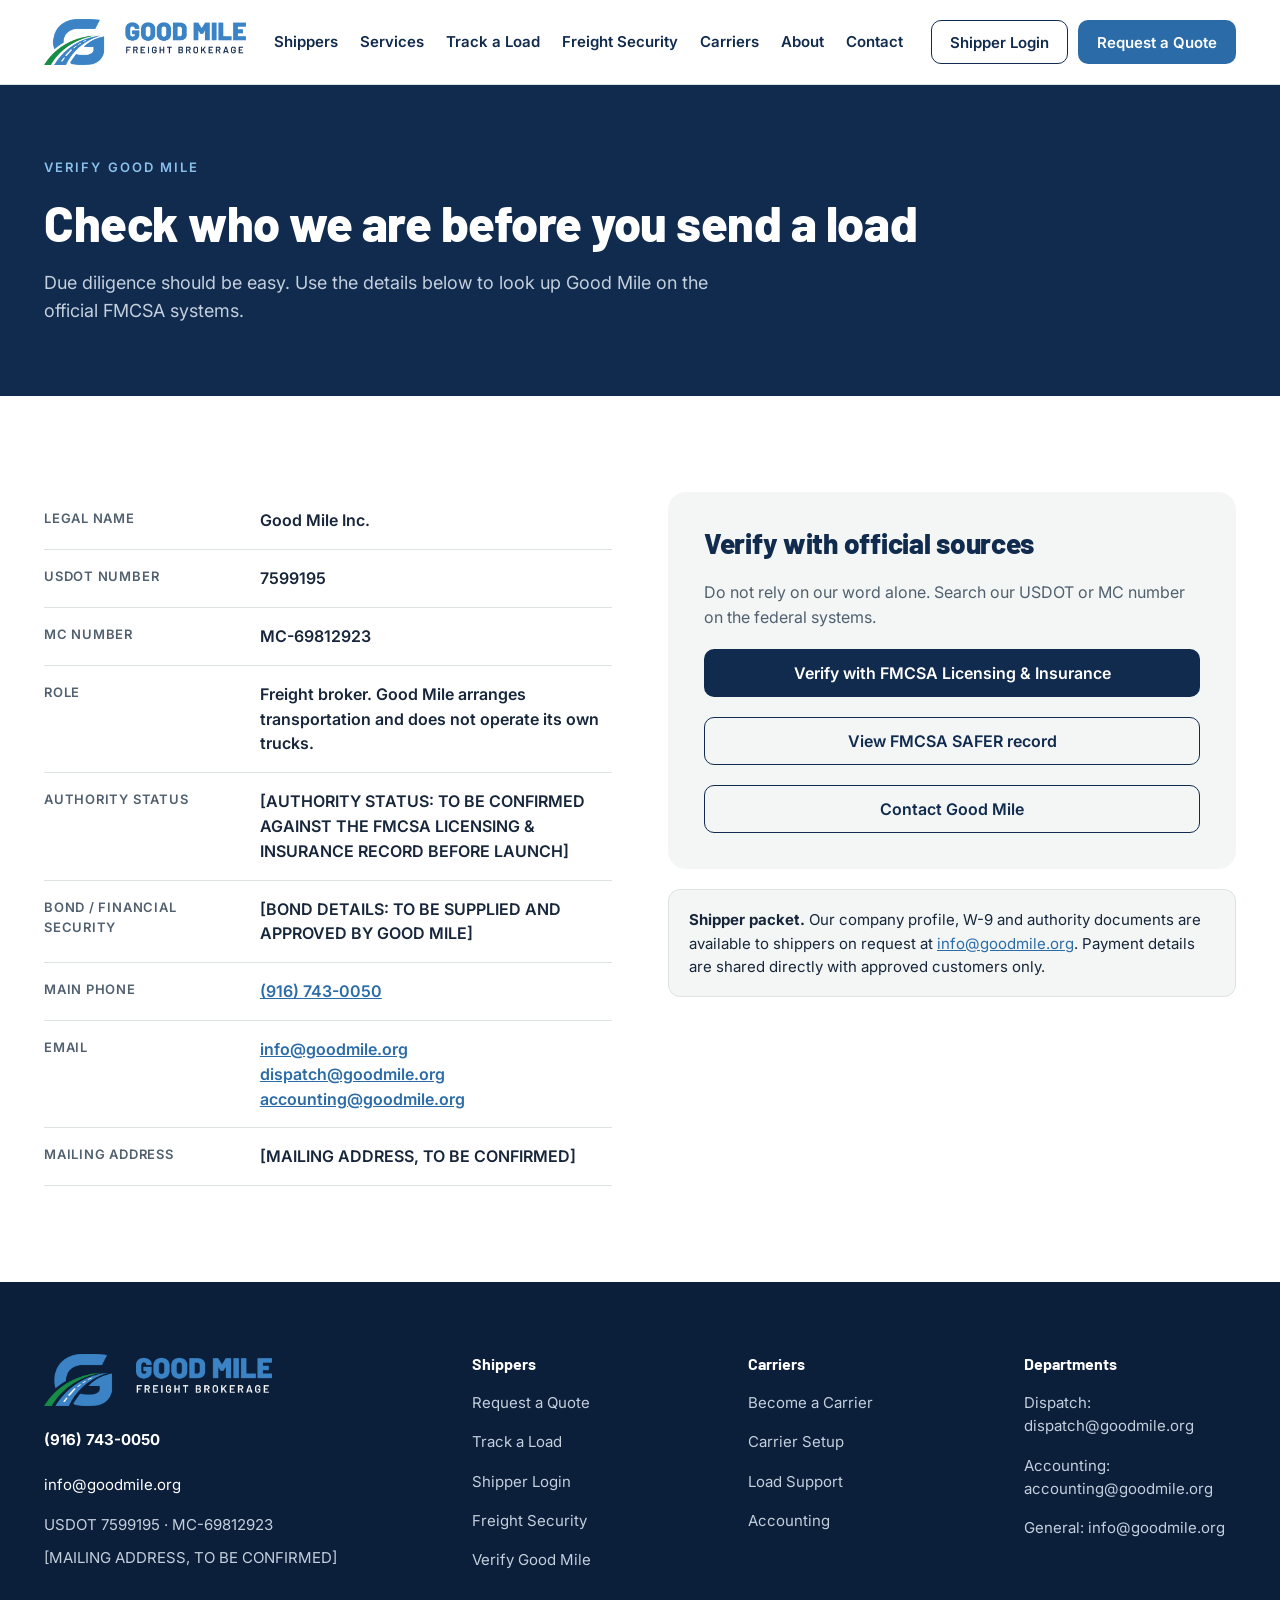
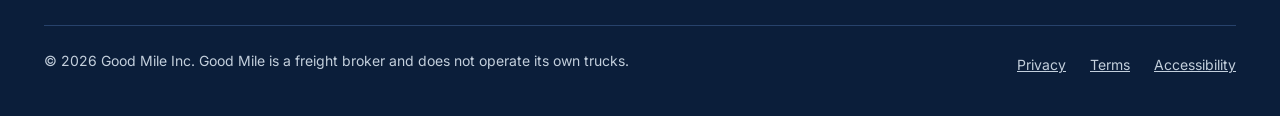
<file: good-mile-website/verify.html>
<!doctype html>
<html lang="en">
<head>
<meta charset="utf-8">
<meta name="viewport" content="width=device-width, initial-scale=1">
<title>Verify Good Mile Inc. | USDOT and MC Details</title>
<meta name="description" content="Verify Good Mile Inc. using official FMCSA records. Legal name, USDOT and MC numbers, and contact details.">

<link rel="canonical" href="https://goodmile.org/verify.html">
<meta property="og:title" content="Verify Good Mile Inc. | USDOT and MC Details">
<meta property="og:description" content="Verify Good Mile Inc. using official FMCSA records. Legal name, USDOT and MC numbers, and contact details.">
<meta property="og:type" content="website">
<link rel="icon" type="image/png" href="assets/img/favicon.png">
<link rel="preconnect" href="https://fonts.googleapis.com">
<link rel="preconnect" href="https://fonts.gstatic.com" crossorigin>
<link rel="stylesheet" href="https://fonts.googleapis.com/css2?family=Barlow:wght@600;700;800&family=Inter:wght@400;500;600&display=swap">
<link rel="stylesheet" href="assets/css/styles.css">
</head>
<body>
<a class="skip-link" href="#main">Skip to main content</a>
<header class="site-header">
<div class="container">
<a class="brand" href="index.html"><img src="assets/img/good-mile-logo.png" alt="Good Mile Freight Brokerage, home" width="202" height="46"></a>
<button class="nav-toggle" type="button" aria-label="Menu" aria-expanded="false"><span></span></button>
<nav class="site-nav" aria-label="Primary"><a href="shippers.html">Shippers</a><a href="services.html">Services</a><a href="track.html">Track a Load</a><a href="freight-security.html">Freight Security</a><a href="carriers.html">Carriers</a><a href="about.html">About</a><a href="contact.html">Contact</a></nav>
<div class="header-actions">
<a class="btn btn-outline btn-sm" href="login.html">Shipper Login</a>
<a class="btn btn-primary btn-sm" href="request-a-quote.html">Request a Quote</a>
</div>
</div>
</header>
<main id="main">
<section class="page-hero"><div class="container stack"><div class="eyebrow">Verify Good Mile</div><h1>Check who we are before you send a load</h1><p class="lede">Due diligence should be easy. Use the details below to look up Good Mile on the official FMCSA systems.</p></div></section><section class="section"><div class="container split split-top">
<div><table class="detail-table">
<tr><th scope="row">Legal name</th><td>Good Mile Inc.</td></tr>
<tr><th scope="row">USDOT number</th><td>7599195</td></tr>
<tr><th scope="row">MC number</th><td>MC-69812923</td></tr>
<tr><th scope="row">Role</th><td>Freight broker. Good Mile arranges transportation and does not operate its own trucks.</td></tr>
<tr><th scope="row">Authority status</th><td>[AUTHORITY STATUS: TO BE CONFIRMED AGAINST THE FMCSA LICENSING &amp; INSURANCE RECORD BEFORE LAUNCH]</td></tr>
<tr><th scope="row">Bond / financial security</th><td>[BOND DETAILS: TO BE SUPPLIED AND APPROVED BY GOOD MILE]</td></tr>
<tr><th scope="row">Main phone</th><td><a href="tel:+19167430050">(916) 743-0050</a></td></tr>
<tr><th scope="row">Email</th><td><a href="mailto:info@goodmile.org">info@goodmile.org</a><br><a href="mailto:dispatch@goodmile.org">dispatch@goodmile.org</a><br><a href="mailto:accounting@goodmile.org">accounting@goodmile.org</a></td></tr>
<tr><th scope="row">Mailing address</th><td>[MAILING ADDRESS, TO BE CONFIRMED]</td></tr>
</table></div>
<div class="stack"><div class="panel stack"><h2 style="font-size:28px">Verify with official sources</h2>
<p style="color:var(--muted)">Do not rely on our word alone. Search our USDOT or MC number on the federal systems.</p>
<a class="btn btn-navy" href="https://li-public.fmcsa.dot.gov/" rel="noopener">Verify with FMCSA Licensing &amp; Insurance</a>
<a class="btn btn-outline" href="https://safer.fmcsa.dot.gov/" rel="noopener">View FMCSA SAFER record</a>
<a class="btn btn-outline" href="contact.html">Contact Good Mile</a></div>
<p class="notice"><strong>Shipper packet.</strong> Our company profile, W-9 and authority documents are available to shippers on request at <a href="mailto:info@goodmile.org">info@goodmile.org</a>. Payment details are shared directly with approved customers only.</p></div>
</div></section>
</main>
<footer class="site-footer">
<div class="container">
<div class="cols">
<div class="about">
<img src="assets/img/good-mile-logo-reversed.png" alt="Good Mile Freight Brokerage" width="228" height="52">
<a href="tel:+19167430050"><strong>(916) 743-0050</strong></a>
<a href="mailto:info@goodmile.org">info@goodmile.org</a>
<div>USDOT 7599195 &middot; MC-69812923</div>
<div>[MAILING ADDRESS, TO BE CONFIRMED]</div>
</div>
<nav aria-label="Shippers"><h2>Shippers</h2>
<a href="request-a-quote.html">Request a Quote</a><a href="track.html">Track a Load</a><a href="login.html">Shipper Login</a><a href="freight-security.html">Freight Security</a><a href="verify.html">Verify Good Mile</a></nav>
<nav aria-label="Carriers"><h2>Carriers</h2>
<a href="carriers.html#become-a-carrier">Become a Carrier</a><a href="carriers.html#setup">Carrier Setup</a><a href="carriers.html#support">Load Support</a><a href="carriers.html#accounting">Accounting</a></nav>
<div><h2>Departments</h2>
<a href="mailto:dispatch@goodmile.org">Dispatch: dispatch@goodmile.org</a><a href="mailto:accounting@goodmile.org">Accounting: accounting@goodmile.org</a><a href="mailto:info@goodmile.org">General: info@goodmile.org</a></div>
</div>
<div class="legal">
<div>&copy; <span id="year">2026</span> Good Mile Inc. Good Mile is a freight broker and does not operate its own trucks.</div>
<nav aria-label="Legal"><a href="privacy.html">Privacy</a><a href="terms.html">Terms</a><a href="privacy.html#accessibility">Accessibility</a></nav>
</div>
</div>
</footer>
<script src="assets/js/main.js"></script>
</body>
</html>
</file>
<file: good-mile-website/assets/css/styles.css>
/* Good Mile Inc. website styles
   Brand colours are taken from the approved logo file. */
:root {
  --blue: #3A82C4;         /* Sky Blue from the logo: graphics and large elements */
  --blue-dark: #2B6CA8;    /* buttons, links, small text (passes contrast on white) */
  --blue-light: #8CC0EC;   /* accents on navy */
  --navy: #112B4F;
  --navy-deep: #0B1E3A;
  --navy-soft: #1B3A63;
  --green: #147A3D;        /* check marks and status (passes contrast on white) */
  --green-logo: #178D47;   /* exact logo green, for graphics only */
  --green-bright: #4CC38A; /* accents on navy */
  --ink: #17263A;
  --muted: #51606F;
  --on-navy: #C3CFDC;
  --line: #DCE3E1;
  --mist: #F3F6F5;
  --placeholder: #E3E9E7;
  --radius: 18px;
  --font-head: 'Barlow', 'Arial Narrow', Arial, sans-serif;
  --font-body: 'Inter', system-ui, -apple-system, 'Segoe UI', Arial, sans-serif;
}

*, *::before, *::after { box-sizing: border-box; }
html { scroll-behavior: smooth; }
body { margin: 0; font-family: var(--font-body); font-size: 16px; line-height: 1.55; color: var(--ink); background: #fff; }
img { max-width: 100%; height: auto; }
a { color: var(--blue-dark); }
a:hover { color: #1F5486; }
:focus-visible { outline: 3px solid var(--blue); outline-offset: 2px; }
.skip-link { position: absolute; left: -9999px; top: 0; background: #fff; color: var(--navy); padding: 12px 16px; z-index: 100; }
.skip-link:focus { left: 8px; top: 8px; }

h1, h2, h3 { font-family: var(--font-head); font-weight: 800; letter-spacing: -0.01em; color: var(--navy); margin: 0; }
h1 { font-size: clamp(38px, 4.4vw, 62px); line-height: 1.06; }
h2 { font-size: clamp(30px, 3vw, 42px); line-height: 1.12; }
h3 { font-size: 24px; line-height: 1.2; }
p { margin: 0; }
.lede { font-size: 18px; color: var(--muted); }
.eyebrow { font-size: 13px; font-weight: 600; letter-spacing: 0.16em; text-transform: uppercase; color: var(--blue-dark); }

.container { max-width: 1240px; margin: 0 auto; padding: 0 24px; }
.section { padding: 96px 0; }
.section-tight { padding: 56px 0; }
.section-mist { background: var(--mist); }
.section-dark { background: var(--navy); }
.section-dark h1, .section-dark h2, .section-dark h3 { color: #fff; }
.section-dark .lede, .section-dark p { color: var(--on-navy); }
.section-dark .eyebrow { color: var(--blue-light); }
.stack { display: flex; flex-direction: column; gap: 20px; }
.stack-sm { display: flex; flex-direction: column; gap: 12px; }
.narrow { max-width: 760px; }
.split { display: flex; flex-wrap: wrap; gap: 56px; align-items: center; }
.split > * { flex: 1 1 420px; min-width: 0; }
.split-top { align-items: flex-start; }
.grid { display: grid; grid-template-columns: repeat(auto-fit, minmax(280px, 1fr)); gap: 24px; }
.grid-sm { display: grid; grid-template-columns: repeat(auto-fit, minmax(220px, 1fr)); gap: 16px; }
.actions { display: flex; flex-wrap: wrap; gap: 14px; align-items: center; }

/* Buttons */
.btn { display: inline-flex; align-items: center; justify-content: center; min-height: 48px; padding: 12px 26px; border-radius: 10px; border: 1px solid transparent; font: 600 16px var(--font-body); text-decoration: none; cursor: pointer; }
.btn-primary { background: var(--blue-dark); color: #fff; }
.btn-primary:hover { background: #1F5486; color: #fff; }
.btn-navy { background: var(--navy); color: #fff; }
.btn-navy:hover { background: var(--navy-deep); color: #fff; }
.btn-white { background: #fff; color: var(--navy); }
.btn-white:hover { background: var(--mist); color: var(--navy); }
.btn-outline { background: transparent; color: var(--navy); border-color: var(--navy); }
.btn-outline:hover { background: var(--mist); color: var(--navy); }
.btn-sm { min-height: 44px; padding: 10px 18px; font-size: 15px; }
.text-link { font-weight: 600; padding: 10px 0; display: inline-block; }
.section-dark .text-link { color: #fff; }

/* Header */
.site-header { background: #fff; border-bottom: 1px solid var(--line); position: sticky; top: 0; z-index: 50; }
.site-header .container { display: flex; align-items: center; justify-content: space-between; gap: 20px; min-height: 84px; }
.brand { display: flex; align-items: center; min-height: 44px; }
.brand img { height: 46px; width: auto; display: block; }
.site-nav { display: flex; align-items: center; gap: 22px; }
.site-nav a, .btn { white-space: nowrap; }
.site-nav a { color: var(--navy); text-decoration: none; font-size: 15px; font-weight: 600; padding: 12px 0; }
.site-nav a:hover, .site-nav a[aria-current="page"] { color: var(--blue-dark); }
.header-actions { display: flex; align-items: center; gap: 10px; }
.nav-toggle { display: none; width: 48px; height: 48px; border: 1px solid var(--navy); border-radius: 8px; background: #fff; cursor: pointer; align-items: center; justify-content: center; }
.nav-toggle span, .nav-toggle span::before, .nav-toggle span::after { display: block; width: 22px; height: 2px; background: var(--navy); position: relative; content: ""; }
.nav-toggle span::before { position: absolute; top: -7px; }
.nav-toggle span::after { position: absolute; top: 7px; }
@media (max-width: 1180px) {
  .nav-toggle { display: inline-flex; }
  .site-header .container { flex-wrap: wrap; padding-top: 12px; padding-bottom: 12px; }
  .site-nav, .header-actions { display: none; width: 100%; }
  .site-header.is-open .site-nav { display: flex; flex-direction: column; align-items: stretch; gap: 0; order: 3; }
  .site-header.is-open .site-nav a { padding: 14px 0; border-top: 1px solid var(--line); }
  .site-header.is-open .header-actions { display: flex; flex-wrap: wrap; order: 4; padding: 12px 0; }
  .site-header.is-open .header-actions .btn { flex: 1 1 160px; }
}
@media (max-width: 480px) { .brand img { height: 38px; } }

/* Heroes */
.hero { background: var(--navy); padding: 88px 0 96px; }
.hero h1 { color: #fff; }
.hero .lede { font-size: 19px; color: var(--on-navy); max-width: 600px; }
.hero .eyebrow { color: var(--blue-light); }
.page-hero { background: var(--navy); padding: 72px 0; }
.page-hero h1 { color: #fff; font-size: clamp(34px, 3.8vw, 52px); }
.page-hero .lede { color: var(--on-navy); max-width: 720px; }
.page-hero .eyebrow { color: var(--blue-light); }
.trust-strip { background: var(--navy-deep); padding: 28px 0; }
.trust-strip ul { list-style: none; margin: 0; padding: 0; display: flex; flex-wrap: wrap; gap: 16px 40px; justify-content: space-between; font: 700 16px var(--font-head); color: #fff; }

/* Lists */
.check-list { list-style: none; margin: 0; padding: 0; display: flex; flex-direction: column; gap: 10px; font-weight: 500; }
.check-list.cols { display: grid; grid-template-columns: repeat(auto-fit, minmax(220px, 1fr)); gap: 12px 24px; }
.check-list li, .trust-strip li { position: relative; padding-left: 28px; }
.check-list li::before, .trust-strip li::before { content: ""; position: absolute; left: 0; top: 0.3em; width: 18px; height: 18px; background: no-repeat center / contain url("data:image/svg+xml,%3Csvg xmlns='http://www.w3.org/2000/svg' viewBox='0 0 24 24' fill='none' stroke='%23147A3D' stroke-width='2.6' stroke-linecap='round' stroke-linejoin='round'%3E%3Cpath d='M5 12.5l4.5 4.5L19 7'/%3E%3C/svg%3E"); }
.trust-strip li::before, .section-dark .check-list li::before { background-image: url("data:image/svg+xml,%3Csvg xmlns='http://www.w3.org/2000/svg' viewBox='0 0 24 24' fill='none' stroke='%234CC38A' stroke-width='2.6' stroke-linecap='round' stroke-linejoin='round'%3E%3Cpath d='M5 12.5l4.5 4.5L19 7'/%3E%3C/svg%3E"); }
.section-dark .check-list { color: #fff; }
.pill-list { list-style: none; margin: 0; padding: 0; display: flex; flex-wrap: wrap; gap: 10px; font-weight: 600; font-size: 15px; color: var(--navy); }
.pill-list li { background: #fff; border: 1px solid var(--line); border-radius: 999px; padding: 10px 18px; }

/* Cards */
.card { border: 1px solid var(--line); border-radius: var(--radius); background: #fff; padding: 32px; display: flex; flex-direction: column; gap: 14px; }
.card p { color: var(--muted); }
.card-media { padding: 0; overflow: hidden; }
.card-media .card-body { padding: 32px; display: flex; flex-direction: column; gap: 16px; }
.card-dark { background: var(--navy-soft); border: 0; border-radius: 14px; padding: 22px; display: flex; flex-direction: column; gap: 6px; }
.card-dark .num { font: 800 14px var(--font-head); color: var(--blue-light); }
.card-dark h3 { font-size: 18px; font-weight: 700; color: #fff; }
.card-dark p { font-size: 15px; color: var(--on-navy); }
.panel { background: var(--mist); border-radius: var(--radius); padding: 36px; }
.panel-navy { background: var(--blue-dark); border-radius: var(--radius); padding: 48px; }
.panel-navy h2, .panel-navy h3 { color: #fff; }
.panel-navy p { color: #fff; }
.panel-navy .btn-primary { background: #fff; color: var(--navy); }
.panel-navy .btn-primary:hover { background: var(--mist); color: var(--navy); }
.panel-navy .text-link { color: #fff; }
.panel-outline { border: 1px solid var(--line); border-radius: var(--radius); padding: 48px; }
.badge { align-self: flex-start; background: #E3EEF8; color: #1F5486; font-weight: 600; font-size: 13px; letter-spacing: 0.06em; text-transform: uppercase; padding: 6px 12px; border-radius: 999px; }
.notice { border: 1px solid var(--line); border-left-width: 1px; background: var(--mist); border-radius: 12px; padding: 18px 20px; color: var(--ink); font-size: 15px; }

/* Photo and map placeholders: replace each with a real <img> */
.placeholder { background: var(--placeholder); border: 1px dashed #9AA8A4; border-radius: var(--radius); min-height: 260px; display: flex; align-items: center; justify-content: center; padding: 24px; text-align: center; color: #3F4E5C; font-size: 13px; font-weight: 600; letter-spacing: 0.08em; text-transform: uppercase; }
.placeholder-dark { background: var(--navy-soft); border-color: #5F7B9C; color: var(--on-navy); min-height: 340px; }
.card-media .placeholder { border-radius: 0; border-width: 0 0 1px 0; }
.placeholder-tall { min-height: 440px; }

/* Definition data */
.data { margin: 0; display: grid; grid-template-columns: repeat(auto-fit, minmax(150px, 1fr)); gap: 18px; }
.data dt { font-size: 12px; font-weight: 600; letter-spacing: 0.08em; text-transform: uppercase; color: var(--muted); }
.data dd { margin: 2px 0 0; font-weight: 600; }
.detail-table { width: 100%; border-collapse: collapse; }
.detail-table th, .detail-table td { text-align: left; padding: 16px 0; border-bottom: 1px solid var(--line); vertical-align: top; }
.detail-table th { width: 38%; font-size: 13px; font-weight: 600; letter-spacing: 0.06em; text-transform: uppercase; color: var(--muted); padding-right: 16px; }
.detail-table td { font-weight: 600; }

/* Tracking preview */
.track-card { border: 1px solid var(--line); border-radius: var(--radius); overflow: hidden; background: #fff; }
.track-head { padding: 22px 26px; display: flex; flex-wrap: wrap; gap: 12px; justify-content: space-between; align-items: center; border-bottom: 1px solid var(--line); }
.track-head small { display: block; font-size: 12px; font-weight: 600; letter-spacing: 0.1em; text-transform: uppercase; color: var(--muted); }
.track-head strong { font: 800 20px var(--font-head); color: var(--navy); }
.status { background: #E2F3EA; color: #0F5C2E; font-weight: 600; font-size: 14px; padding: 8px 14px; border-radius: 999px; }
.track-card .placeholder { border-radius: 0; border-width: 0 0 1px 0; min-height: 220px; }
.track-card .data { padding: 24px 26px; }
.timeline { list-style: none; margin: 0; padding: 6px 26px 26px; display: flex; flex-direction: column; gap: 12px; font-size: 15px; }
.timeline li { display: flex; gap: 12px; align-items: center; color: var(--muted); }
.timeline li::before { content: ""; width: 12px; height: 12px; border-radius: 50%; border: 2px solid #9AA8A4; flex: none; }
.timeline li.done { color: var(--ink); font-weight: 600; }
.timeline li.done::before { background: var(--green); border-color: var(--green); }
.timeline li span { margin-left: auto; font-weight: 400; color: var(--muted); }

/* Forms */
.form { display: flex; flex-direction: column; gap: 28px; }
.form fieldset { border: 0; margin: 0; padding: 0; display: flex; flex-direction: column; gap: 16px; }
.form legend { font: 800 20px var(--font-head); color: var(--navy); padding: 0; margin-bottom: 4px; }
.fields { display: grid; grid-template-columns: repeat(auto-fit, minmax(220px, 1fr)); gap: 16px; }
.field { display: flex; flex-direction: column; gap: 6px; }
.field.wide { grid-column: 1 / -1; }
.field label, .field .label { font-size: 14px; font-weight: 600; color: #3F4E5C; }
.field .optional { font-weight: 400; color: var(--muted); }
.field input, .field select, .field textarea { width: 100%; min-height: 48px; border: 1px solid #A9B5B1; border-radius: 8px; padding: 10px 14px; font: 400 16px var(--font-body); color: var(--ink); background: #fff; }
.field textarea { min-height: 120px; resize: vertical; }
.field .hint { font-size: 13px; color: var(--muted); }
.form-card { background: #fff; border: 1px solid var(--line); border-radius: var(--radius); padding: 40px; }
.track-form { background: #fff; border-radius: 16px; padding: 24px; display: flex; flex-direction: column; gap: 14px; }
.track-form h2, .track-form h3 { font-size: 19px; font-weight: 700; color: var(--navy); }
.track-form .row { display: flex; flex-wrap: wrap; gap: 12px; align-items: flex-end; }
.track-form .field { flex: 1 1 130px; }
.track-form .field.grow { flex: 2 1 200px; }
.form-status { display: none; border-radius: 10px; padding: 14px 16px; background: #FFF6DB; border: 1px solid #E5C766; color: #5A4500; font-size: 15px; }
.form-status.is-visible { display: block; }
[hidden] { display: none !important; }
@media (max-width: 600px) { .form-card, .panel-navy, .panel-outline { padding: 28px 22px; } .section { padding: 64px 0; } }

/* Footer */
.site-footer { background: var(--navy-deep); color: var(--on-navy); font-size: 15px; padding: 72px 0 36px; }
.site-footer .cols { display: flex; flex-wrap: wrap; gap: 40px 64px; }
.site-footer .cols > div, .site-footer nav { flex: 1 1 170px; display: flex; flex-direction: column; gap: 4px; min-width: 0; }
.site-footer .cols > .about { flex: 2 1 280px; gap: 10px; }
.site-footer .about img { height: 52px; width: auto; align-self: flex-start; margin-bottom: 6px; }
.site-footer h2 { font: 700 16px var(--font-head); color: #fff; margin-bottom: 8px; letter-spacing: 0; }
.site-footer a { color: var(--on-navy); text-decoration: none; padding: 6px 0; overflow-wrap: anywhere; }
.site-footer a:hover { color: #fff; text-decoration: underline; }
.site-footer .about a { color: #fff; }
.site-footer .legal { border-top: 1px solid #27426B; margin-top: 48px; padding-top: 24px; display: flex; flex-wrap: wrap; gap: 12px 28px; justify-content: space-between; font-size: 14px; }
.site-footer .legal nav { flex: none; flex-direction: row; gap: 24px; }
.site-footer .legal a { text-decoration: underline; padding: 4px 0; }
</file>
